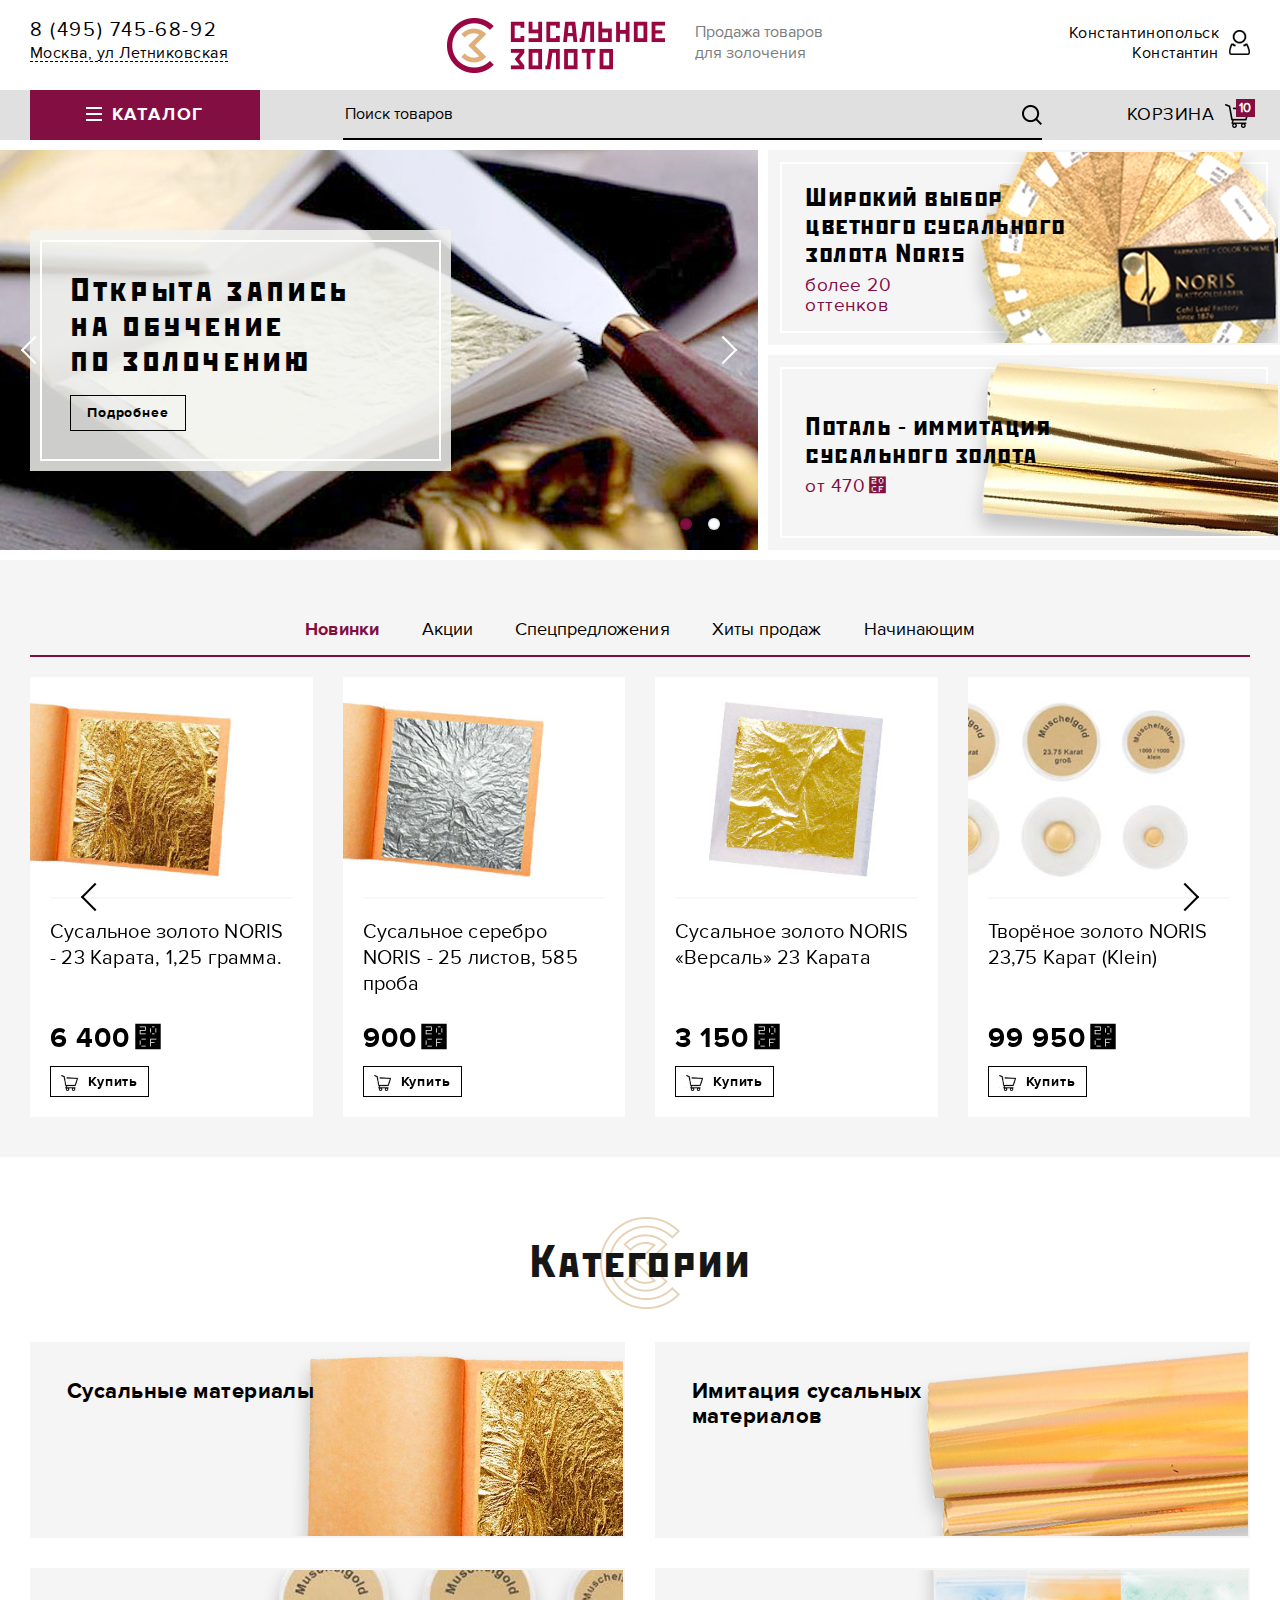
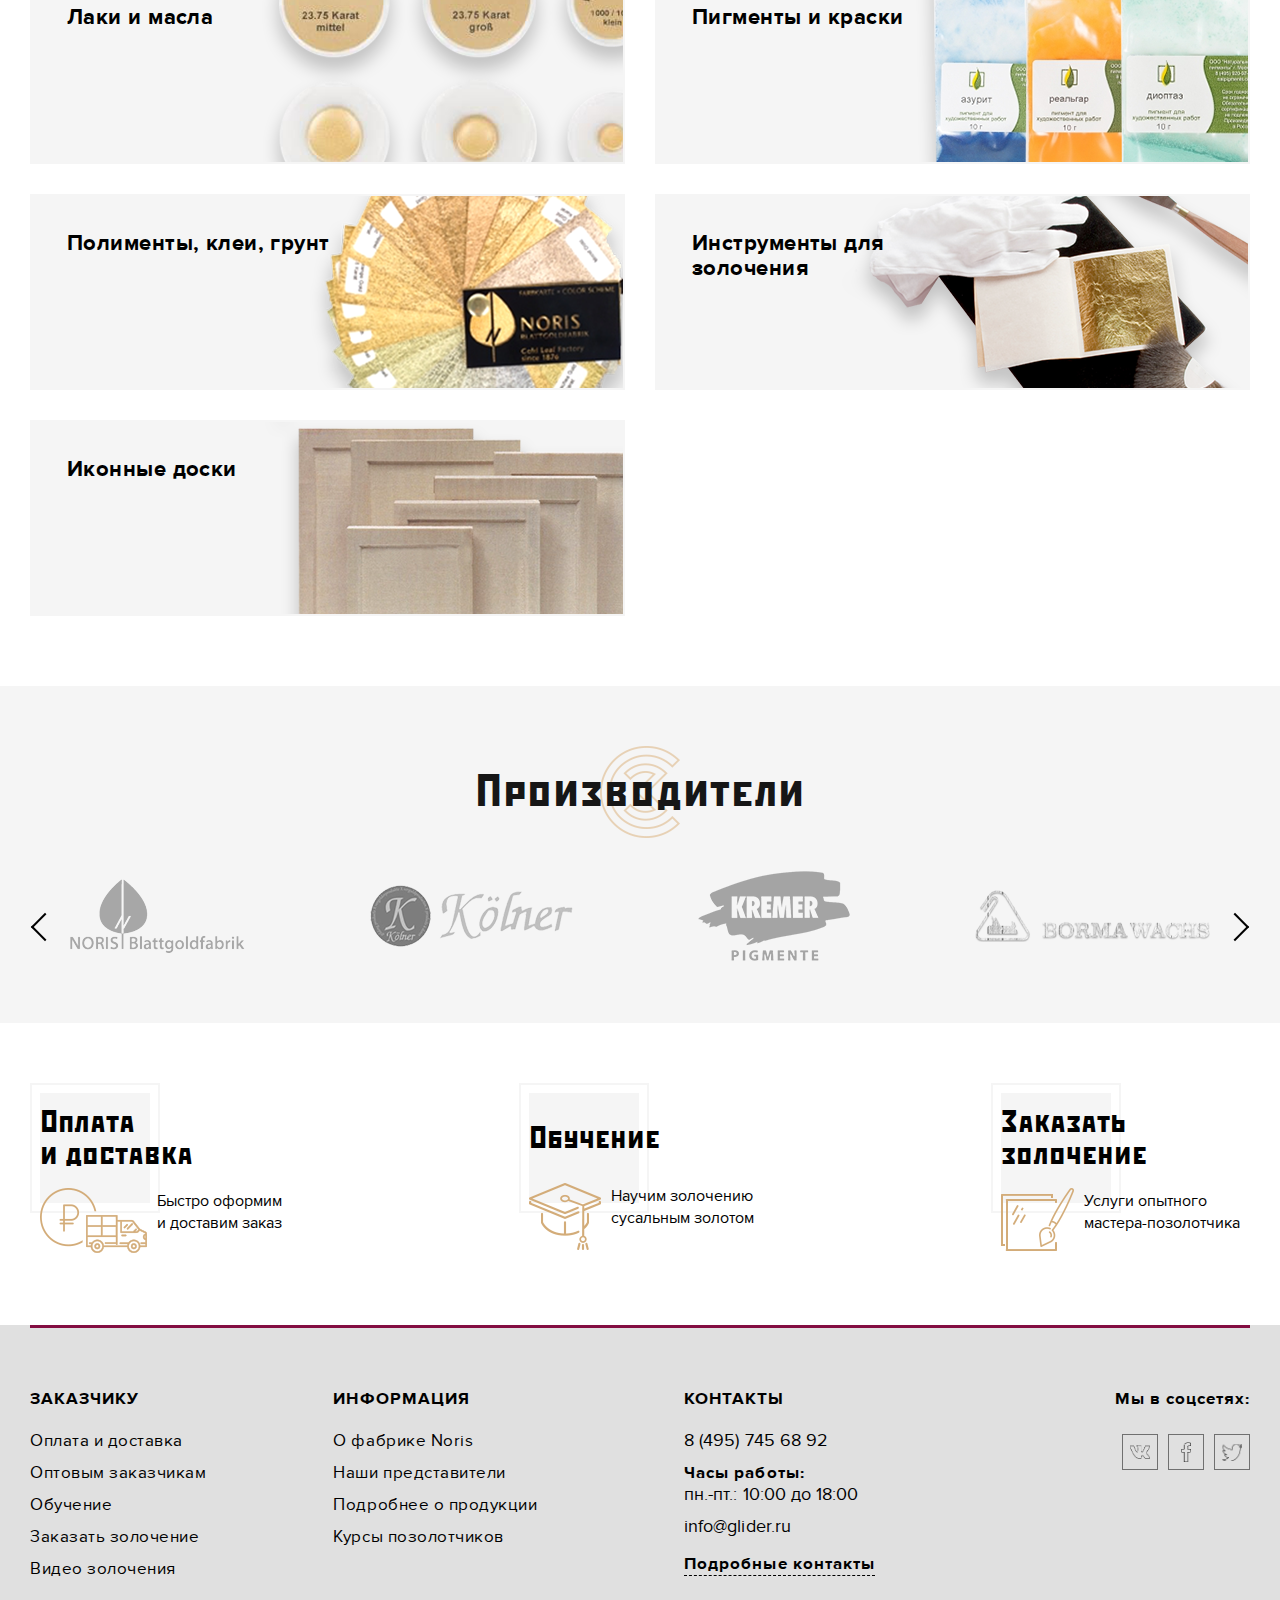
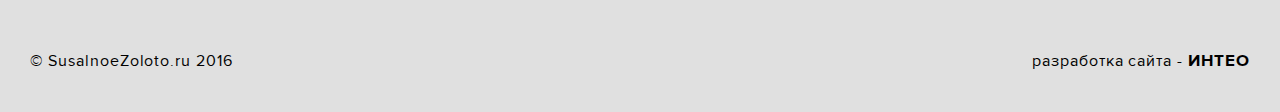
<file: index.html>
<!DOCTYPE html>
<html>
<head lang="ru">
  <meta charset="UTF-8">
  <title>Project</title>
  <link rel="stylesheet" href="f/css/flexslider.css">
  <link rel="stylesheet" href="f/css/main.css">
  <script src="f/js/jquery-1.11.3.min.js"></script>
  <script src="f/js/jquery.flexslider-min.js"></script>
  <script src="f/js/develplatform.editable.select.js"></script>
  <script src="f/js/validator.min.js"></script>
  <script src="f/js/main.js"></script>
</head>
<body> 
  <div class="wrap">
    <header class="header">
      <div class="container"> 
        <div class="row">
          <div class="header__main clearfix">
            <div class="header__contacts col-xs-4">
              <p>
                <span class="header__phone">8 (495) 745-68-92</span>
                <a href="#" class="header__address pseudo">Москва, ул Летниковская</a>
              </p>
            </div>
            <div class="header__logo col-xs-12 col-lg-4">
              <a href="/">
                <span>Продажа товаров <br>для золочения</span>
              </a>
            </div>
            <div class="header__contacts header__contacts_mobile col-xs-10 col-md-6">
              <p>
                <span class="header__phone">8 (495) 745-68-92</span>
                <a href="#" class="header__address pseudo">Москва, ул Летниковская</a>
              </p>
            </div>
            <div class="col-lg-4 col-md-6 col-xs-2 header__account">
              <a href="#" class="">
                <span>Константинопольский Константин</span>
                <img src="f/i/avatar.png" alt="">
              </a>
            </div>
            
          </div>
        </div>
      </div>
      <div class="header__control">
        <div class="container"> 
          <div class="row">
            <div class="col-sm-4 col-xs-3 col-lg-3">
              <nav class="header__catalog">
                <a href="#"><i></i><span>КАТАЛОГ</span></a>
                <ul>
                  <li>
                    <a href="#">Сусальные материалы</a>
                    <ul>
                      <li><a href="#">Сусальное золото</a></li>
                      <li><a href="#">Сусальное серебро и палладий</a></li>
                      <li><a href="#">Творёное золото и серебро</a></li>
                      <li><a href="#">Сусальное золото в рулонах</a></li>
                      <li><a href="#">Лаки и пудра</a></li>
                    </ul>
                  </li>
                  <li>
                    <a href="#">Имитация сусальных материалов</a>
                    <ul>
                      <li><a href="#">Сусальное золото</a></li>
                      <li><a href="#">Сусальное серебро и палладий</a></li>
                      <li><a href="#">Творёное золото и серебро</a></li>
                      <li><a href="#">Сусальное золото в рулонах</a></li>
                      <li><a href="#">Лаки и пудра</a></li>
                    </ul>
                  </li>
                  <li>
                    <a href="#">Полименты, клеи, грунт</a>
                    <ul>
                      <li><a href="#">Сусальное золото</a></li>
                      <li><a href="#">Сусальное серебро и палладий</a></li>
                      <li><a href="#">Творёное золото и серебро</a></li>
                      <li><a href="#">Сусальное золото в рулонах</a></li>
                      <li><a href="#">Лаки и пудра</a></li>
                    </ul>
                  </li>
                  <li>
                    <a href="#">Лаки и масла</a>
                    <ul>
                      <li><a href="#">Сусальное золото</a></li>
                      <li><a href="#">Сусальное серебро и палладий</a></li>
                      <li><a href="#">Творёное золото и серебро</a></li>
                      <li><a href="#">Сусальное золото в рулонах</a></li>
                      <li><a href="#">Лаки и пудра</a></li>
                    </ul>
                  </li>
                  <li>
                    <a href="#">Пигменты и краски</a>
                    <ul>
                      <li><a href="#">Сусальное золото</a></li>
                      <li><a href="#">Сусальное серебро и палладий</a></li>
                      <li><a href="#">Творёное золото и серебро</a></li>
                      <li><a href="#">Сусальное золото в рулонах</a></li>
                      <li><a href="#">Лаки и пудра</a></li>
                    </ul>
                  </li>
                  <li>
                    <a href="#">Инструменты для золочения</a>
                    <ul>
                      <li><a href="#">Сусальное золото</a></li>
                      <li><a href="#">Сусальное серебро и палладий</a></li>
                      <li><a href="#">Творёное золото и серебро</a></li>
                      <li><a href="#">Сусальное золото в рулонах</a></li>
                      <li><a href="#">Лаки и пудра</a></li>
                    </ul>
                  </li>
                  <li>
                    <a href="#">Иконные доски</a>
                    <ul>
                      <li><a href="#">Сусальное золото</a></li>
                      <li><a href="#">Сусальное серебро и палладий</a></li>
                      <li><a href="#">Творёное золото и серебро</a></li>
                      <li><a href="#">Сусальное золото в рулонах</a></li>
                      <li><a href="#">Лаки и пудра</a></li>
                    </ul>
                  </li>
                </ul>
              </nav>
            </div>
            <div class="col-sm-7 col-xs-8">
              <form class="header__search">
                <input type="text" placeholder="Поиск товаров">
                <button>&nbsp;</button>
              </form>
            </div>
            <div class="col-lg-2 col-xs-1 header__basket">
              <a href="#">
                <span>КОРЗИНА</span>
                <i class="icon-basket"></i>
                <b>10</b>
              </a>
            </div>
          </div>
      </div>
    </header>
    <main role="main" class="content">
      <div class="preface">
        <div class="preface__main">
          <div id="preface-slider" class="preface-slider slider">
            <ul class="slides">
              <li>
                <div class="preface__img">
                  <img src="f/i/preface/1.jpg" alt="">
                </div>
                <div class="preface__holder">
                  <div class="preface__table container">
                    <div class="preface__row">
                      <div class="preface__cell">
                        <div class="preface__content">
                          <p class="preface__title">Открыта запись на&nbsp;обучение по&nbsp;золочению</p>
                          <a href="#" class="btn">Подробнее</a>
                        </div>
                      </div>
                    </div>
                  </div>
                </div>
              </li>
              <li>
                <div class="preface__img">
                  <img src="f/i/preface/1.jpg" alt="">
                </div>
                <div class="preface__holder">
                  <div class="preface__table container">
                    <div class="preface__row">
                      <div class="preface__cell">
                        <div class="preface__content">
                          <p class="preface__title">Открыта запись на&nbsp;обучение по&nbsp;золочению</p>
                          <a href="#" class="btn">Подробнее</a>
                        </div>
                      </div>
                    </div>
                  </div>
                </div>
              </li>
            </ul>
            <div class="flexslider-navigation">
              <a href="#" class="flex-prev">&nbsp;</a>
              <a href="#" class="flex-next">&nbsp;</a> 
            </div>
          </div>
        </div><div class="preface__add">
          <div class="preface__stretch">
            <a href="#" class="stretch stretch_bordered stretch_center">
              <span class="stretch__holder">
                <img src="f/i/stretch/1.png" class="stretch__img" alt="">
                <b>Широкий выбор цветного сусального золота Noris</b>
                <span class="stretch__caption">более 20 оттенков </span>
              </span>
            </a>
          </div><div class="preface__stretch">
            <a href="#" class="stretch stretch_bordered stretch_center">
              <span class="stretch__holder">
                <img src="f/i/stretch/2.png"  class="stretch__img" alt="">
                <b>Поталь - иммитация сусального золота</b>
                <span class="stretch__caption">от 470<i class="rub">&#8399;</i></span>
              </span>
            </a>
          </div>
        </div>
      </div>
      <div class="pop-goods section switcher">
        <div class="container">
          <div class="pop-goods__control switcher__control">
            <ul>
              <li class="active switcher__btn">Новинки</li>
              <li class="switcher__btn">Акции</li>
              <li class="switcher__btn">Спецпредложения</li>
              <li class="switcher__btn">Хиты продаж</li>
              <li class="switcher__btn">Начинающим</li>
            </ul>
          </div>
          <div class="pop-goods__holder slider same-height pop-goods-slider clearfix" id="pop-goods-slider">
            <ul class="slides goods-list same-height__row">
              <li>
                <div class="row">
                  <div class="col-xs-12 col-lg-3 col-md-4 col-sm-6">
                    <a href="#" class="goods-list__item same-height__item">
                      <span class="goods-list__img">
                        <img src="f/i/goods-list/1.jpg" alt="" class="">
                      </span>
                      <span class="goods-list__info same-height__content">
                        <span class="goods-list__name">Сусальное золото NORIS - 23 Карата, 1,25 грамма.</span>
                        <span class="goods-list__buy">
                          <span class="goods-list__price">6 400<i class="rub">&#8399;</i></span>
                          <span class="btn"><i class="icon-basket"><i></i></i>Купить</span>
                        </span>
                      </span>
                    </a>
                  </div>
                  <div class="col-xs-12 col-lg-3 col-md-4 col-sm-6">
                    <a href="#" class="goods-list__item same-height__item">
                      <span class="goods-list__img">
                        <img src="f/i/goods-list/2.jpg" alt="" class="">
                      </span>
                      <span class="goods-list__info same-height__content">
                        <span class="goods-list__name">Сусальное серебро NORIS - 25 листов, 585 проба</span>
                        <span class="goods-list__buy">
                          <span class="goods-list__price">900<i class="rub">&#8399;</i></span>
                          <span class="btn"><i class="icon-basket"><i></i></i>Купить</span>
                        </span>
                      </span>
                    </a>
                  </div>
                  <div class="col-xs-12 col-lg-3 col-md-4 col-sm-6">
                    <a href="#" class="goods-list__item same-height__item">
                      <span class="goods-list__img goods-list__img_center">
                        <img src="f/i/goods-list/3.jpg" alt="" class="">
                      </span>
                      <span class="goods-list__info same-height__content">
                        <span class="goods-list__name">Сусальное золото NORIS «Версаль» 23 Карата </span>
                        <span class="goods-list__buy">
                          <span class="goods-list__price">3 150<i class="rub">&#8399;</i></span>
                          <span class="btn"><i class="icon-basket"><i></i></i>Купить</span>
                        </span>
                      </span>
                    </a>
                  </div>
                  <div class="col-xs-12 col-lg-3 col-md-4 col-sm-6">
                    <a href="#" class="goods-list__item same-height__item">
                      <span class="goods-list__img">
                        <img src="f/i/goods-list/4.jpg" alt="" class="">
                      </span>
                      <span class="goods-list__info same-height__content">
                        <span class="goods-list__name">Творёное золото NORIS 23,75 Карат (Klein)</span>
                        <span class="goods-list__buy">
                          <span class="goods-list__price">99 950<i class="rub">&#8399;</i></span>
                          <span class="btn"><i class="icon-basket"><i></i></i>Купить</span>
                        </span>
                      </span>
                    </a>
                  </div>
                </div>
              </li>
              <li>
                <div class="row">
                  <div class="col-xs-12 col-lg-3 col-md-4 col-sm-6">
                    <a href="#" class="goods-list__item same-height__item">
                      <span class="goods-list__img">
                        <img src="f/i/goods-list/1.jpg" alt="" class="">
                      </span>
                      <span class="goods-list__info same-height__content">
                        <span class="goods-list__name">Сусальное золото NORIS - 23 Карата, 1,25 грамма.</span>
                        <span class="goods-list__buy">
                          <span class="goods-list__price">6 400<i class="rub">&#8399;</i></span>
                          <span class="btn"><i class="icon-basket"><i></i></i>Купить</span>
                        </span>
                      </span>
                    </a>
                  </div>
                  <div class="col-xs-12 col-lg-3 col-md-4 col-sm-6">
                    <a href="#" class="goods-list__item same-height__item">
                      <span class="goods-list__img">
                        <img src="f/i/goods-list/2.jpg" alt="" class="">
                      </span>
                      <span class="goods-list__info same-height__content">
                        <span class="goods-list__name">Сусальное серебро NORIS - 25 листов, 585 проба</span>
                        <span class="goods-list__buy">
                          <span class="goods-list__price">900<i class="rub">&#8399;</i></span>
                          <span class="btn"><i class="icon-basket"><i></i></i>Купить</span>
                        </span>
                      </span>
                    </a>
                  </div>
                  <div class="col-xs-12 col-lg-3 col-md-4 col-sm-6">
                    <a href="#" class="goods-list__item same-height__item">
                      <span class="goods-list__img goods-list__img_center">
                        <img src="f/i/goods-list/3.jpg" alt="" class="">
                      </span>
                      <span class="goods-list__info same-height__content">
                        <span class="goods-list__name">Сусальное золото NORIS «Версаль» 23 Карата </span>
                        <span class="goods-list__buy">
                          <span class="goods-list__price">3 150<i class="rub">&#8399;</i></span>
                          <span class="btn"><i class="icon-basket"><i></i></i>Купить</span>
                        </span>
                      </span>
                    </a>
                  </div>
                  <div class="col-xs-12 col-lg-3 col-md-4 col-sm-6">
                    <a href="#" class="goods-list__item same-height__item">
                      <span class="goods-list__img">
                        <img src="f/i/goods-list/4.jpg" alt="" class="">
                      </span>
                      <span class="goods-list__info same-height__content">
                        <span class="goods-list__name">Творёное золото NORIS 23,75 Карат (Klein)</span>
                        <span class="goods-list__buy">
                          <span class="goods-list__price">99 950<i class="rub">&#8399;</i></span>
                          <span class="btn"><i class="icon-basket"><i></i></i>Купить</span>
                        </span>
                      </span>
                    </a>
                  </div>
                </div>
              </li>
            </ul>
            <div class="flexslider-navigation">
              <a href="#" class="flex-prev">&nbsp;</a>
              <a href="#" class="flex-next">&nbsp;</a>
            </div>
          </div>
        </div>
      </div>
      <div class="section">
        <div class="container">
          <h2 class="h1 iconed-title">Категории</h2>
          <div class="row">
            <div class="col-md-6 col-xs-12">
              <a href="#" class="stretch">
                <span class="stretch__holder">
                  <img src="f/i/stretch/3.png"  class="stretch__img" alt="">
                  <b>Сусальные материалы</b>
                  <span class="btn">Перейти<i class="arrow"></i></span>
                </span>
              </a>
            </div>
            <div class="col-md-6 col-xs-12">
              <a href="#" class="stretch">
                <span class="stretch__holder">
                  <img src="f/i/stretch/4.png"  class="stretch__img" alt="">
                  <b>Имитация сусальных материалов</b>
                  <span class="btn">Перейти<i class="arrow"></i></span>
                </span>
              </a>
            </div>
          </div>
          <div class="row">
            <div class="col-md-6 col-xs-12">
              <a href="#" class="stretch">
                <span class="stretch__holder">
                  <img src="f/i/stretch/5.png"  class="stretch__img" alt="">
                  <b>Лаки и масла</b>
                  <span class="btn">Перейти<i class="arrow"></i></span>
                </span>
              </a>
            </div>
            <div class="col-md-6 col-xs-12">
              <a href="#" class="stretch">
                <span class="stretch__holder">
                  <img src="f/i/stretch/6.png"  class="stretch__img" alt="">
                  <b>Пигменты и краски</b>
                  <span class="btn">Перейти<i class="arrow"></i></span>
                </span>
              </a>
            </div>
          </div>
          <div class="row">
            <div class="col-md-6 col-xs-12">
              <a href="#" class="stretch">
                <span class="stretch__holder">
                  <img src="f/i/stretch/1.png"  class="stretch__img" alt="">
                  <b>Полименты, клеи, грунт</b>
                  <span class="btn">Перейти<i class="arrow"></i></span>
                </span>
              </a>
            </div>
            <div class="col-md-6 col-xs-12">
              <a href="#" class="stretch">
                <span class="stretch__holder">
                  <img src="f/i/stretch/7.png"  class="stretch__img" alt="">
                  <b>Инструменты для золочения</b>
                  <span class="btn">Перейти<i class="arrow"></i></span>
                </span>
              </a>
            </div>
          </div>
          <div class="row">
            <div class="col-md-6 col-xs-12">
              <a href="#" class="stretch">
                <span class="stretch__holder">
                  <img src="f/i/stretch/8.png"  class="stretch__img" alt="">
                  <b>Иконные доски</b>
                  <span class="btn">Перейти<i class="arrow"></i></span>
                </span>
              </a>
            </div>
          </div>
        </div>
      </div>
      <div class="section section_grey">
        <div class="container">
          <h2 class="h1 iconed-title">Производители</h2>
          <div class="producers slider" id="producers">
            <ul class="slides">
              <li>
                <a href="#"><img src="f/i/producers/1.png" alt=""></a>
                <a href="#"><img src="f/i/producers/2.png" alt=""></a>
                <a href="#"><img src="f/i/producers/3.png" alt=""></a>
                <a href="#"><img src="f/i/producers/4.png" alt=""></a>
              </li>
              <li>
                <a href="#"><img src="f/i/producers/1.png" alt=""></a>
                <a href="#"><img src="f/i/producers/2.png" alt=""></a>
                <a href="#"><img src="f/i/producers/3.png" alt=""></a>
                <a href="#"><img src="f/i/producers/4.png" alt=""></a>
              </li>
            </ul>
            <div class="flexslider-navigation">
              <a href="#" class="flex-prev">&nbsp;</a>
              <a href="#" class="flex-next">&nbsp;</a>
            </div>
          </div>
        </div>
      </div>
      <div class="section">
        <div class="container">
          <ul class="services">
            <li>
              <p class="services__name"><span>Оплата <br> и доставка</span></p>
              <p class="services__text"><img src="f/i/services/1.png" alt=""><span>Быстро оформим <br>и доставим заказ</span></p>
            </li>
            <li>
              <p class="services__name"><span>Обучение</span></p>
              <p class="services__text"><img src="f/i/services/2.png" alt=""><span>Научим золочению <br> сусальным золотом</span></p>
            </li>
            <li>
              <p class="services__name"><span>Заказать <br> золочение</span></p>
              <p class="services__text"><img src="f/i/services/3.png" alt=""><span>Услуги опытного<br> мастера-позолотчика</span></p>
            </li>
          </ul>
        </div>
      </div>
    </main>
    <footer class="footer">
      <div class="container">
        <div class="footer__wrap">
          <div class="footer__holder">
            <div class="footer__col">
              <p class="footer__subtitle">ЗАКАЗЧИКУ</p>
              <ul class="footer__menu">
                <li><a href="#">Оплата и доставка</a></li>
                <li><a href="#">Оптовым заказчикам</a></li>
                <li><a href="#">Обучение</a></li>
                <li><a href="#">Заказать золочение</a></li>
                <li><a href="#">Видео золочения</a></li>
              </ul>
            
            </div><div class="footer__col">
              <p class="footer__subtitle">ИНФОРМАЦИЯ</p>
              <ul class="footer__menu">
                <li><a href="#">О фабрике Noris</a></li>
                <li><a href="#">Наши представители</a></li>
                <li><a href="#">Подробнее о продукции</a></li>
                <li><a href="#">Курсы позолотчиков</a></li>
              </ul>
            
            </div><div class="footer__col">
              <p class="footer__subtitle">КОНТАКТЫ</p>
              <p class="footer__text">8 (495) 745 68 92</p>
              <p class="footer__caption">Часы работы:</p>
              <p class="footer__text">пн.-пт.: 10:00 до 18:00</p>
              <p class="footer__text"><a href="mailto:info@glider.ru">info@glider.ru</a></p>
              <a href="#" class="footer__caption pseudo">Подробные контакты</a>
            
            </div><div class="footer__col social social_footer">
              <p class="footer__subtitle">Мы в соцсетях:</p>
              <ul>
                <li><a href="#" class="social__vk">&nbsp;</a>
                </li><li><a href="#" class="social__fb">&nbsp;</a>
                </li><li><a href="#" class="social__tw">&nbsp;</a></li>
              </ul>
            </div>
          </div>
        </div>
        <span class="footer__copyright">© SusalnoeZoloto.ru 2016</span>
        <span class="footer__madeby">разработка сайта - <a href="#">ИНТЕО</a></span>
      </div>
    </footer>
  </div>
  <script>
    (function() {
      $(window).load(function() {
        $("#preface-slider").flexslider({
          animation: "slide",
          customDirectionNav: $("#preface-slider .flexslider-navigation a")
        });
        $("#pop-goods-slider").flexslider({
          animation: "slide",
          controlNav: false,
          customDirectionNav: $("#pop-goods-slider .flexslider-navigation a")
        });
        $("#producers").flexslider({
          animation: "slide",
          controlNav: false,
          items: 4,
          itemWidth: "25%",
          customDirectionNav: $("#producers .flexslider-navigation a")
        });
      });
    }());
  </script>
</body>
</html>
</file>
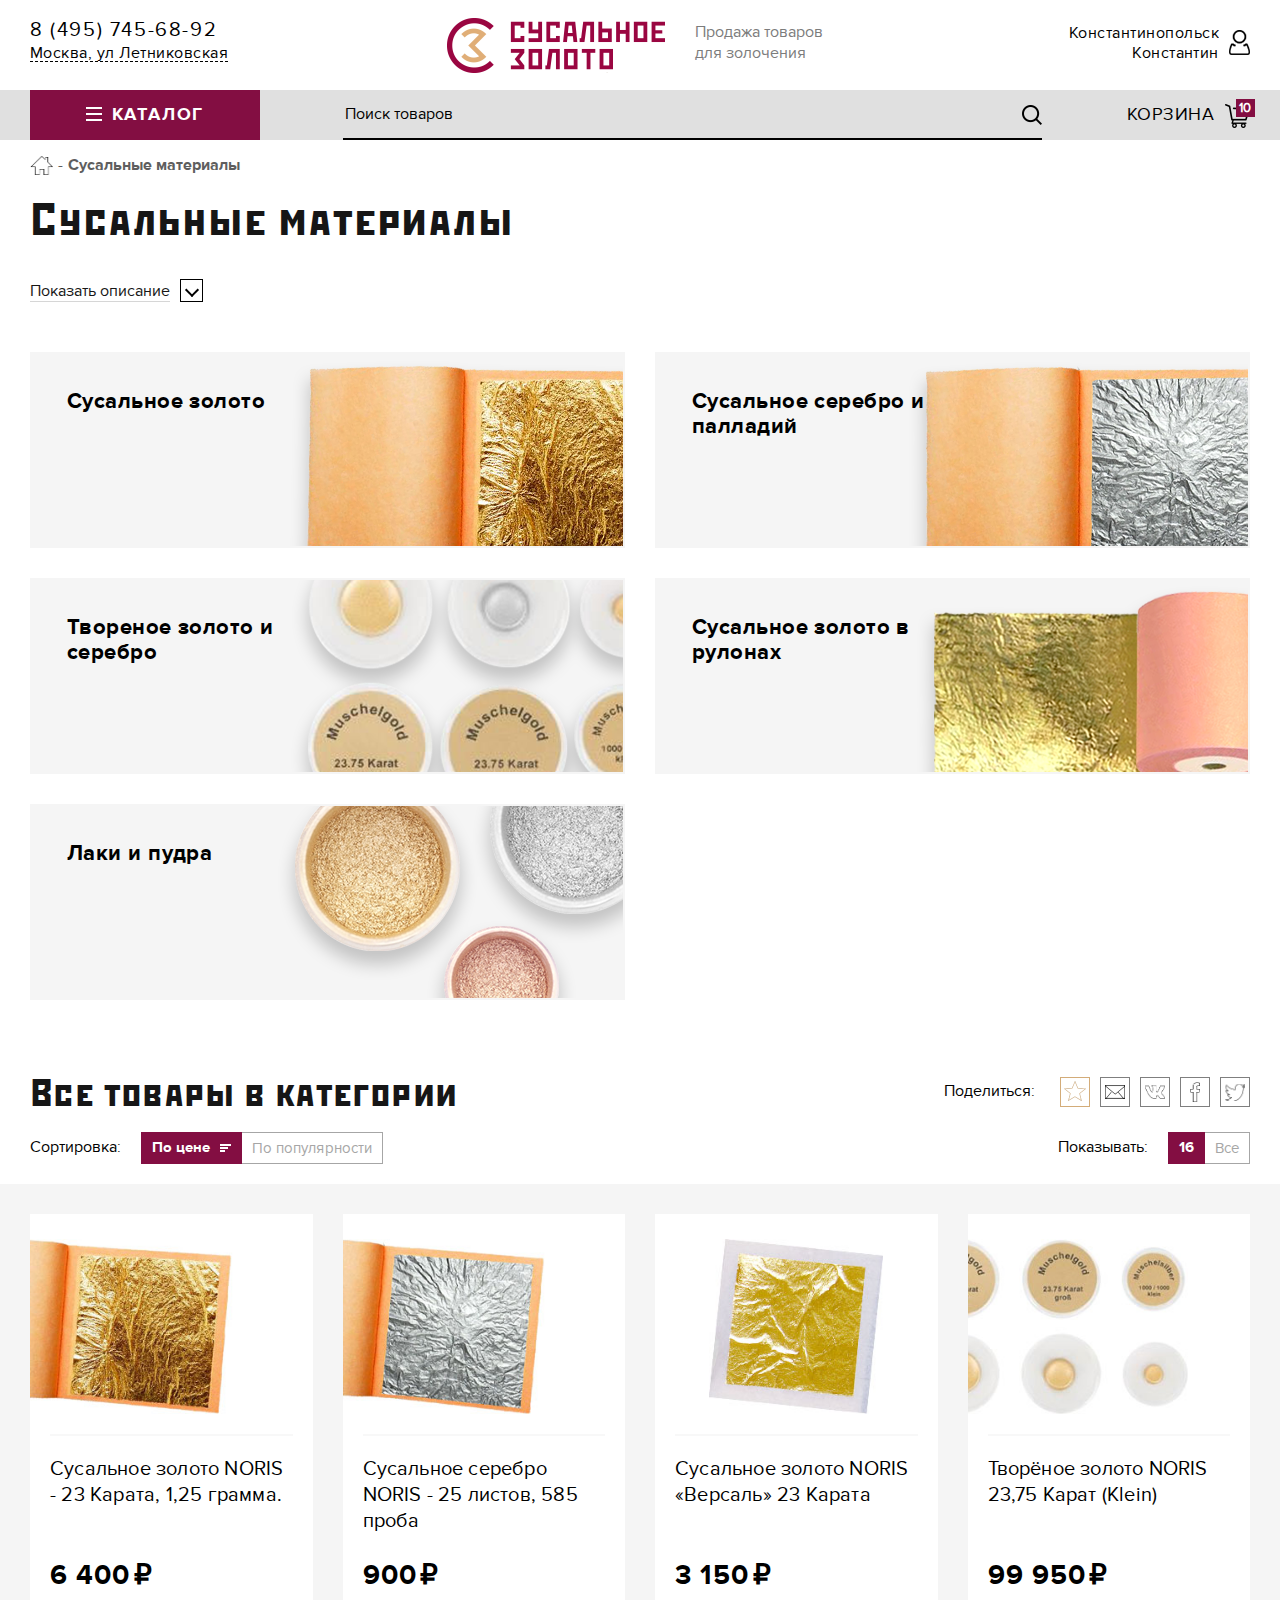
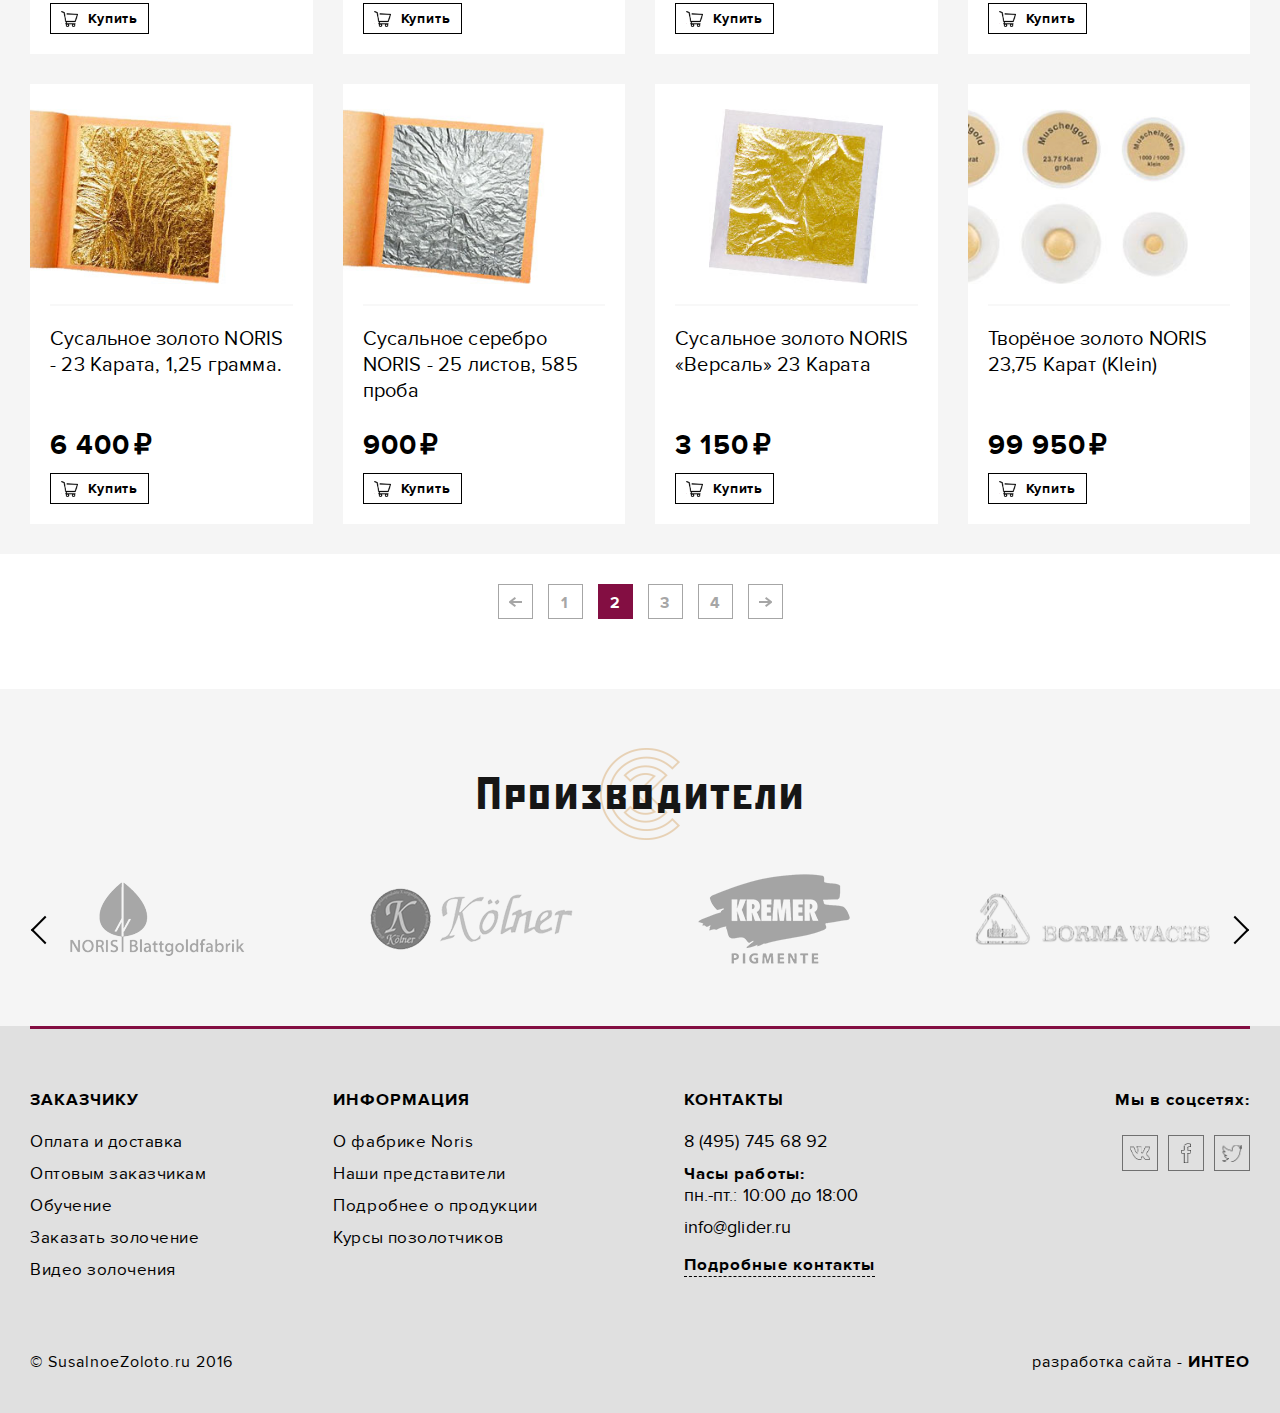
<file: index2.html>
<!DOCTYPE html>
<html>
<head lang="ru">
  <meta charset="UTF-8">
  <title>Project</title>
  <link rel="stylesheet" href="f/css/flexslider.css">
  <link rel="stylesheet" href="f/css/main.css">
  <script src="f/js/jquery-1.11.3.min.js"></script>
  <script src="f/js/jquery.flexslider-min.js"></script>
  <script src="f/js/develplatform.editable.select.js"></script>
  <script src="f/js/validator.min.js"></script>
  <script src="f/js/main.js"></script>
</head>
<body> 
  <div class="wrap">
    <header class="header">
      <div class="container"> 
        <div class="row">
          <div class="header__main clearfix">
            <div class="header__contacts col-xs-4">
              <p>
                <span class="header__phone">8 (495) 745-68-92</span>
                <a href="#" class="header__address pseudo">Москва, ул Летниковская</a>
              </p>
            </div>
            <div class="header__logo col-xs-12 col-lg-4">
              <a href="/">
                <span>Продажа товаров <br>для золочения</span>
              </a>
            </div>
            <div class="header__contacts header__contacts_mobile col-xs-10 col-md-6">
              <p>
                <span class="header__phone">8 (495) 745-68-92</span>
                <a href="#" class="header__address pseudo">Москва, ул Летниковская</a>
              </p>
            </div>
            <div class="col-lg-4 col-md-6 col-xs-2 header__account">
              <a href="#" class="">
                <span>Константинопольский Константин</span>
                <img src="f/i/avatar.png" alt="">
              </a>
            </div>
            
          </div>
        </div>
      </div>
      <div class="header__control">
        <div class="container"> 
          <div class="row">
            <div class="col-sm-4 col-xs-3 col-lg-3">
              <nav class="header__catalog">
                <a href="#"><i></i><span>КАТАЛОГ</span></a>
                <ul>
                  <li>
                    <a href="#">Сусальные материалы</a>
                    <ul>
                      <li><a href="#">Сусальное золото</a></li>
                      <li><a href="#">Сусальное серебро и палладий</a></li>
                      <li><a href="#">Творёное золото и серебро</a></li>
                      <li><a href="#">Сусальное золото в рулонах</a></li>
                      <li><a href="#">Лаки и пудра</a></li>
                    </ul>
                  </li>
                  <li>
                    <a href="#">Имитация сусальных материалов</a>
                    <ul>
                      <li><a href="#">Сусальное золото</a></li>
                      <li><a href="#">Сусальное серебро и палладий</a></li>
                      <li><a href="#">Творёное золото и серебро</a></li>
                      <li><a href="#">Сусальное золото в рулонах</a></li>
                      <li><a href="#">Лаки и пудра</a></li>
                    </ul>
                  </li>
                  <li>
                    <a href="#">Полименты, клеи, грунт</a>
                    <ul>
                      <li><a href="#">Сусальное золото</a></li>
                      <li><a href="#">Сусальное серебро и палладий</a></li>
                      <li><a href="#">Творёное золото и серебро</a></li>
                      <li><a href="#">Сусальное золото в рулонах</a></li>
                      <li><a href="#">Лаки и пудра</a></li>
                    </ul>
                  </li>
                  <li>
                    <a href="#">Лаки и масла</a>
                    <ul>
                      <li><a href="#">Сусальное золото</a></li>
                      <li><a href="#">Сусальное серебро и палладий</a></li>
                      <li><a href="#">Творёное золото и серебро</a></li>
                      <li><a href="#">Сусальное золото в рулонах</a></li>
                      <li><a href="#">Лаки и пудра</a></li>
                    </ul>
                  </li>
                  <li>
                    <a href="#">Пигменты и краски</a>
                    <ul>
                      <li><a href="#">Сусальное золото</a></li>
                      <li><a href="#">Сусальное серебро и палладий</a></li>
                      <li><a href="#">Творёное золото и серебро</a></li>
                      <li><a href="#">Сусальное золото в рулонах</a></li>
                      <li><a href="#">Лаки и пудра</a></li>
                    </ul>
                  </li>
                  <li>
                    <a href="#">Инструменты для золочения</a>
                    <ul>
                      <li><a href="#">Сусальное золото</a></li>
                      <li><a href="#">Сусальное серебро и палладий</a></li>
                      <li><a href="#">Творёное золото и серебро</a></li>
                      <li><a href="#">Сусальное золото в рулонах</a></li>
                      <li><a href="#">Лаки и пудра</a></li>
                    </ul>
                  </li>
                  <li>
                    <a href="#">Иконные доски</a>
                    <ul>
                      <li><a href="#">Сусальное золото</a></li>
                      <li><a href="#">Сусальное серебро и палладий</a></li>
                      <li><a href="#">Творёное золото и серебро</a></li>
                      <li><a href="#">Сусальное золото в рулонах</a></li>
                      <li><a href="#">Лаки и пудра</a></li>
                    </ul>
                  </li>
                </ul>
              </nav>
            </div>
            <div class="col-sm-7 col-xs-8">
              <form class="header__search">
                <input type="text" placeholder="Поиск товаров">
                <button>&nbsp;</button>
              </form>
            </div>
            <div class="col-lg-2 col-xs-1 header__basket">
              <a href="#">
                <span>КОРЗИНА</span>
                <i class="icon-basket"></i>
                <b>10</b>
              </a>
            </div>
          </div>
      </div>
    </header>
    <main role="main" class="content">
      <div class="container">
        <ul class="breadcrumbs">
          <li><a href="#"><i class="icon-home"></i></a>
          </li><li><span>Сусальные материалы</span></li>
        </ul>
        <h1>Сусальные материалы</h1>
        <div class="scroll-open">
          <div class="scroll-open__content">
            <p>Сусальное золото используется в&nbsp;различных направлениях декоративно-прикладного искусства.</p>
            <p>Слово &laquo;сусаль&raquo; переводится как &laquo;лицевая поверхность&raquo; или &laquo;лицо&raquo;. Ранее на&nbsp;территории Российской Империи сусальное золото изготавливали как небольшие фабрики, так и&nbsp;одиночные мастера-сусальщики. В&nbsp;20-м веке, к&nbsp;сожалению, развитие технологий изготовления сусального золота было полностью остановлено, а&nbsp;традиции были утрачены.</p>
            <p>Сегодня одним из&nbsp;ведущих мировых производителей сусального золота является немецкая компания Noris Blattgold GmbH, которая предлагает сусальное золото в&nbsp;самых разнообразных вариациях.</p>
            <p>Это обусловлено высоким качеством присыпки, которая изготавливается на&nbsp;фабрике специально. Золотые листы могут быть различной толщины (лигатурного веса) в&nbsp;зависимости от&nbsp;назначения. Из&nbsp;100&nbsp;г сплава изготавливают около 4000 листов сусального золота &laquo;Русский стандарт&raquo;. Для внутренних работ, таких как золочение рам, киотов, используется тонкое сусальное золото (1-2&nbsp;г на&nbsp;книжку), а&nbsp;для золочения куполов, скульптур или внешнего декора применяется золото с&nbsp;лигатурным весом более 2&nbsp;г. Например, в&nbsp;Петергофе фонтан &laquo;Самсон&raquo; покрыт сусальным золотом с&nbsp;лигатурным весом в&nbsp;5&nbsp;г.</p>
          </div>
          <p class="scroll-open__trig">
            <span class="scroll-open__trig-tr1">Показать описание</span>
            <span class="scroll-open__trig-tr2">Скрыть описание</span>
          </p>
        </div>
        <div class="row">
          <div class="col-md-6 col-xs-12">
            <a href="#" class="stretch">
              <span class="stretch__holder">
                <img src="f/i/stretch/3.png"  class="stretch__img" alt="">
                <b>Сусальное золото</b>
                <span class="btn">Перейти<i class="arrow"></i></span>
              </span>
            </a>
          </div>
          <div class="col-md-6 col-xs-12">
            <a href="#" class="stretch">
              <span class="stretch__holder">
                <img src="f/i/stretch/9.png"  class="stretch__img" alt="">
                <b>Сусальное серебро и палладий</b>
                <span class="btn">Перейти<i class="arrow"></i></span>
              </span>
            </a>
          </div>
        </div>
        <div class="row">
          <div class="col-md-6 col-xs-12">
            <a href="#" class="stretch">
              <span class="stretch__holder">
                <img src="f/i/stretch/10.png"  class="stretch__img" alt="">
                <b>Твореное золото и серебро</b>
                <span class="btn">Перейти<i class="arrow"></i></span>
              </span>
            </a>
          </div>
          <div class="col-md-6 col-xs-12">
            <a href="#" class="stretch">
              <span class="stretch__holder">
                <img src="f/i/stretch/12.png"  class="stretch__img" alt="">
                <b>Сусальное золото  в рулонах</b>
                <span class="btn">Перейти<i class="arrow"></i></span>
              </span>
            </a>
          </div>
        </div>
        <div class="row">
          <div class="col-md-6 col-xs-12">
            <a href="#" class="stretch">
              <span class="stretch__holder">
                <img src="f/i/stretch/11.png"  class="stretch__img" alt="">
                <b>Лаки и пудра</b>
                <span class="btn">Перейти<i class="arrow"></i></span>
              </span>
            </a>
          </div>
        </div>
      </div>
      <div class="section all-goods">
        <div class="container">
          <h2 class="all-goods__title">Все товары в категории</h2>
          <div class="all-goods__share social">
            <span>Поделиться:</span>
            <ul>
              <li><a class="social__fav" href="#">&nbsp;</a></li><li><a class="social__mail" href="#">&nbsp;</a></li><li><a href="#" class="social__vk">&nbsp;</a>
              </li><li><a href="#" class="social__fb">&nbsp;</a>
              </li><li><a href="#" class="social__tw">&nbsp;</a></li>
            </ul>
          </div>
          <div class="sorting switcher clearfix">
            <div class="all-goods__sort">
              <span>Сортировка:</span><ul class="switcher__control"><li class="switcher__btn active">По цене<i></i></li><li class="switcher__btn">По популярности</li></ul>
            </div>
            <div class="all-goods__show">
              <span>Показывать:</span><ul class="switcher__control"><li class="switcher__btn active">16</li><li class="switcher__btn">Все</li></ul>
            </div>
          </div>
        </div>
        <div class="all-goods__holder same-height goods-list">
          <div class="container">
            <div class="row same-height__row">
              <div class="col-xs-12 col-lg-3 col-md-4 col-sm-6">
                <a href="#" class="goods-list__item same-height__item">
                  <span class="goods-list__img">
                    <img src="f/i/goods-list/1.jpg" alt="" class="">
                  </span>
                  <span class="goods-list__info same-height__content">
                    <span class="goods-list__name">Сусальное золото NORIS - 23 Карата, 1,25 грамма.</span>
                    <span class="goods-list__buy">
                      <span class="goods-list__price">6 400<i class="rub">₽</i></span>
                      <span class="btn"><i class="icon-basket"><i></i></i>Купить</span>
                    </span>
                  </span>
                </a>
              </div>
              <div class="col-xs-12 col-lg-3 col-md-4 col-sm-6">
                <a href="#" class="goods-list__item same-height__item">
                  <span class="goods-list__img">
                    <img src="f/i/goods-list/2.jpg" alt="" class="">
                  </span>
                  <span class="goods-list__info same-height__content">
                    <span class="goods-list__name">Сусальное серебро NORIS - 25 листов, 585 проба</span>
                    <span class="goods-list__buy">
                      <span class="goods-list__price">900<i class="rub">₽</i></span>
                      <span class="btn"><i class="icon-basket"><i></i></i>Купить</span>
                    </span>
                  </span>
                </a>
              </div>
              <div class="col-xs-12 col-lg-3 col-md-4 col-sm-6">
                <a href="#" class="goods-list__item same-height__item">
                  <span class="goods-list__img goods-list__img_center">
                    <img src="f/i/goods-list/3.jpg" alt="" class="">
                  </span>
                  <span class="goods-list__info same-height__content">
                    <span class="goods-list__name">Сусальное золото NORIS «Версаль» 23 Карата </span>
                    <span class="goods-list__buy">
                      <span class="goods-list__price">3 150<i class="rub">₽</i></span>
                      <span class="btn"><i class="icon-basket"><i></i></i>Купить</span>
                    </span>
                  </span>
                </a>
              </div>
              <div class="col-xs-12 col-lg-3 col-md-4 col-sm-6">
                <a href="#" class="goods-list__item same-height__item">
                  <span class="goods-list__img">
                    <img src="f/i/goods-list/4.jpg" alt="" class="">
                  </span>
                  <span class="goods-list__info same-height__content">
                    <span class="goods-list__name">Творёное золото NORIS 23,75 Карат (Klein)</span>
                    <span class="goods-list__buy">
                      <span class="goods-list__price">99 950<i class="rub">₽</i></span>
                      <span class="btn"><i class="icon-basket"><i></i></i>Купить</span>
                    </span>
                  </span>
                </a>
              </div>
              <div class="col-xs-12 col-lg-3 col-md-4 col-sm-6">
                <a href="#" class="goods-list__item same-height__item">
                  <span class="goods-list__img">
                    <img src="f/i/goods-list/1.jpg" alt="" class="">
                  </span>
                  <span class="goods-list__info same-height__content">
                    <span class="goods-list__name">Сусальное золото NORIS - 23 Карата, 1,25 грамма.</span>
                    <span class="goods-list__buy">
                      <span class="goods-list__price">6 400<i class="rub">₽</i></span>
                      <span class="btn"><i class="icon-basket"><i></i></i>Купить</span>
                    </span>
                  </span>
                </a>
              </div>
              <div class="col-xs-12 col-lg-3 col-md-4 col-sm-6">
                <a href="#" class="goods-list__item same-height__item">
                  <span class="goods-list__img">
                    <img src="f/i/goods-list/2.jpg" alt="" class="">
                  </span>
                  <span class="goods-list__info same-height__content">
                    <span class="goods-list__name">Сусальное серебро NORIS - 25 листов, 585 проба</span>
                    <span class="goods-list__buy">
                      <span class="goods-list__price">900<i class="rub">₽</i></span>
                      <span class="btn"><i class="icon-basket"><i></i></i>Купить</span>
                    </span>
                  </span>
                </a>
              </div>
              <div class="col-xs-12 col-lg-3 col-md-4 col-sm-6">
                <a href="#" class="goods-list__item same-height__item">
                  <span class="goods-list__img goods-list__img_center">
                    <img src="f/i/goods-list/3.jpg" alt="" class="">
                  </span>
                  <span class="goods-list__info same-height__content">
                    <span class="goods-list__name">Сусальное золото NORIS «Версаль» 23 Карата </span>
                    <span class="goods-list__buy">
                      <span class="goods-list__price">3 150<i class="rub">₽</i></span>
                      <span class="btn"><i class="icon-basket"><i></i></i>Купить</span>
                    </span>
                  </span>
                </a>
              </div>
              <div class="col-xs-12 col-lg-3 col-md-4 col-sm-6">
                <a href="#" class="goods-list__item same-height__item">
                  <span class="goods-list__img">
                    <img src="f/i/goods-list/4.jpg" alt="" class="">
                  </span>
                  <span class="goods-list__info same-height__content">
                    <span class="goods-list__name">Творёное золото NORIS 23,75 Карат (Klein)</span>
                    <span class="goods-list__buy">
                      <span class="goods-list__price">99 950<i class="rub">₽</i></span>
                      <span class="btn"><i class="icon-basket"><i></i></i>Купить</span>
                    </span>
                  </span>
                </a>
              </div>
            </div>
          </div>
        </div>
        <ul class="paginator">
          <li><a href="#"><i></i></a>
          </li><li><a href="#">1</a>
          </li><li class="active"><a href="#">2</a>
          </li><li><a href="#">3</a>
          </li><li><a href="#">4</a>
          </li><li><a href="#"><i></i></a></li>
        </ul>
      </div>
      <div class="section section_grey">
        <div class="container">
          <h2 class="h1 iconed-title">Производители</h2>
          <div class="producers slider" id="producers">
            <ul class="slides">
              <li>
                <a href="#"><img src="f/i/producers/1.png" alt=""></a>
                <a href="#"><img src="f/i/producers/2.png" alt=""></a>
                <a href="#"><img src="f/i/producers/3.png" alt=""></a>
                <a href="#"><img src="f/i/producers/4.png" alt=""></a>
              </li>
              <li>
                <a href="#"><img src="f/i/producers/1.png" alt=""></a>
                <a href="#"><img src="f/i/producers/2.png" alt=""></a>
                <a href="#"><img src="f/i/producers/3.png" alt=""></a>
                <a href="#"><img src="f/i/producers/4.png" alt=""></a>
              </li>
            </ul>
            <div class="flexslider-navigation">
              <a href="#" class="flex-prev">&nbsp;</a>
              <a href="#" class="flex-next">&nbsp;</a>
            </div>
          </div>
        </div>
      </div>
    </main>
    <footer class="footer">
      <div class="container">
        <div class="footer__wrap">
          <div class="footer__holder">
            <div class="footer__col">
              <p class="footer__subtitle">ЗАКАЗЧИКУ</p>
              <ul class="footer__menu">
                <li><a href="#">Оплата и доставка</a></li>
                <li><a href="#">Оптовым заказчикам</a></li>
                <li><a href="#">Обучение</a></li>
                <li><a href="#">Заказать золочение</a></li>
                <li><a href="#">Видео золочения</a></li>
              </ul>
            
            </div><div class="footer__col">
              <p class="footer__subtitle">ИНФОРМАЦИЯ</p>
              <ul class="footer__menu">
                <li><a href="#">О фабрике Noris</a></li>
                <li><a href="#">Наши представители</a></li>
                <li><a href="#">Подробнее о продукции</a></li>
                <li><a href="#">Курсы позолотчиков</a></li>
              </ul>
            
            </div><div class="footer__col">
              <p class="footer__subtitle">КОНТАКТЫ</p>
              <p class="footer__text">8 (495) 745 68 92</p>
              <p class="footer__caption">Часы работы:</p>
              <p class="footer__text">пн.-пт.: 10:00 до 18:00</p>
              <p class="footer__text"><a href="mailto:info@glider.ru">info@glider.ru</a></p>
              <a href="#" class="footer__caption pseudo">Подробные контакты</a>
            
            </div><div class="footer__col social social_footer">
              <p class="footer__subtitle">Мы в соцсетях:</p>
              <ul>
                <li><a href="#" class="social__vk">&nbsp;</a>
                </li><li><a href="#" class="social__fb">&nbsp;</a>
                </li><li><a href="#" class="social__tw">&nbsp;</a></li>
              </ul>
            </div>
          </div>
        </div>
        <span class="footer__copyright">© SusalnoeZoloto.ru 2016</span>
        <span class="footer__madeby">разработка сайта - <a href="#">ИНТЕО</a></span>
      </div>
    </footer>
  </div>
  <script>
    (function() {
      $(window).load(function() {
        $("#producers").flexslider({
          animation: "slide",
          controlNav: false,
          items: 4,
          itemWidth: "25%",
          customDirectionNav: $("#producers .flexslider-navigation a")
        });
      });
    }());
  </script>
</body>
</html>
</file>
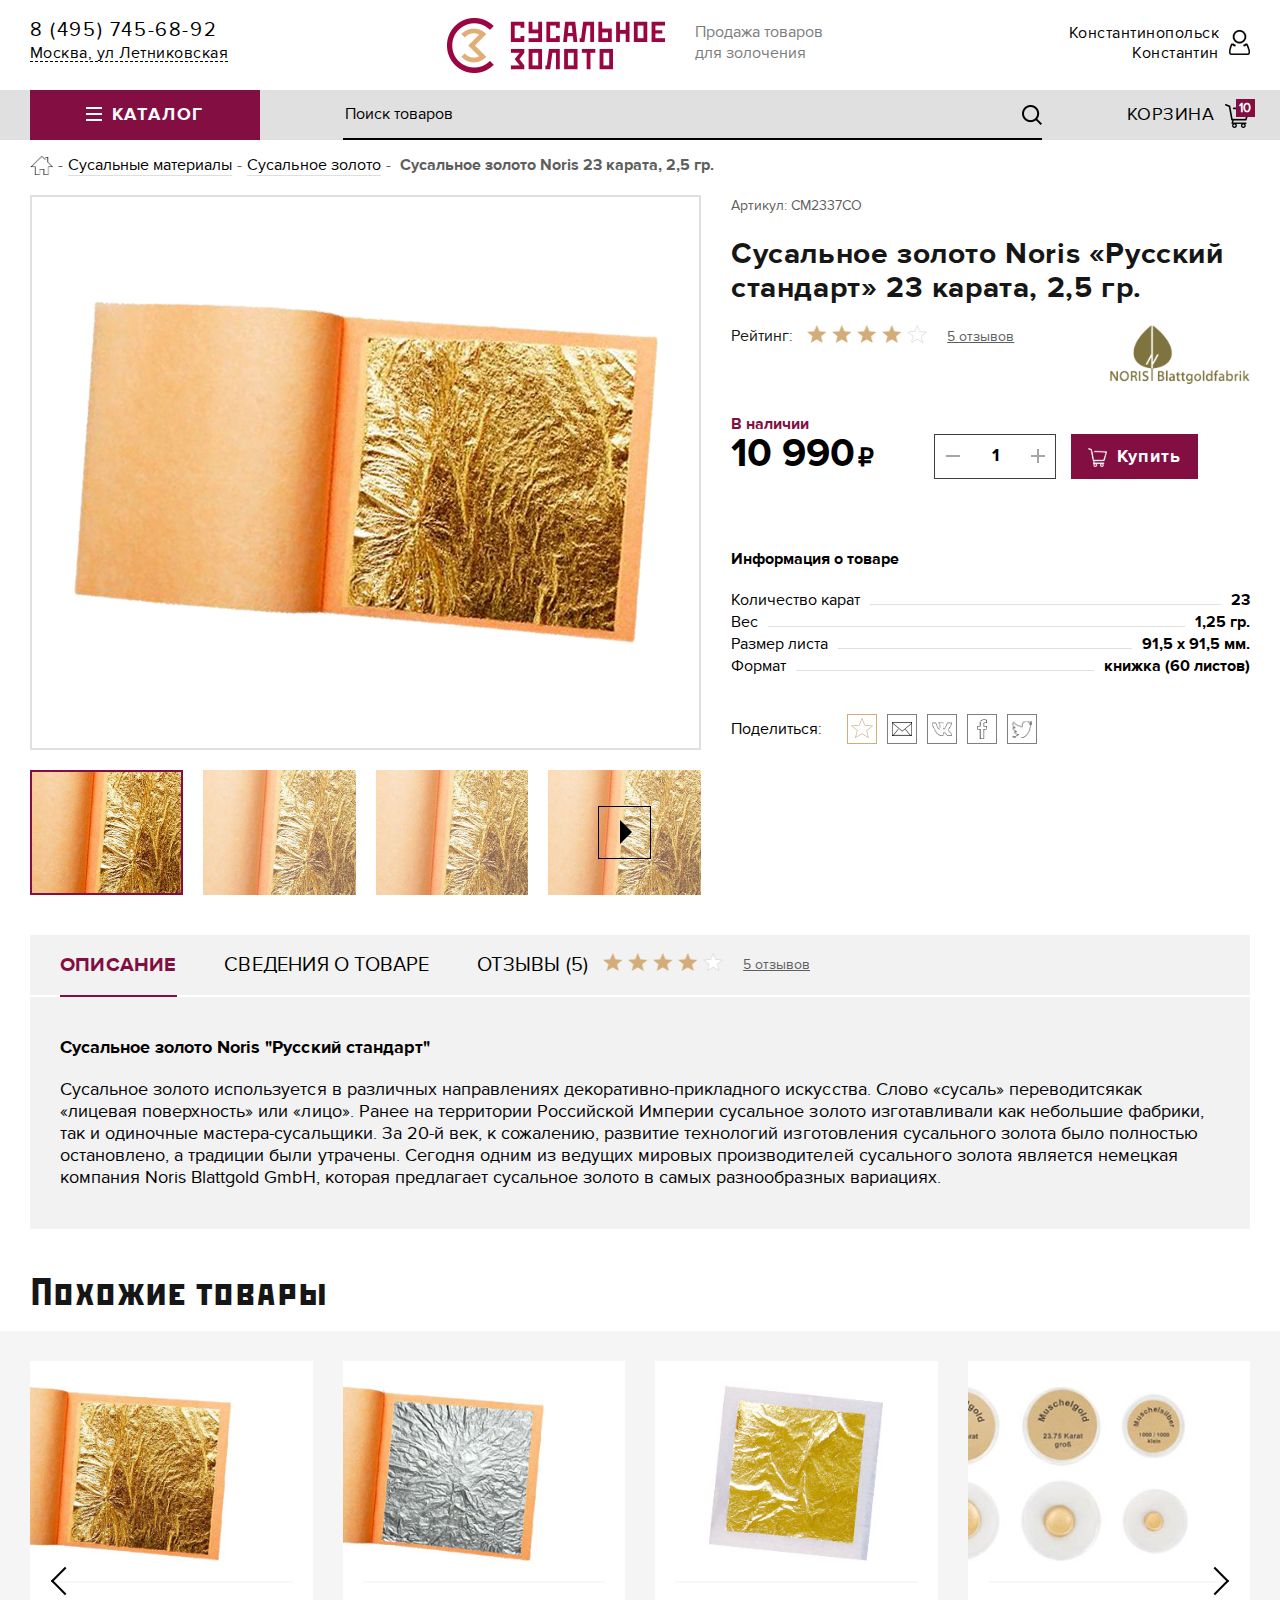
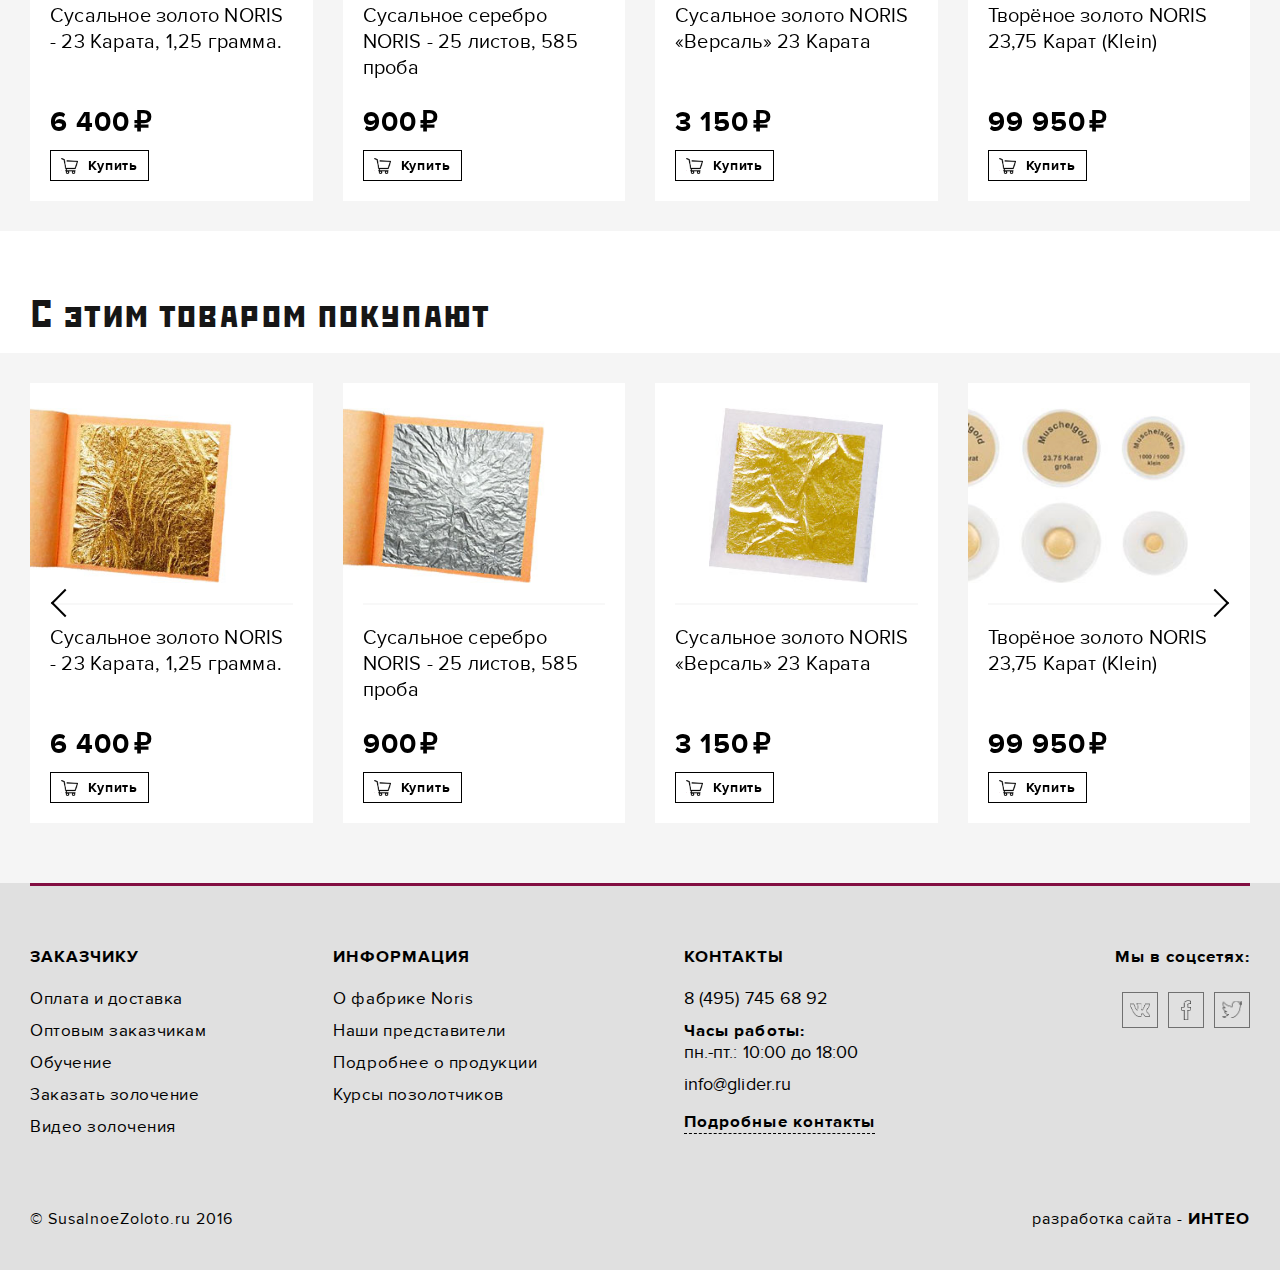
<file: index3.html>
<!DOCTYPE html>
<html>
<head lang="ru">
  <meta charset="UTF-8">
  <title>Project</title>
  <link rel="stylesheet" href="f/css/flexslider.css">
  <link rel="stylesheet" href="f/css/main.css">
  <script src="f/js/jquery-1.11.3.min.js"></script>
  <script src="f/js/jquery.flexslider-min.js"></script>
  <script src="f/js/develplatform.editable.select.js"></script>
  <script src="f/js/validator.min.js"></script>
  <script src="f/js/main.js"></script>
</head>
<body> 
  <div class="wrap">
    <header class="header">
      <div class="container"> 
        <div class="row">
          <div class="header__main clearfix">
            <div class="header__contacts col-xs-4">
              <p>
                <span class="header__phone">8 (495) 745-68-92</span>
                <a href="#" class="header__address pseudo">Москва, ул Летниковская</a>
              </p>
            </div>
            <div class="header__logo col-xs-12 col-lg-4">
              <a href="/">
                <span>Продажа товаров <br>для золочения</span>
              </a>
            </div>
            <div class="header__contacts header__contacts_mobile col-xs-10 col-md-6">
              <p>
                <span class="header__phone">8 (495) 745-68-92</span>
                <a href="#" class="header__address pseudo">Москва, ул Летниковская</a>
              </p>
            </div>
            <div class="col-lg-4 col-md-6 col-xs-2 header__account">
              <a href="#" class="">
                <span>Константинопольский Константин</span>
                <img src="f/i/avatar.png" alt="">
              </a>
            </div>
            
          </div>
        </div>
      </div>
      <div class="header__control">
        <div class="container"> 
          <div class="row">
            <div class="col-sm-4 col-xs-3 col-lg-3">
              <nav class="header__catalog">
                <a href="#"><i></i><span>КАТАЛОГ</span></a>
                <ul>
                  <li>
                    <a href="#">Сусальные материалы</a>
                    <ul>
                      <li><a href="#">Сусальное золото</a></li>
                      <li><a href="#">Сусальное серебро и палладий</a></li>
                      <li><a href="#">Творёное золото и серебро</a></li>
                      <li><a href="#">Сусальное золото в рулонах</a></li>
                      <li><a href="#">Лаки и пудра</a></li>
                    </ul>
                  </li>
                  <li>
                    <a href="#">Имитация сусальных материалов</a>
                    <ul>
                      <li><a href="#">Сусальное золото</a></li>
                      <li><a href="#">Сусальное серебро и палладий</a></li>
                      <li><a href="#">Творёное золото и серебро</a></li>
                      <li><a href="#">Сусальное золото в рулонах</a></li>
                      <li><a href="#">Лаки и пудра</a></li>
                    </ul>
                  </li>
                  <li>
                    <a href="#">Полименты, клеи, грунт</a>
                    <ul>
                      <li><a href="#">Сусальное золото</a></li>
                      <li><a href="#">Сусальное серебро и палладий</a></li>
                      <li><a href="#">Творёное золото и серебро</a></li>
                      <li><a href="#">Сусальное золото в рулонах</a></li>
                      <li><a href="#">Лаки и пудра</a></li>
                    </ul>
                  </li>
                  <li>
                    <a href="#">Лаки и масла</a>
                    <ul>
                      <li><a href="#">Сусальное золото</a></li>
                      <li><a href="#">Сусальное серебро и палладий</a></li>
                      <li><a href="#">Творёное золото и серебро</a></li>
                      <li><a href="#">Сусальное золото в рулонах</a></li>
                      <li><a href="#">Лаки и пудра</a></li>
                    </ul>
                  </li>
                  <li>
                    <a href="#">Пигменты и краски</a>
                    <ul>
                      <li><a href="#">Сусальное золото</a></li>
                      <li><a href="#">Сусальное серебро и палладий</a></li>
                      <li><a href="#">Творёное золото и серебро</a></li>
                      <li><a href="#">Сусальное золото в рулонах</a></li>
                      <li><a href="#">Лаки и пудра</a></li>
                    </ul>
                  </li>
                  <li>
                    <a href="#">Инструменты для золочения</a>
                    <ul>
                      <li><a href="#">Сусальное золото</a></li>
                      <li><a href="#">Сусальное серебро и палладий</a></li>
                      <li><a href="#">Творёное золото и серебро</a></li>
                      <li><a href="#">Сусальное золото в рулонах</a></li>
                      <li><a href="#">Лаки и пудра</a></li>
                    </ul>
                  </li>
                  <li>
                    <a href="#">Иконные доски</a>
                    <ul>
                      <li><a href="#">Сусальное золото</a></li>
                      <li><a href="#">Сусальное серебро и палладий</a></li>
                      <li><a href="#">Творёное золото и серебро</a></li>
                      <li><a href="#">Сусальное золото в рулонах</a></li>
                      <li><a href="#">Лаки и пудра</a></li>
                    </ul>
                  </li>
                </ul>
              </nav>
            </div>
            <div class="col-sm-7 col-xs-8">
              <form class="header__search">
                <input type="text" placeholder="Поиск товаров">
                <button>&nbsp;</button>
              </form>
            </div>
            <div class="col-lg-2 col-xs-1 header__basket">
              <a href="#">
                <span>КОРЗИНА</span>
                <i class="icon-basket"></i>
                <b>10</b>
              </a>
            </div>
          </div>
      </div>
    </header>
    <main role="main" class="content">
      <div class="container">
        <ul class="breadcrumbs">
          <li><a href="#"><i class="icon-home"></i></a>
          </li><li><a href="#">Сусальные материалы</a>
          </li><li><a href="#">Сусальное золото</a></li><li>
          <span>Сусальное золото Noris 23 карата, 2,5 гр.</span></li>
        </ul>
        <div class="goods-card">
          <div class="goods-card__wrap">
            <div class="goods-card__holder">
              <div class="goods-card__slider" id="goods-card-slider">
                <ul class="slides">
                  <li><img src="f/i/goods-card-slider/1.png" alt=""></li>
                  <li><img src="f/i/goods-card-slider/1.png" alt=""></li>
                  <li><img src="f/i/goods-card-slider/1.png" alt=""></li>
                  <li><img src="f/i/goods-card-slider/1.png" alt=""></li>
                </ul>
              </div><div id="goods-card-slider-thumb2" class="goods-card__thumb goods-card__thumb_mobile">
                <ul class="slides">
                  <li><p><img src="f/i/goods-card-slider/1.png" alt=""></p>
                  </li><li><p><img src="f/i/goods-card-slider/1.png" alt=""></p>
                  </li><li><p><img src="f/i/goods-card-slider/1.png" alt=""></p>
                  </li><li ><p><img src="f/i/goods-card-slider/1.png" alt=""><i></i></p>
                  </li>
                </ul>
              </div><div class="goods-card__info">
                <p class="goods-card__article">Артикул: СМ2337CO</p>
                <h1 class="goods-card__title">Сусальное золото Noris «Русский стандарт» 23 карата, 2,5 гр.</h1>
                <img class="goods-card__prod" src="f/i/producers/1.png" alt="">
                <div class="goods-card__rating">
                  <span>Рейтинг:
                  </span><ul>
                    <li></li><li class="active"></li><li></li><li></li><li></li>
                  </ul><a href="#">5 отзывов</a>
                </div>
                <form class="goods-card__buy"> 
                  <p class="goods-card__presence">В наличии</p>
                  <span class="goods-card__price">10 990<i class="rub">₽</i></span>
                  <div class="input-group counter">
                    <span class="input-group-btn">
                      <button class="btn btn-minuse" type="button"></button>
                    </span>
                    <input type="text" class="form-control" maxlength="3" value="1">
                    <span class="input-group-btn">
                      <button class="btn btn-pluss" type="button"></button>
                    </span>
                  </div>
                  <button class="btn btn-filled goods-card__buy-btn"><i class="icon-basket"></i>Купить</button>
                </form>
                <div class="goods-card__detail">
                  <b>Информация о товаре</b>
                  <p class="line"><span>Количество карат</span><span>23</span></p>
                  <p class="line"><span>Вес</span><span>1,25 гр.</span></p>
                  <p class="line"><span>Размер листа</span><span>91,5 х 91,5 мм.</span></p>
                  <p class="line"><span>Формат</span><span>книжка (60 листов)</span></p>
                </div>
                <div class="social">
                  <span>Поделиться:</span>
                  <ul>
                    <li><a class="social__fav" href="#">&nbsp;</a></li><li><a class="social__mail" href="#">&nbsp;</a></li><li><a href="#" class="social__vk">&nbsp;</a>
                    </li><li><a href="#" class="social__fb">&nbsp;</a>
                    </li><li><a href="#" class="social__tw">&nbsp;</a></li>
                  </ul>
                </div>
              </div>
            </div>
            <div class="goods-card__holder">
              <div id="goods-card-slider-thumb" class="goods-card__thumb">
                <ul class="slides">
                  <li><p><img src="f/i/goods-card-slider/1.png" alt=""></p>
                  </li><li><p><img src="f/i/goods-card-slider/1.png" alt=""></p>
                  </li><li><p><img src="f/i/goods-card-slider/1.png" alt=""></p>
                  </li><li ><p><img src="f/i/goods-card-slider/1.png" alt=""><i></i></p>
                  </li>
                </ul>
              </div>
            </div>
          </div>
          <div class="goods-card-description">
            <div class="goods-card-description__switcher switcher">
              <div class="switcher__control goods-card-description__control">
                <ul class="goods-card-description__btns">
                  <li class="switcher__btn active" data-switch-btn="dc1">ОПИСАНИЕ</li>
                  <li class="switcher__btn" data-switch-btn="dc2">СВЕДЕНИЯ О ТОВАРЕ</li>
                  <li class="switcher__btn" data-switch-btn="dc3">ОТЗЫВЫ (5)</li>
                </ul>
                <div class="goods-card__rating">
                  <ul>
                    <li></li><li class="active"></li><li></li><li></li><li></li>
                  </ul><a href="#">5 отзывов</a>
                </div>
              </div>
              <div class="switcher__wrap goods-card-description__holder">
                <div class="switcher__holder switcher__holder_active" data-switch-hold="dc1">
                  <p class="goods-card-description__title">Сусальное золото Noris "Русский стандарт"</p>
                  <p>Сусальное золото используется в&nbsp;различных направлениях декоративно-прикладного искусства. Слово &laquo;сусаль&raquo; переводитсякак &laquo;лицевая поверхность&raquo; или &laquo;лицо&raquo;. Ранее на&nbsp;территории Российской Империи сусальное золото изготавливали как небольшие фабрики, так и&nbsp;одиночные мастера-сусальщики. За&nbsp;20-й век, к&nbsp;сожалению, развитие технологий изготовления сусального золота было полностью остановлено, а&nbsp;традиции были утрачены. Сегодня одним из&nbsp;ведущих мировых производителей сусального золота является немецкая компания Noris Blattgold GmbH, которая предлагает сусальное золото в&nbsp;самых разнообразных вариациях.</p>
                </div>
                <div class="switcher__holder" data-switch-hold="dc2">
                  2
                </div>
                <div class="switcher__holder" data-switch-hold="dc3">
                  3
                </div>
              </div>
            </div>
          </div>
        </div>
      </div>
      <div class="container">
        <h2>Похожие товары</h2>
      </div>
      <div class="pop-goods pop-goods_padding" style="margin-bottom: 60px">
        <div class="pop-goods__holder slider same-height pop-goods-slider clearfix">
          <div class="container pop-goods__wrap"  id="pop-goods-slider">
            <ul class="slides goods-list same-height__row">
              <li>
                <div class="row">
                  <div class="col-xs-12 col-lg-3 col-md-4 col-sm-6">
                    <a href="#" class="goods-list__item same-height__item">
                      <span class="goods-list__img">
                        <img src="f/i/goods-list/1.jpg" alt="" class="">
                      </span>
                      <span class="goods-list__info same-height__content">
                        <span class="goods-list__name">Сусальное золото NORIS - 23 Карата, 1,25 грамма.</span>
                        <span class="goods-list__buy">
                          <span class="goods-list__price">6 400<i class="rub">₽</i></span>
                          <span class="btn"><i class="icon-basket"><i></i></i>Купить</span>
                        </span>
                      </span>
                    </a>
                  </div>
                  <div class="col-xs-12 col-lg-3 col-md-4 col-sm-6">
                    <a href="#" class="goods-list__item same-height__item">
                      <span class="goods-list__img">
                        <img src="f/i/goods-list/2.jpg" alt="" class="">
                      </span>
                      <span class="goods-list__info same-height__content">
                        <span class="goods-list__name">Сусальное серебро NORIS - 25 листов, 585 проба</span>
                        <span class="goods-list__buy">
                          <span class="goods-list__price">900<i class="rub">₽</i></span>
                          <span class="btn"><i class="icon-basket"><i></i></i>Купить</span>
                        </span>
                      </span>
                    </a>
                  </div>
                  <div class="col-xs-12 col-lg-3 col-md-4 col-sm-6">
                    <a href="#" class="goods-list__item same-height__item">
                      <span class="goods-list__img goods-list__img_center">
                        <img src="f/i/goods-list/3.jpg" alt="" class="">
                      </span>
                      <span class="goods-list__info same-height__content">
                        <span class="goods-list__name">Сусальное золото NORIS «Версаль» 23 Карата </span>
                        <span class="goods-list__buy">
                          <span class="goods-list__price">3 150<i class="rub">₽</i></span>
                          <span class="btn"><i class="icon-basket"><i></i></i>Купить</span>
                        </span>
                      </span>
                    </a>
                  </div>
                  <div class="col-xs-12 col-lg-3 col-md-4 col-sm-6">
                    <a href="#" class="goods-list__item same-height__item">
                      <span class="goods-list__img">
                        <img src="f/i/goods-list/4.jpg" alt="" class="">
                      </span>
                      <span class="goods-list__info same-height__content">
                        <span class="goods-list__name">Творёное золото NORIS 23,75 Карат (Klein)</span>
                        <span class="goods-list__buy">
                          <span class="goods-list__price">99 950<i class="rub">₽</i></span>
                          <span class="btn"><i class="icon-basket"><i></i></i>Купить</span>
                        </span>
                      </span>
                    </a>
                  </div>
                </div>
              </li>
              <li>
                <div class="row">
                  <div class="col-xs-12 col-lg-3 col-md-4 col-sm-6">
                    <a href="#" class="goods-list__item same-height__item">
                      <span class="goods-list__img">
                        <img src="f/i/goods-list/1.jpg" alt="" class="">
                      </span>
                      <span class="goods-list__info same-height__content">
                        <span class="goods-list__name">Сусальное золото NORIS - 23 Карата, 1,25 грамма.</span>
                        <span class="goods-list__buy">
                          <span class="goods-list__price">6 400<i class="rub">₽</i></span>
                          <span class="btn"><i class="icon-basket"><i></i></i>Купить</span>
                        </span>
                      </span>
                    </a>
                  </div>
                  <div class="col-xs-12 col-lg-3 col-md-4 col-sm-6">
                    <a href="#" class="goods-list__item same-height__item">
                      <span class="goods-list__img">
                        <img src="f/i/goods-list/2.jpg" alt="" class="">
                      </span>
                      <span class="goods-list__info same-height__content">
                        <span class="goods-list__name">Сусальное серебро NORIS - 25 листов, 585 проба</span>
                        <span class="goods-list__buy">
                          <span class="goods-list__price">900<i class="rub">₽</i></span>
                          <span class="btn"><i class="icon-basket"><i></i></i>Купить</span>
                        </span>
                      </span>
                    </a>
                  </div>
                  <div class="col-xs-12 col-lg-3 col-md-4 col-sm-6">
                    <a href="#" class="goods-list__item same-height__item">
                      <span class="goods-list__img goods-list__img_center">
                        <img src="f/i/goods-list/3.jpg" alt="" class="">
                      </span>
                      <span class="goods-list__info same-height__content">
                        <span class="goods-list__name">Сусальное золото NORIS «Версаль» 23 Карата </span>
                        <span class="goods-list__buy">
                          <span class="goods-list__price">3 150<i class="rub">₽</i></span>
                          <span class="btn"><i class="icon-basket"><i></i></i>Купить</span>
                        </span>
                      </span>
                    </a>
                  </div>
                  <div class="col-xs-12 col-lg-3 col-md-4 col-sm-6">
                    <a href="#" class="goods-list__item same-height__item">
                      <span class="goods-list__img">
                        <img src="f/i/goods-list/4.jpg" alt="" class="">
                      </span>
                      <span class="goods-list__info same-height__content">
                        <span class="goods-list__name">Творёное золото NORIS 23,75 Карат (Klein)</span>
                        <span class="goods-list__buy">
                          <span class="goods-list__price">99 950<i class="rub">₽</i></span>
                          <span class="btn"><i class="icon-basket"><i></i></i>Купить</span>
                        </span>
                      </span>
                    </a>
                  </div>
                </div>
              </li>
            </ul>
            <div class="flexslider-navigation">
              <a href="#" class="flex-prev">&nbsp;</a>
              <a href="#" class="flex-next">&nbsp;</a>
            </div>
          </div>
        </div>
      </div>
      <div class="container">
        <h2>С этим товаром покупают</h2>
      </div>
      <div class="pop-goods pop-goods_padding" style="padding-bottom: 60px">
        <div class="pop-goods__holder slider same-height pop-goods-slider clearfix">
          <div class="container pop-goods__wrap"  id="pop-goods-slider2">
            <ul class="slides goods-list same-height__row">
              <li>
                <div class="row">
                  <div class="col-xs-12 col-lg-3 col-md-4 col-sm-6">
                    <a href="#" class="goods-list__item same-height__item">
                      <span class="goods-list__img">
                        <img src="f/i/goods-list/1.jpg" alt="" class="">
                      </span>
                      <span class="goods-list__info same-height__content">
                        <span class="goods-list__name">Сусальное золото NORIS - 23 Карата, 1,25 грамма.</span>
                        <span class="goods-list__buy">
                          <span class="goods-list__price">6 400<i class="rub">₽</i></span>
                          <span class="btn"><i class="icon-basket"><i></i></i>Купить</span>
                        </span>
                      </span>
                    </a>
                  </div>
                  <div class="col-xs-12 col-lg-3 col-md-4 col-sm-6">
                    <a href="#" class="goods-list__item same-height__item">
                      <span class="goods-list__img">
                        <img src="f/i/goods-list/2.jpg" alt="" class="">
                      </span>
                      <span class="goods-list__info same-height__content">
                        <span class="goods-list__name">Сусальное серебро NORIS - 25 листов, 585 проба</span>
                        <span class="goods-list__buy">
                          <span class="goods-list__price">900<i class="rub">₽</i></span>
                          <span class="btn"><i class="icon-basket"><i></i></i>Купить</span>
                        </span>
                      </span>
                    </a>
                  </div>
                  <div class="col-xs-12 col-lg-3 col-md-4 col-sm-6">
                    <a href="#" class="goods-list__item same-height__item">
                      <span class="goods-list__img goods-list__img_center">
                        <img src="f/i/goods-list/3.jpg" alt="" class="">
                      </span>
                      <span class="goods-list__info same-height__content">
                        <span class="goods-list__name">Сусальное золото NORIS «Версаль» 23 Карата </span>
                        <span class="goods-list__buy">
                          <span class="goods-list__price">3 150<i class="rub">₽</i></span>
                          <span class="btn"><i class="icon-basket"><i></i></i>Купить</span>
                        </span>
                      </span>
                    </a>
                  </div>
                  <div class="col-xs-12 col-lg-3 col-md-4 col-sm-6">
                    <a href="#" class="goods-list__item same-height__item">
                      <span class="goods-list__img">
                        <img src="f/i/goods-list/4.jpg" alt="" class="">
                      </span>
                      <span class="goods-list__info same-height__content">
                        <span class="goods-list__name">Творёное золото NORIS 23,75 Карат (Klein)</span>
                        <span class="goods-list__buy">
                          <span class="goods-list__price">99 950<i class="rub">₽</i></span>
                          <span class="btn"><i class="icon-basket"><i></i></i>Купить</span>
                        </span>
                      </span>
                    </a>
                  </div>
                </div>
              </li>
              <li>
                <div class="row">
                  <div class="col-xs-12 col-lg-3 col-md-4 col-sm-6">
                    <a href="#" class="goods-list__item same-height__item">
                      <span class="goods-list__img">
                        <img src="f/i/goods-list/1.jpg" alt="" class="">
                      </span>
                      <span class="goods-list__info same-height__content">
                        <span class="goods-list__name">Сусальное золото NORIS - 23 Карата, 1,25 грамма.</span>
                        <span class="goods-list__buy">
                          <span class="goods-list__price">6 400<i class="rub">₽</i></span>
                          <span class="btn"><i class="icon-basket"><i></i></i>Купить</span>
                        </span>
                      </span>
                    </a>
                  </div>
                  <div class="col-xs-12 col-lg-3 col-md-4 col-sm-6">
                    <a href="#" class="goods-list__item same-height__item">
                      <span class="goods-list__img">
                        <img src="f/i/goods-list/2.jpg" alt="" class="">
                      </span>
                      <span class="goods-list__info same-height__content">
                        <span class="goods-list__name">Сусальное серебро NORIS - 25 листов, 585 проба</span>
                        <span class="goods-list__buy">
                          <span class="goods-list__price">900<i class="rub">₽</i></span>
                          <span class="btn"><i class="icon-basket"><i></i></i>Купить</span>
                        </span>
                      </span>
                    </a>
                  </div>
                  <div class="col-xs-12 col-lg-3 col-md-4 col-sm-6">
                    <a href="#" class="goods-list__item same-height__item">
                      <span class="goods-list__img goods-list__img_center">
                        <img src="f/i/goods-list/3.jpg" alt="" class="">
                      </span>
                      <span class="goods-list__info same-height__content">
                        <span class="goods-list__name">Сусальное золото NORIS «Версаль» 23 Карата </span>
                        <span class="goods-list__buy">
                          <span class="goods-list__price">3 150<i class="rub">₽</i></span>
                          <span class="btn"><i class="icon-basket"><i></i></i>Купить</span>
                        </span>
                      </span>
                    </a>
                  </div>
                  <div class="col-xs-12 col-lg-3 col-md-4 col-sm-6">
                    <a href="#" class="goods-list__item same-height__item">
                      <span class="goods-list__img">
                        <img src="f/i/goods-list/4.jpg" alt="" class="">
                      </span>
                      <span class="goods-list__info same-height__content">
                        <span class="goods-list__name">Творёное золото NORIS 23,75 Карат (Klein)</span>
                        <span class="goods-list__buy">
                          <span class="goods-list__price">99 950<i class="rub">₽</i></span>
                          <span class="btn"><i class="icon-basket"><i></i></i>Купить</span>
                        </span>
                      </span>
                    </a>
                  </div>
                </div>
              </li>
            </ul>
            <div class="flexslider-navigation">
              <a href="#" class="flex-prev">&nbsp;</a>
              <a href="#" class="flex-next">&nbsp;</a>
            </div>
          </div>
          
          
        </div>
      </div>
    </main>
    <footer class="footer">
      <div class="container">
        <div class="footer__wrap">
          <div class="footer__holder">
            <div class="footer__col">
              <p class="footer__subtitle">ЗАКАЗЧИКУ</p>
              <ul class="footer__menu">
                <li><a href="#">Оплата и доставка</a></li>
                <li><a href="#">Оптовым заказчикам</a></li>
                <li><a href="#">Обучение</a></li>
                <li><a href="#">Заказать золочение</a></li>
                <li><a href="#">Видео золочения</a></li>
              </ul>
            
            </div><div class="footer__col">
              <p class="footer__subtitle">ИНФОРМАЦИЯ</p>
              <ul class="footer__menu">
                <li><a href="#">О фабрике Noris</a></li>
                <li><a href="#">Наши представители</a></li>
                <li><a href="#">Подробнее о продукции</a></li>
                <li><a href="#">Курсы позолотчиков</a></li>
              </ul>
            
            </div><div class="footer__col">
              <p class="footer__subtitle">КОНТАКТЫ</p>
              <p class="footer__text">8 (495) 745 68 92</p>
              <p class="footer__caption">Часы работы:</p>
              <p class="footer__text">пн.-пт.: 10:00 до 18:00</p>
              <p class="footer__text"><a href="mailto:info@glider.ru">info@glider.ru</a></p>
              <a href="#" class="footer__caption pseudo">Подробные контакты</a>
            
            </div><div class="footer__col social social_footer">
              <p class="footer__subtitle">Мы в соцсетях:</p>
              <ul>
                <li><a href="#" class="social__vk">&nbsp;</a>
                </li><li><a href="#" class="social__fb">&nbsp;</a>
                </li><li><a href="#" class="social__tw">&nbsp;</a></li>
              </ul>
            </div>
          </div>
        </div>
        <span class="footer__copyright">© SusalnoeZoloto.ru 2016</span>
        <span class="footer__madeby">разработка сайта - <a href="#">ИНТЕО</a></span>
      </div>
    </footer>
  </div>
  <script>
    (function() {
      $(window).load(function() {
        $('.goods-card__thumb').flexslider({
          animation: "slide",
          animationLoop: false,
          controlNav: false,
          itemWidth: "25%",
          slideshow: false,
          asNavFor: '#goods-card-slider'
        });
        $('#goods-card-slider').flexslider({
          animation: "slide",
          animationLoop: false,
          slideshow: false,
          sync: ".goods-card__thumb",
          controlNav: false
        });
        $(".goods-card__thumb li").click(function(){
          $(".goods-card__thumb li").removeClass("flex-active-slide");
          $(this).addClass("flex-active-slide");
        });
        $("#pop-goods-slider").flexslider({
          animation: "slide",
          controlNav: false,
          customDirectionNav: $("#pop-goods-slider .flexslider-navigation a")
        });
        $("#pop-goods-slider2").flexslider({
          animation: "slide",
          controlNav: false,
          customDirectionNav: $("#pop-goods-slider2 .flexslider-navigation a")
        });
      });
    }());
  </script>
</body>
</html>
</file>
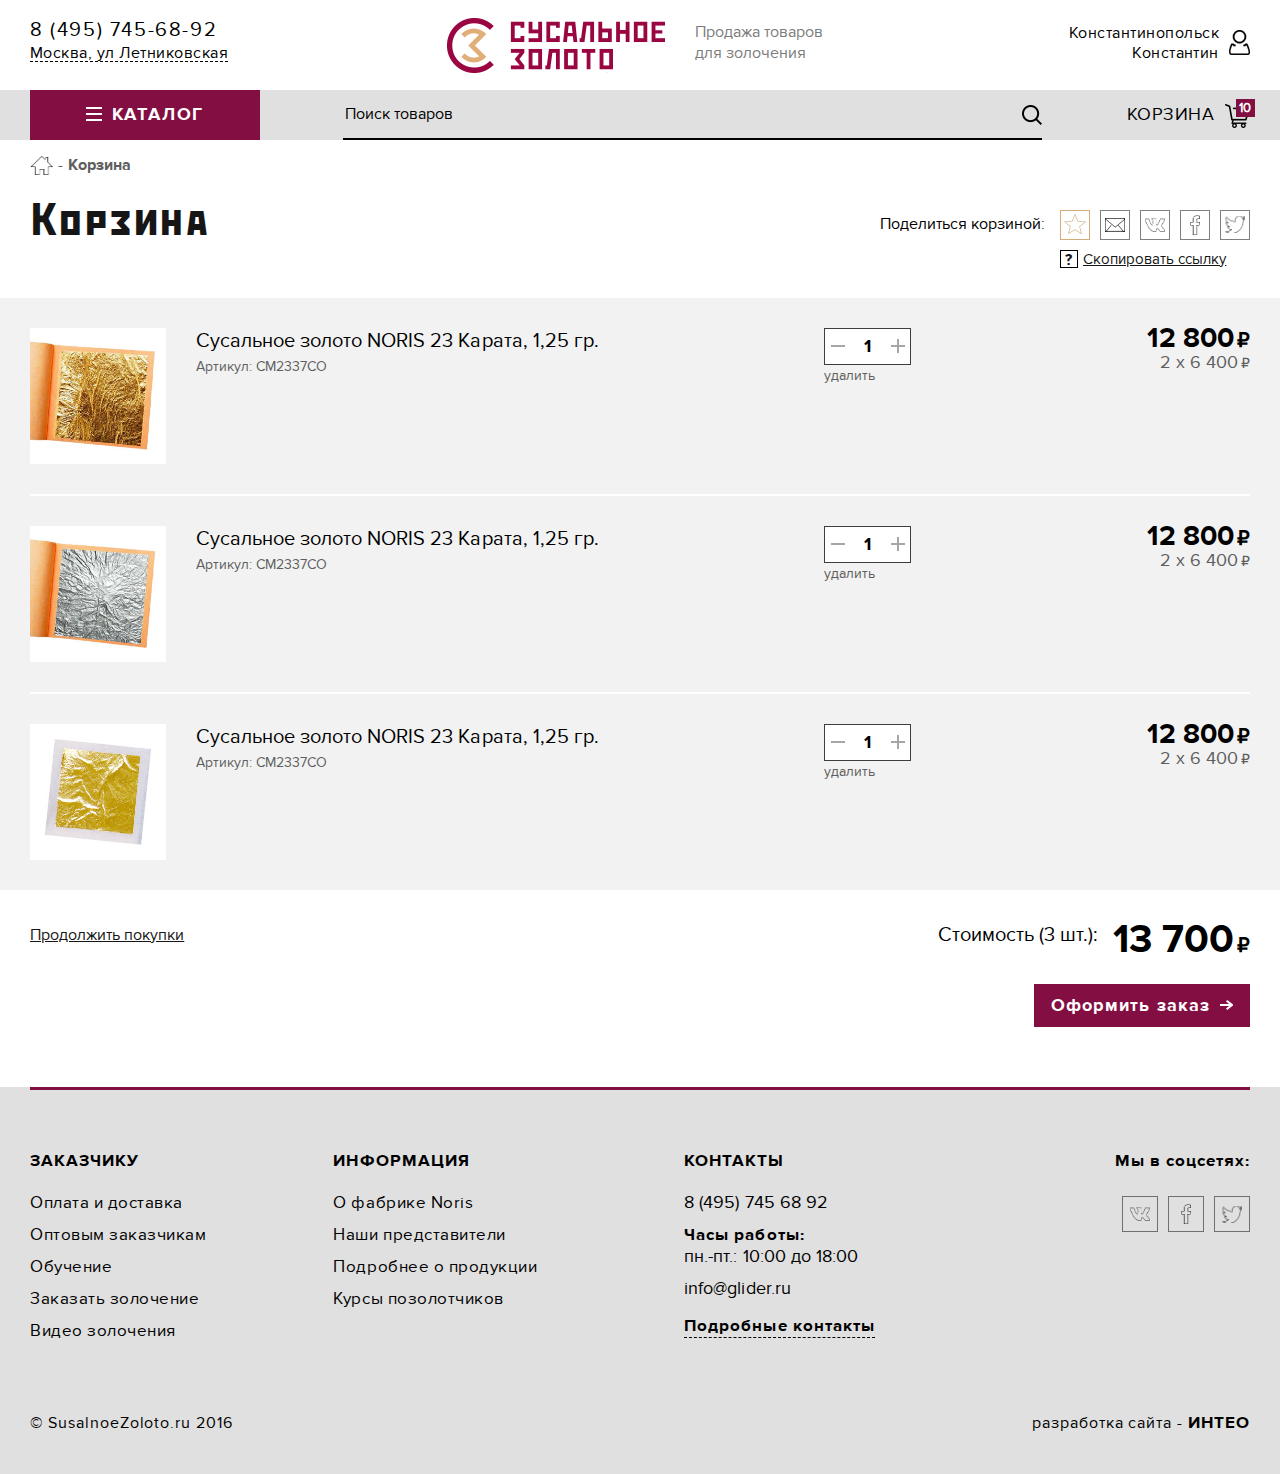
<file: index4.html>
<!DOCTYPE html>
<html>
<head lang="ru">
  <meta charset="UTF-8">
  <title>Project</title>
  <link rel="stylesheet" href="f/css/flexslider.css">
  <link rel="stylesheet" href="f/css/main.css">
  <script src="f/js/jquery-1.11.3.min.js"></script>
  <script src="f/js/jquery.flexslider-min.js"></script>
  <script src="f/js/develplatform.editable.select.js"></script>
  <script src="f/js/validator.min.js"></script>
  <script src="f/js/main.js"></script>
</head>
<body> 
  <div class="wrap">
    <header class="header">
      <div class="container"> 
        <div class="row">
          <div class="header__main clearfix">
            <div class="header__contacts col-xs-4">
              <p>
                <span class="header__phone">8 (495) 745-68-92</span>
                <a href="#" class="header__address pseudo">Москва, ул Летниковская</a>
              </p>
            </div>
            <div class="header__logo col-xs-12 col-lg-4">
              <a href="/">
                <span>Продажа товаров <br>для золочения</span>
              </a>
            </div>
            <div class="header__contacts header__contacts_mobile col-xs-10 col-md-6">
              <p>
                <span class="header__phone">8 (495) 745-68-92</span>
                <a href="#" class="header__address pseudo">Москва, ул Летниковская</a>
              </p>
            </div>
            <div class="col-lg-4 col-md-6 col-xs-2 header__account">
              <a href="#" class="">
                <span>Константинопольский Константин</span>
                <img src="f/i/avatar.png" alt="">
              </a>
            </div>
            
          </div>
        </div>
      </div>
      <div class="header__control">
        <div class="container"> 
          <div class="row">
            <div class="col-sm-4 col-xs-3 col-lg-3">
              <nav class="header__catalog">
                <a href="#"><i></i><span>КАТАЛОГ</span></a>
                <ul>
                  <li>
                    <a href="#">Сусальные материалы</a>
                    <ul>
                      <li><a href="#">Сусальное золото</a></li>
                      <li><a href="#">Сусальное серебро и палладий</a></li>
                      <li><a href="#">Творёное золото и серебро</a></li>
                      <li><a href="#">Сусальное золото в рулонах</a></li>
                      <li><a href="#">Лаки и пудра</a></li>
                    </ul>
                  </li>
                  <li>
                    <a href="#">Имитация сусальных материалов</a>
                    <ul>
                      <li><a href="#">Сусальное золото</a></li>
                      <li><a href="#">Сусальное серебро и палладий</a></li>
                      <li><a href="#">Творёное золото и серебро</a></li>
                      <li><a href="#">Сусальное золото в рулонах</a></li>
                      <li><a href="#">Лаки и пудра</a></li>
                    </ul>
                  </li>
                  <li>
                    <a href="#">Полименты, клеи, грунт</a>
                    <ul>
                      <li><a href="#">Сусальное золото</a></li>
                      <li><a href="#">Сусальное серебро и палладий</a></li>
                      <li><a href="#">Творёное золото и серебро</a></li>
                      <li><a href="#">Сусальное золото в рулонах</a></li>
                      <li><a href="#">Лаки и пудра</a></li>
                    </ul>
                  </li>
                  <li>
                    <a href="#">Лаки и масла</a>
                    <ul>
                      <li><a href="#">Сусальное золото</a></li>
                      <li><a href="#">Сусальное серебро и палладий</a></li>
                      <li><a href="#">Творёное золото и серебро</a></li>
                      <li><a href="#">Сусальное золото в рулонах</a></li>
                      <li><a href="#">Лаки и пудра</a></li>
                    </ul>
                  </li>
                  <li>
                    <a href="#">Пигменты и краски</a>
                    <ul>
                      <li><a href="#">Сусальное золото</a></li>
                      <li><a href="#">Сусальное серебро и палладий</a></li>
                      <li><a href="#">Творёное золото и серебро</a></li>
                      <li><a href="#">Сусальное золото в рулонах</a></li>
                      <li><a href="#">Лаки и пудра</a></li>
                    </ul>
                  </li>
                  <li>
                    <a href="#">Инструменты для золочения</a>
                    <ul>
                      <li><a href="#">Сусальное золото</a></li>
                      <li><a href="#">Сусальное серебро и палладий</a></li>
                      <li><a href="#">Творёное золото и серебро</a></li>
                      <li><a href="#">Сусальное золото в рулонах</a></li>
                      <li><a href="#">Лаки и пудра</a></li>
                    </ul>
                  </li>
                  <li>
                    <a href="#">Иконные доски</a>
                    <ul>
                      <li><a href="#">Сусальное золото</a></li>
                      <li><a href="#">Сусальное серебро и палладий</a></li>
                      <li><a href="#">Творёное золото и серебро</a></li>
                      <li><a href="#">Сусальное золото в рулонах</a></li>
                      <li><a href="#">Лаки и пудра</a></li>
                    </ul>
                  </li>
                </ul>
              </nav>
            </div>
            <div class="col-sm-7 col-xs-8">
              <form class="header__search">
                <input type="text" placeholder="Поиск товаров">
                <button>&nbsp;</button>
              </form>
            </div>
            <div class="col-lg-2 col-xs-1 header__basket">
              <a href="#">
                <span>КОРЗИНА</span>
                <i class="icon-basket"></i>
                <b>10</b>
              </a>
            </div>
          </div>
      </div>
    </header>
    <main role="main" class="content">
      <div class="basket">
        <div class="container">
          <ul class="breadcrumbs">
            <li><a href="#"><i class="icon-home"></i></a>
            </li><li><span>Корзина</span></li>
          </ul>
          <h1 class="basket__title">Корзина</h1>
          <div class="basket__share social">
            <span>Поделиться корзиной:</span>
            <div class="basket__share-wrap">
              <ul>
                <li><a class="social__fav" href="#">&nbsp;</a></li><li><a class="social__mail" href="#">&nbsp;</a></li><li><a href="#" class="social__vk">&nbsp;</a>
                </li><li><a href="#" class="social__fb">&nbsp;</a>
                </li><li><a href="#" class="social__tw">&nbsp;</a></li>
              </ul>
              <p class="basket__share-copy"><a href="#" class="underline">Скопировать ссылку</a></p>
            </div>
          </div>
        </div>
        <div class="basket__wrap">
          <a href="#" class="basket__item">
            <span class="container">
              <span class="basket__holder clearfix">
                <span class="basket__img basket__img_left"><img src="f/i/goods-list/1.jpg" alt=""></span>
                <span class="basket__content">
                  <span class="basket__name">
                    Сусальное золото NORIS 23 Карата, 1,25 гр.
                    <span>Артикул: СМ2337CO</span>
                  </span>
                  <span class="basket__counter">
                    <span class="input-group counter">
                      <span class="input-group-btn">
                        <button class="btn btn-minuse" type="button"></button>
                      </span>
                      <input type="text" class="form-control" maxlength="3" value="1">
                      <span class="input-group-btn">
                        <button class="btn btn-pluss" type="button"></button>
                      </span>
                    </span>
                    <span class="basket__delete">удалить</span>
                  </span>
                  <span class="basket__price">
                    <span>12 800<i class="rub">₽</i></span>
                    2 x 6 400<i class="rub">₽</i>
                  </span>
                </span>
              </span>
            </span>
          </a>
          <a href="#" class="basket__item">
            <span class="container">
              <span class="basket__holder clearfix">
                <span class="basket__img basket__img_left"><img src="f/i/goods-list/2.jpg" alt=""></span>
                <span class="basket__content">
                  <span class="basket__name">
                    Сусальное золото NORIS 23 Карата, 1,25 гр.
                    <span>Артикул: СМ2337CO</span>
                  </span>
                  <span class="basket__counter">
                    <span class="input-group counter">
                      <span class="input-group-btn">
                        <button class="btn btn-minuse" type="button"></button>
                      </span>
                      <input type="text" class="form-control" maxlength="3" value="1">
                      <span class="input-group-btn">
                        <button class="btn btn-pluss" type="button"></button>
                      </span>
                    </span>
                    <span class="basket__delete">удалить</span>
                  </span>
                  <span class="basket__price">
                    <span>12 800<i class="rub">₽</i></span>
                    2 x 6 400<i class="rub">₽</i>
                  </span>
                </span>
              </span>
            </span>
          </a>
          <a href="#" class="basket__item">
            <span class="container">
              <span class="basket__holder clearfix">
                <span class="basket__img"><img src="f/i/goods-list/3.jpg" alt=""></span>
                <span class="basket__content">
                  <span class="basket__name">
                    Сусальное золото NORIS 23 Карата, 1,25 гр.
                    <span>Артикул: СМ2337CO</span>
                  </span>
                  <span class="basket__counter">
                    <span class="input-group counter">
                      <span class="input-group-btn">
                        <button class="btn btn-minuse" type="button"></button>
                      </span>
                      <input type="text" class="form-control" maxlength="3" value="1">
                      <span class="input-group-btn">
                        <button class="btn btn-pluss" type="button"></button>
                      </span>
                    </span>
                    <span class="basket__delete">удалить</span>
                  </span>
                  <span class="basket__price">
                    <span>12 800<i class="rub">₽</i></span>
                    2 x 6 400<i class="rub">₽</i>
                  </span>
                </span>
              </span>
            </span>
          </a>
        </div>
        <div class="container">
          <div class="basket__continue"><a href="#" class="underline">Продолжить покупки</a></div>
          <div class="basket__buy">
            <p>
              <b>Стоимость (3 шт.):</b>
              <span>13 700<i class="rub">₽</i></span>
            </p>
            <a href="#" class="btn btn-filled">Оформить заказ<i class="arrow arrow_white"></i></a>
          </div>
        </div>
      </div>
    </main>
    <footer class="footer">
      <div class="container">
        <div class="footer__wrap">
          <div class="footer__holder">
            <div class="footer__col">
              <p class="footer__subtitle">ЗАКАЗЧИКУ</p>
              <ul class="footer__menu">
                <li><a href="#">Оплата и доставка</a></li>
                <li><a href="#">Оптовым заказчикам</a></li>
                <li><a href="#">Обучение</a></li>
                <li><a href="#">Заказать золочение</a></li>
                <li><a href="#">Видео золочения</a></li>
              </ul>
            
            </div><div class="footer__col">
              <p class="footer__subtitle">ИНФОРМАЦИЯ</p>
              <ul class="footer__menu">
                <li><a href="#">О фабрике Noris</a></li>
                <li><a href="#">Наши представители</a></li>
                <li><a href="#">Подробнее о продукции</a></li>
                <li><a href="#">Курсы позолотчиков</a></li>
              </ul>
            
            </div><div class="footer__col">
              <p class="footer__subtitle">КОНТАКТЫ</p>
              <p class="footer__text">8 (495) 745 68 92</p>
              <p class="footer__caption">Часы работы:</p>
              <p class="footer__text">пн.-пт.: 10:00 до 18:00</p>
              <p class="footer__text"><a href="mailto:info@glider.ru">info@glider.ru</a></p>
              <a href="#" class="footer__caption pseudo">Подробные контакты</a>
            
            </div><div class="footer__col social social_footer">
              <p class="footer__subtitle">Мы в соцсетях:</p>
              <ul>
                <li><a href="#" class="social__vk">&nbsp;</a>
                </li><li><a href="#" class="social__fb">&nbsp;</a>
                </li><li><a href="#" class="social__tw">&nbsp;</a></li>
              </ul>
            </div>
          </div>
        </div>
        <span class="footer__copyright">© SusalnoeZoloto.ru 2016</span>
        <span class="footer__madeby">разработка сайта - <a href="#">ИНТЕО</a></span>
      </div>
    </footer>
  </div>
  <script>
    (function() {
      $(window).load(function() {});
    }());
  </script>
</body>
</html>
</file>
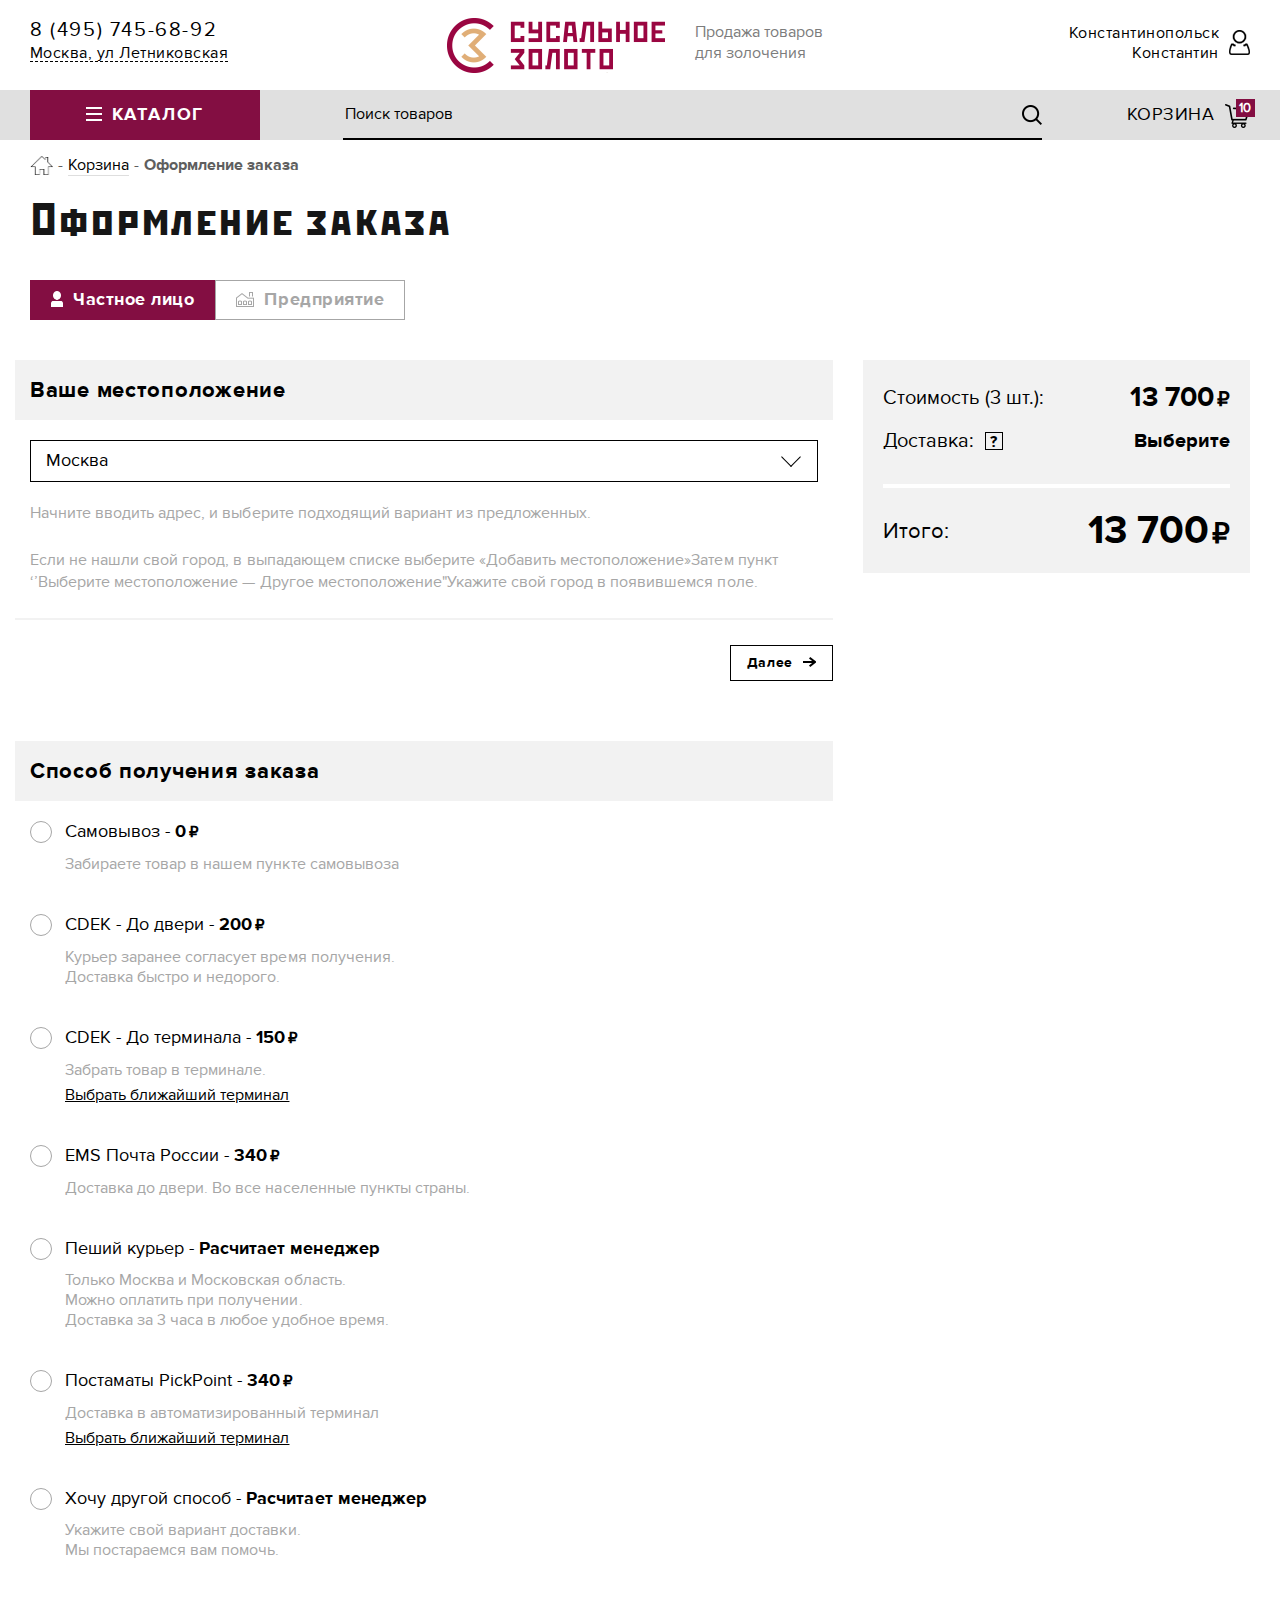
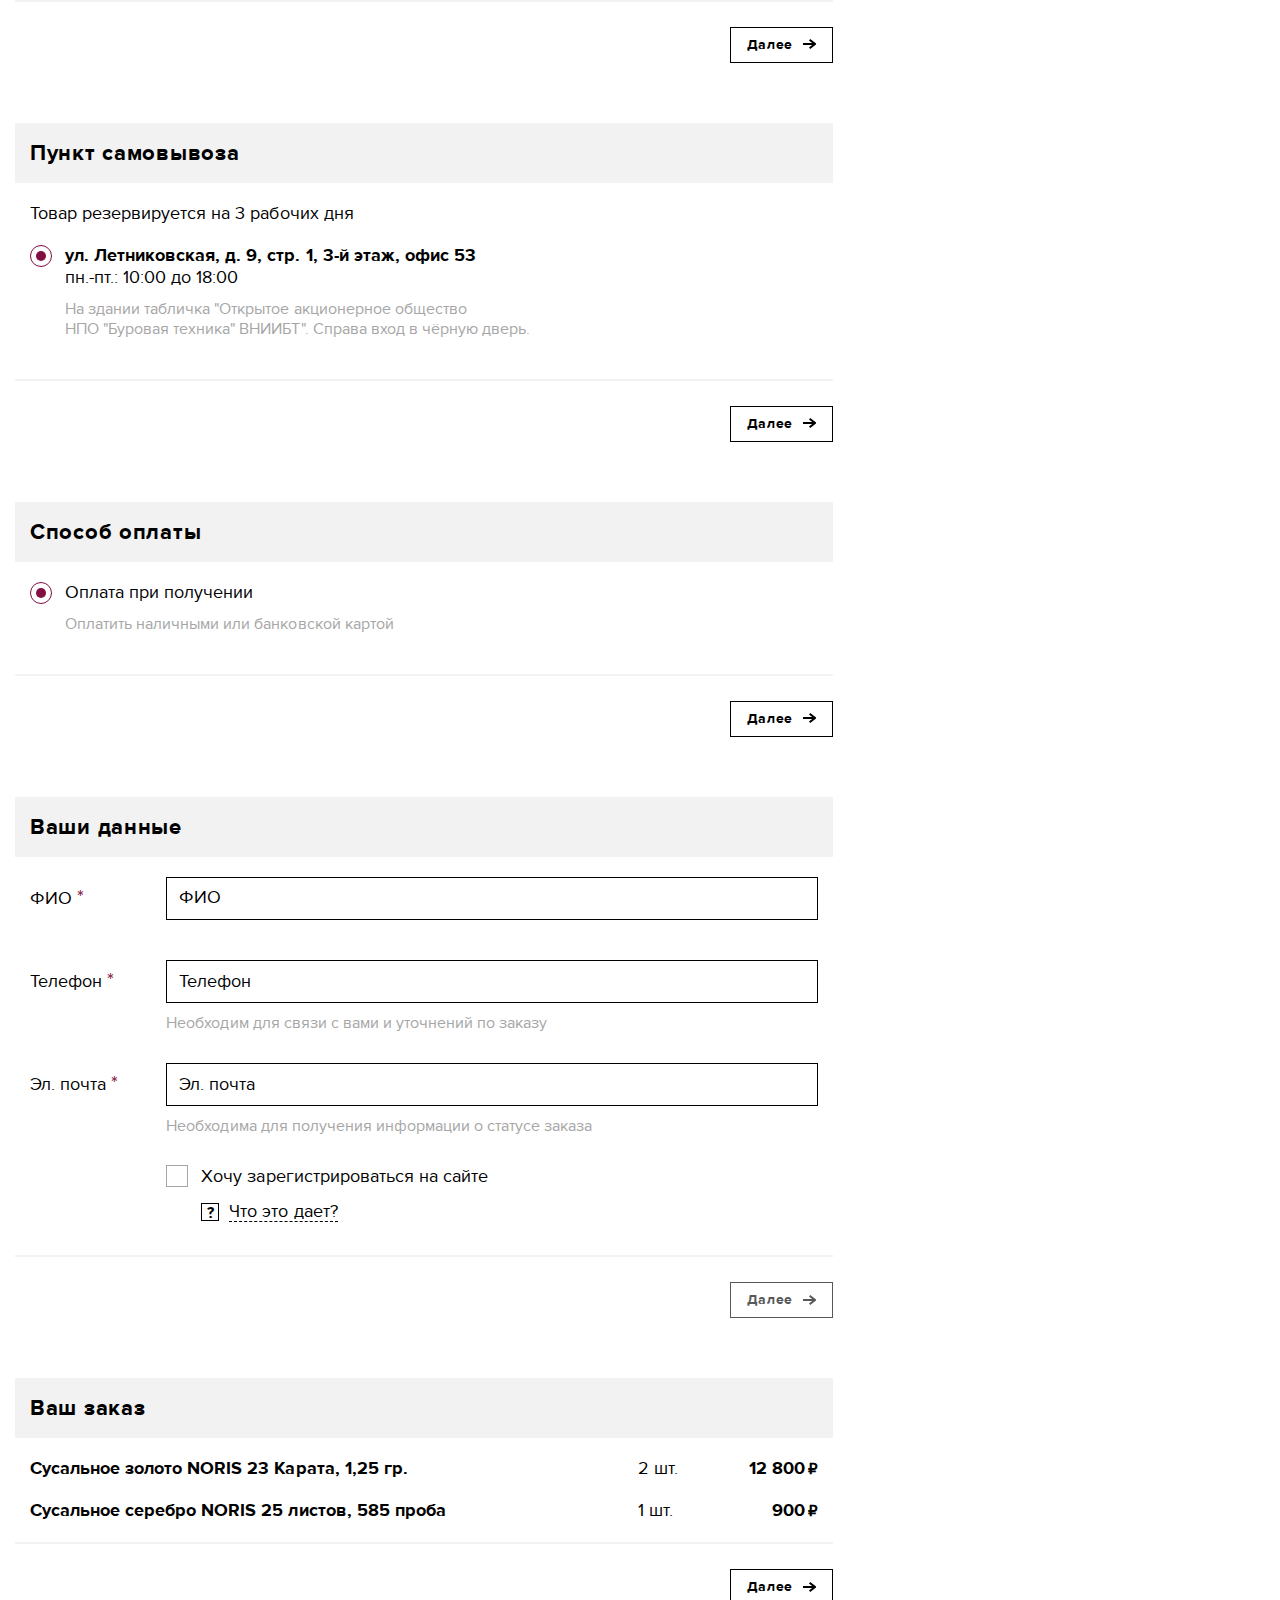
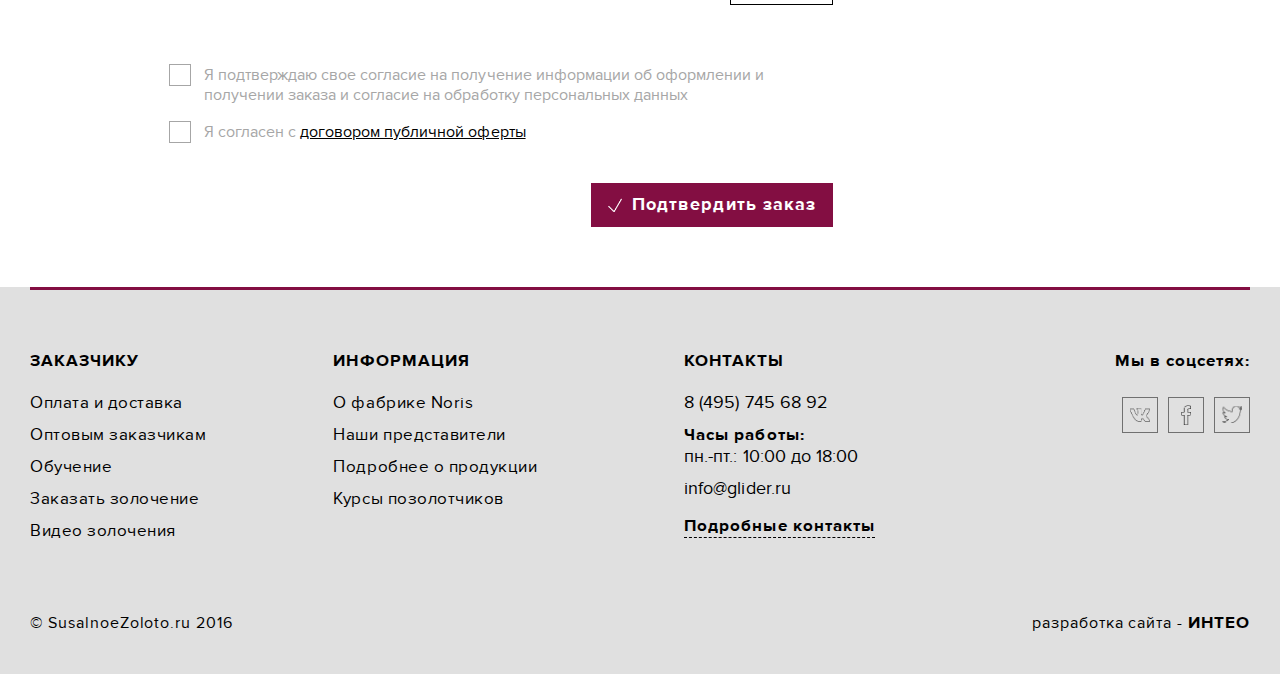
<file: index5.html>
<!DOCTYPE html>
<html>
<head lang="ru">
  <meta charset="UTF-8">
  <title>Project</title>
  <link rel="stylesheet" href="f/css/flexslider.css">
  <link rel="stylesheet" href="f/css/main.css">
  <script src="f/js/jquery-1.11.3.min.js"></script>
  <script src="f/js/jquery.flexslider-min.js"></script>
  <script src="f/js/develplatform.editable.select.js"></script>
  <script src="f/js/validator.min.js"></script>
  <script src="f/js/main.js"></script>
</head>
<body> 
  <div class="wrap">
    <header class="header">
      <div class="container"> 
        <div class="row">
          <div class="header__main clearfix">
            <div class="header__contacts col-xs-4">
              <p>
                <span class="header__phone">8 (495) 745-68-92</span>
                <a href="#" class="header__address pseudo">Москва, ул Летниковская</a>
              </p>
            </div>
            <div class="header__logo col-xs-12 col-lg-4">
              <a href="/">
                <span>Продажа товаров <br>для золочения</span>
              </a>
            </div>
            <div class="header__contacts header__contacts_mobile col-xs-10 col-md-6">
              <p>
                <span class="header__phone">8 (495) 745-68-92</span>
                <a href="#" class="header__address pseudo">Москва, ул Летниковская</a>
              </p>
            </div>
            <div class="col-lg-4 col-md-6 col-xs-2 header__account">
              <a href="#" class="">
                <span>Константинопольский Константин</span>
                <img src="f/i/avatar.png" alt="">
              </a>
            </div>
            
          </div>
        </div>
      </div>
      <div class="header__control">
        <div class="container"> 
          <div class="row">
            <div class="col-sm-4 col-xs-3 col-lg-3">
              <nav class="header__catalog">
                <a href="#"><i></i><span>КАТАЛОГ</span></a>
                <ul>
                  <li>
                    <a href="#">Сусальные материалы</a>
                    <ul>
                      <li><a href="#">Сусальное золото</a></li>
                      <li><a href="#">Сусальное серебро и палладий</a></li>
                      <li><a href="#">Творёное золото и серебро</a></li>
                      <li><a href="#">Сусальное золото в рулонах</a></li>
                      <li><a href="#">Лаки и пудра</a></li>
                    </ul>
                  </li>
                  <li>
                    <a href="#">Имитация сусальных материалов</a>
                    <ul>
                      <li><a href="#">Сусальное золото</a></li>
                      <li><a href="#">Сусальное серебро и палладий</a></li>
                      <li><a href="#">Творёное золото и серебро</a></li>
                      <li><a href="#">Сусальное золото в рулонах</a></li>
                      <li><a href="#">Лаки и пудра</a></li>
                    </ul>
                  </li>
                  <li>
                    <a href="#">Полименты, клеи, грунт</a>
                    <ul>
                      <li><a href="#">Сусальное золото</a></li>
                      <li><a href="#">Сусальное серебро и палладий</a></li>
                      <li><a href="#">Творёное золото и серебро</a></li>
                      <li><a href="#">Сусальное золото в рулонах</a></li>
                      <li><a href="#">Лаки и пудра</a></li>
                    </ul>
                  </li>
                  <li>
                    <a href="#">Лаки и масла</a>
                    <ul>
                      <li><a href="#">Сусальное золото</a></li>
                      <li><a href="#">Сусальное серебро и палладий</a></li>
                      <li><a href="#">Творёное золото и серебро</a></li>
                      <li><a href="#">Сусальное золото в рулонах</a></li>
                      <li><a href="#">Лаки и пудра</a></li>
                    </ul>
                  </li>
                  <li>
                    <a href="#">Пигменты и краски</a>
                    <ul>
                      <li><a href="#">Сусальное золото</a></li>
                      <li><a href="#">Сусальное серебро и палладий</a></li>
                      <li><a href="#">Творёное золото и серебро</a></li>
                      <li><a href="#">Сусальное золото в рулонах</a></li>
                      <li><a href="#">Лаки и пудра</a></li>
                    </ul>
                  </li>
                  <li>
                    <a href="#">Инструменты для золочения</a>
                    <ul>
                      <li><a href="#">Сусальное золото</a></li>
                      <li><a href="#">Сусальное серебро и палладий</a></li>
                      <li><a href="#">Творёное золото и серебро</a></li>
                      <li><a href="#">Сусальное золото в рулонах</a></li>
                      <li><a href="#">Лаки и пудра</a></li>
                    </ul>
                  </li>
                  <li>
                    <a href="#">Иконные доски</a>
                    <ul>
                      <li><a href="#">Сусальное золото</a></li>
                      <li><a href="#">Сусальное серебро и палладий</a></li>
                      <li><a href="#">Творёное золото и серебро</a></li>
                      <li><a href="#">Сусальное золото в рулонах</a></li>
                      <li><a href="#">Лаки и пудра</a></li>
                    </ul>
                  </li>
                </ul>
              </nav>
            </div>
            <div class="col-sm-7 col-xs-8">
              <form class="header__search">
                <input type="text" placeholder="Поиск товаров">
                <button>&nbsp;</button>
              </form>
            </div>
            <div class="col-lg-2 col-xs-1 header__basket">
              <a href="#">
                <span>КОРЗИНА</span>
                <i class="icon-basket"></i>
                <b>10</b>
              </a>
            </div>
          </div>
      </div>
    </header>
    <main role="main" class="content">
      <div class="container">
        <ul class="breadcrumbs">
          <li><a href="#"><i class="icon-home"></i></a>
          </li><li><a href="#">Корзина</a></li><li><span>Оформление заказа</span></li>
        </ul>
        <h1>Оформление заказа</h1>
        <div class="order-reg switcher">
          <div class="switcher__control order-reg__switcher">
            <span class="switcher__btn active" data-switch-btn="or1"><i class="icon-privat"></i>Частное лицо
            </span><span class="switcher__btn" data-switch-btn="or2"><i class="icon-enterprise"></i>Предприятие</span>
          </div>
          <div class="switcher__wrap row">
            <div class="col-xs-12 col-lg-8">
              <div class="switcher__holder switcher__holder_active" data-switch-hold="or1">
                <div class="order-reg__wrap clearfix">
                  <div class="order-reg__holder">
                    <div class="order-reg__subtitle clearfix">
                      <span>Ваше местоположение</span>
                    </div>
                    <div class="order-reg__city-select">
                      <div class="order-reg__city-select-wrap">
                        <select name="" id="citySelect">
                          <option value="1">Москва</option>
                          <option value="2">Санкт-Петербург</option>
                          <option value="3">Ярославль</option>
                        </select>
                      </div>
                      <p>Начните вводить адрес, и&nbsp;выберите подходящий вариант из&nbsp;предложенных.</p>
                      <p>Если не&nbsp;нашли свой город, в&nbsp;выпадающем списке выберите &laquo;Добавить местоположение&raquo;Затем пункт &lsquo;&rsquo;Выберите местоположение&nbsp;&mdash; Другое местоположение&quot;Укажите свой город в&nbsp;появившемся поле.</p>
                    </div>
                  </div>
                  <a href="#" class="btn order-reg__next">Далее<i class="arrow"></i></a>
                </div>
                <div class="order-reg__wrap clearfix">
                  <div class="order-reg__holder">
                    <div class="order-reg__subtitle clearfix">
                      <span>Способ получения заказа</span> 
                    </div>
                    <div class="order-reg__radio">
                      <input class="radio" type="radio" id="to1" name="taking-order" checked="checked">
                      <label for="to1">Самовывоз - <span>0<i class="rub">₽</i></span></label>
                      <p>Забираете товар в нашем пункте самовывоза</p>
                    </div>
                    <div class="order-reg__radio">
                      <input class="radio" type="radio" id="to2" name="taking-order">
                      <label for="to2">СDEK - До двери - <span>200<i class="rub">₽</i></span></label>
                      <p>Курьер заранее согласует время получения. <br>Доставка быстро и недорого.</p>
                    </div>
                    <div class="order-reg__radio">
                      <input class="radio" type="radio" id="to3" name="taking-order">
                      <label for="to3">СDEK - До терминала - <span>150<i class="rub">₽</i></span></label>
                      <p>Забрать товар в терминале. <br>
                        <a href="#" class="underline">Выбрать ближайший терминал</a>
                      </p>
                    </div>
                    <div class="order-reg__radio">
                      <input class="radio" type="radio" id="to4" name="taking-order">
                      <label for="to4">EMS Почта России - <span>340<i class="rub">₽</i></span></label>
                      <p>Доставка до двери. Во все населенные пункты страны.</p>
                    </div>
                    <div class="order-reg__radio">
                      <input class="radio" type="radio" id="to5" name="taking-order">
                      <label for="to5">Пеший курьер - <span>Расчитает менеджер</span></label>
                      <p>Только Москва и Московская область. <br>
                        Можно оплатить при получении. <br>
                       Доставка за 3 часа в любое удобное время.
                      </p>
                    </div>
                    <div class="order-reg__radio">
                      <input class="radio" type="radio" id="to6" name="taking-order">
                      <label for="to6">Постаматы PickPoint - <span>340<i class="rub">₽</i></span></label>
                      <p>Доставка в автоматизированный терминал<br>
                        <a href="#" class="underline">Выбрать ближайший терминал</a>
                      </p>
                    </div>
                    <div class="order-reg__radio">
                      <input class="radio" type="radio" id="to7" name="taking-order">
                      <label for="to7">Хочу другой способ - <span>Расчитает менеджер</span></label>
                      <p>Укажите свой вариант доставки. <br>Мы постараемся вам помочь.</p>
                    </div>
                  </div>
                  <a href="#" class="btn order-reg__next">Далее<i class="arrow"></i></a>
                </div>    
                <div class="order-reg__wrap clearfix">
                  <div class="order-reg__holder">
                    <div class="order-reg__subtitle clearfix">
                      <span>Пункт самовывоза</span> 
                    </div>
                    <p>Товар резервируется на 3 рабочих дня</p>
                    <div class="order-reg__radio">
                      <input class="radio" type="radio" id="tp1" name="taking-place" checked="checked">
                      <label for="tp1"><span>ул. Летниковская, д. 9, стр. 1, 3-й этаж, офис 53</span>
                        <span>пн.-пт.: 10:00 до 18:00</span>
                      </label>
                      <p>На здании табличка "Открытое акционерное общество <br>НПО "Буровая техника" ВНИИБТ". Справа вход в чёрную дверь. </p>
                    </div>
                  </div>
                  <a href="#" class="btn order-reg__next">Далее<i class="arrow"></i></a>
                </div> 
                <div class="order-reg__wrap clearfix">
                  <div class="order-reg__holder">
                    <div class="order-reg__subtitle clearfix">
                      <span>Способ оплаты</span> 
                    </div>
                    <div class="order-reg__radio">
                      <input class="radio" type="radio" id="p1" name="payment" checked="checked">
                      <label for="p1">Оплата при получении</label>
                      <p>Оплатить наличными или  банковской картой</p>
                    </div>
                  </div>
                  <a href="#" class="btn order-reg__next">Далее<i class="arrow"></i></a>
                </div>   
                <form class="order-reg__wrap clearfix" id="regOrderForm">
                  <div class="order-reg__holder">
                    <div class="order-reg__subtitle clearfix">
                      <span>Ваши данные</span> 
                    </div>
                    <div class="form-group row">
                      <div class="col-lg-2 col-xs-12">
                        <label for="name">ФИО <span>*</span></label>
                      </div>
                      <div class="col-lg-10 col-xs-12">
                        <input type="text" class="form-control" pattern="[а-яА-ЯёЁa-zA-Z]{6,}" required id="name" placeholder="ФИО">
                      </div>
                    </div>
                    <div class="form-group row">
                      <div class="col-lg-2 col-xs-12">
                        <label for="phone">Телефон <span>*</span></label>
                      </div>  
                      <div class="col-lg-10 col-xs-12">
                        <input type="tel" pattern="[+][7]{1}[0-9]{10}" required class="form-control" id="phone" placeholder="Телефон">
                        <p class="help-block">Необходим для связи с вами и уточнений по заказу</p>
                      </div>
                    </div>
                    <div class="form-group row">
                      <div class="col-lg-2 col-xs-12">
                        <label for="email">Эл. почта <span>*</span></label>
                      </div>
                      <div class="col-lg-10 col-xs-12">
                        <input type="email" pattern="[^@]+@[^@]+\.[a-zA-Z]{2,6}" required id="email" class="form-control" placeholder="Эл. почта">
                        <p class="help-block">Необходима для получения информации о статусе заказа</p>
                      </div>
                    </div>
                    <div class="row">
                      <div class="col-lg-offset-2 col-lg-10 col-xs-12">
                        <div class="order-reg__what-is">
                          <div class="checkbox">
                            <input class="check" type="checkbox" id="reg">
                            <label for="reg">Хочу зарегистрироваться на сайте</label>
                          </div>
                          <a href="#" class=""><i class="i-qst i-qst_left"></i><span class="pseudo">Что это дает?</span></a>
                        </div>
                        
                      </div>
                    </div>
                  </div>
                  <button type="submit" class="btn order-reg__next">Далее<i class="arrow"></i></button>
                </form> 
                <div class="order-reg__wrap clearfix">
                  <div class="order-reg__holder">
                    <div class="order-reg__subtitle clearfix">
                      <span>Ваш заказ</span> 
                    </div>
                    <div class="order-reg__your-order">
                      <p>
                        <span>Сусальное золото NORIS  23 Карата, 1,25 гр. </span>
                        <span>2 шт.</span>
                        <span>12 800<i class="rub">₽</i></span>
                      </p>
                      <p>
                        <span>Сусальное серебро NORIS 25 листов, 585 проба</span>
                        <span>1 шт.</span>
                        <span>900<i class="rub">₽</i></span>
                      </p>
                    </div>
                  </div>
                  <a href="#" class="btn order-reg__next">Далее<i class="arrow"></i></a>
                </div> 
                <div class="row">
                  <div class="order-reg__accept col-md-offset-2 col-xs-12 col-md-10">
                    <div class="checkbox">
                      <input class="check" type="checkbox" id="acc1">
                      <label for="acc1">Я подтверждаю свое согласие на получение информации об оформлении и получении заказа и согласие на обработку персональных данных</label>
                    </div>
                    <div class="checkbox">
                      <input class="check" type="checkbox" id="acc2">
                      <label for="acc2">Я согласен с <a href="#" class="underline">договором публичной оферты</a></label>
                    </div>
                    <a href="#" class="btn btn-filled"><i class="i-check"></i>Подтвердить заказ</a>
                  </div>
                </div>
              </div>
              <div class="switcher__holder" data-switch-hold="or2">
                <div class="order-reg__wrap clearfix">
                  <div class="order-reg__holder">
                    <p class="order-reg__caption">Заполнение реквизитов не требуется. Пришлите нам карточку сведений о вашем предприятии и другие необходимые документы</p>
                    <div class="order-reg__subtitle clearfix">
                      <span>Способ оформления</span>
                    </div>
                    <div class="order-reg__radio">
                      <input class="radio" type="radio" id="so1" name="taking-order" checked="checked">
                      <label for="so1">Выставление счета</label>
                    </div>
                    <div class="order-reg__radio">
                      <input class="radio" type="radio" id="so2" name="taking-order">
                      <label for="so2">Договор разовой поставки</label>
                    </div>
                    <div class="order-reg__radio">
                      <input class="radio" type="radio" id="so3" name="taking-order">
                      <label for="so3">Договор регулярных поставок</label>
                    </div>
                  </div>
                  <a href="#" class="btn order-reg__next">Далее<i class="arrow"></i></a>
                </div>
                <form class="order-reg__wrap clearfix" id="regOrderForm2">
                  <div class="order-reg__holder">
                    <div class="order-reg__subtitle clearfix">
                      <span>Ваши данные</span>
                    </div>
                    <div class="form-group row">
                      <div class="col-lg-2 col-xs-12">
                        <label for="name">ФИО <span>*</span></label>
                      </div>
                      <div class="col-lg-10 col-xs-12">
                        <input type="text" class="form-control" pattern="[а-яА-ЯёЁa-zA-Z]{6,}" required id="name2" placeholder="ФИО">
                      </div>
                    </div>
                    <div class="form-group row">
                      <div class="col-lg-2 col-xs-12">
                        <label for="phone">Телефон <span>*</span></label>
                      </div>  
                      <div class="col-lg-10 col-xs-12">
                        <input type="tel" pattern="[+][7]{1}[0-9]{10}" required class="form-control" id="phone2" placeholder="Телефон">
                        <p class="help-block">Необходим для связи с вами и уточнений по заказу</p>
                      </div>
                    </div>
                    <div class="form-group row">
                      <div class="col-lg-2 col-xs-12">
                        <label for="email">Эл. почта <span>*</span></label>
                      </div>
                      <div class="col-lg-10 col-xs-12">
                        <input type="email" pattern="[^@]+@[^@]+\.[a-zA-Z]{2,6}" required id="email2" class="form-control" placeholder="Эл. почта">
                        <p class="help-block">Необходима для получения информации о статусе заказа</p>
                      </div>
                    </div>
                    <div class="form-group row">
                      <div class="col-lg-2 col-xs-12">
                        Сведения о&nbsp;предприятии
                      </div>
                      <div class="col-lg-10 col-xs-12">
                        <div class="order-reg__add-file">
                          <a href="#" class="btn"><i></i>Добавить файл</a>
                          <p>
                            <span><i class="icon-file"></i>Карточка сведений. pdf<b></b></span>
                            <span><i class="icon-file"></i>Реквизиты предприятия и прочее....pdf<b></b></span>
                          </p>
                        </div>
                      </div>
                    </div>
                  </div>
                  <button type="submit" class="btn order-reg__next">Далее<i class="arrow"></i></button>
                </form>
                <div class="order-reg__wrap clearfix">
                  <div class="order-reg__holder">
                    <div class="order-reg__subtitle clearfix">
                      <span>Ваш заказ</span> 
                    </div>
                    <div class="order-reg__your-order">
                      <p>
                        <span>Сусальное золото NORIS  23 Карата, 1,25 гр. </span>
                        <span>2 шт.</span>
                        <span>12 800<i class="rub">₽</i></span>
                      </p>
                      <p>
                        <span>Сусальное серебро NORIS 25 листов, 585 проба</span>
                        <span>1 шт.</span>
                        <span>900<i class="rub">₽</i></span>
                      </p>
                    </div>
                  </div>
                  <a href="#" class="btn order-reg__next">Далее<i class="arrow"></i></a>
                </div>
                <div class="row">
                  <div class="order-reg__accept col-md-offset-2 col-xs-12 col-md-10">
                    <div class="checkbox">
                      <input class="check" type="checkbox" id="acc3">
                      <label for="acc1">Я подтверждаю свое согласие на получение информации об оформлении и получении заказа и согласие на обработку персональных данных</label>
                    </div>
                    <div class="checkbox">
                      <input class="check" type="checkbox" id="acc4">
                      <label for="acc2">Я согласен с <a href="#" class="underline">договором публичной оферты</a></label>
                    </div>
                    <a href="#" class="btn btn-filled"><i class="i-check"></i>Подтвердить заказ</a>
                  </div>
                </div>
              </div>
            </div>
            <div class="col-xs-0 col-lg-4">
              <div class="order-reg__total">
                <p class="clearfix"><span>Стоимость (3 шт.):</span><span>13 700<i class="rub">₽</i></span></p>
                <p class="clearfix"><span>Доставка:<a href="#"><i class="i-qst"></i></a></span><span>Выберите</span></p>
                <p class="clearfix"><span>Итого:</span><span>13 700<i class="rub">₽</i></span></p>
              </div>
            </div>
          </div>
        </div>
      </div>
    </main>
    <footer class="footer">
      <div class="container">
        <div class="footer__wrap">
          <div class="footer__holder">
            <div class="footer__col">
              <p class="footer__subtitle">ЗАКАЗЧИКУ</p>
              <ul class="footer__menu">
                <li><a href="#">Оплата и доставка</a></li>
                <li><a href="#">Оптовым заказчикам</a></li>
                <li><a href="#">Обучение</a></li>
                <li><a href="#">Заказать золочение</a></li>
                <li><a href="#">Видео золочения</a></li>
              </ul>
            
            </div><div class="footer__col">
              <p class="footer__subtitle">ИНФОРМАЦИЯ</p>
              <ul class="footer__menu">
                <li><a href="#">О фабрике Noris</a></li>
                <li><a href="#">Наши представители</a></li>
                <li><a href="#">Подробнее о продукции</a></li>
                <li><a href="#">Курсы позолотчиков</a></li>
              </ul>
            
            </div><div class="footer__col">
              <p class="footer__subtitle">КОНТАКТЫ</p>
              <p class="footer__text">8 (495) 745 68 92</p>
              <p class="footer__caption">Часы работы:</p>
              <p class="footer__text">пн.-пт.: 10:00 до 18:00</p>
              <p class="footer__text"><a href="mailto:info@glider.ru">info@glider.ru</a></p>
              <a href="#" class="footer__caption pseudo">Подробные контакты</a>
            
            </div><div class="footer__col social social_footer">
              <p class="footer__subtitle">Мы в соцсетях:</p>
              <ul>
                <li><a href="#" class="social__vk">&nbsp;</a>
                </li><li><a href="#" class="social__fb">&nbsp;</a>
                </li><li><a href="#" class="social__tw">&nbsp;</a></li>
              </ul>
            </div>
          </div>
        </div>
        <span class="footer__copyright">© SusalnoeZoloto.ru 2016</span>
        <span class="footer__madeby">разработка сайта - <a href="#">ИНТЕО</a></span>
      </div>
    </footer>
  </div>
  <script>
    (function() {
      $(window).load(function() {
        $("#citySelect").editableSelect();
        $("#regOrderForm").validator();
        $("#regOrderForm2").validator();
      });
    }());
  </script>
</body>
</html>
</file>
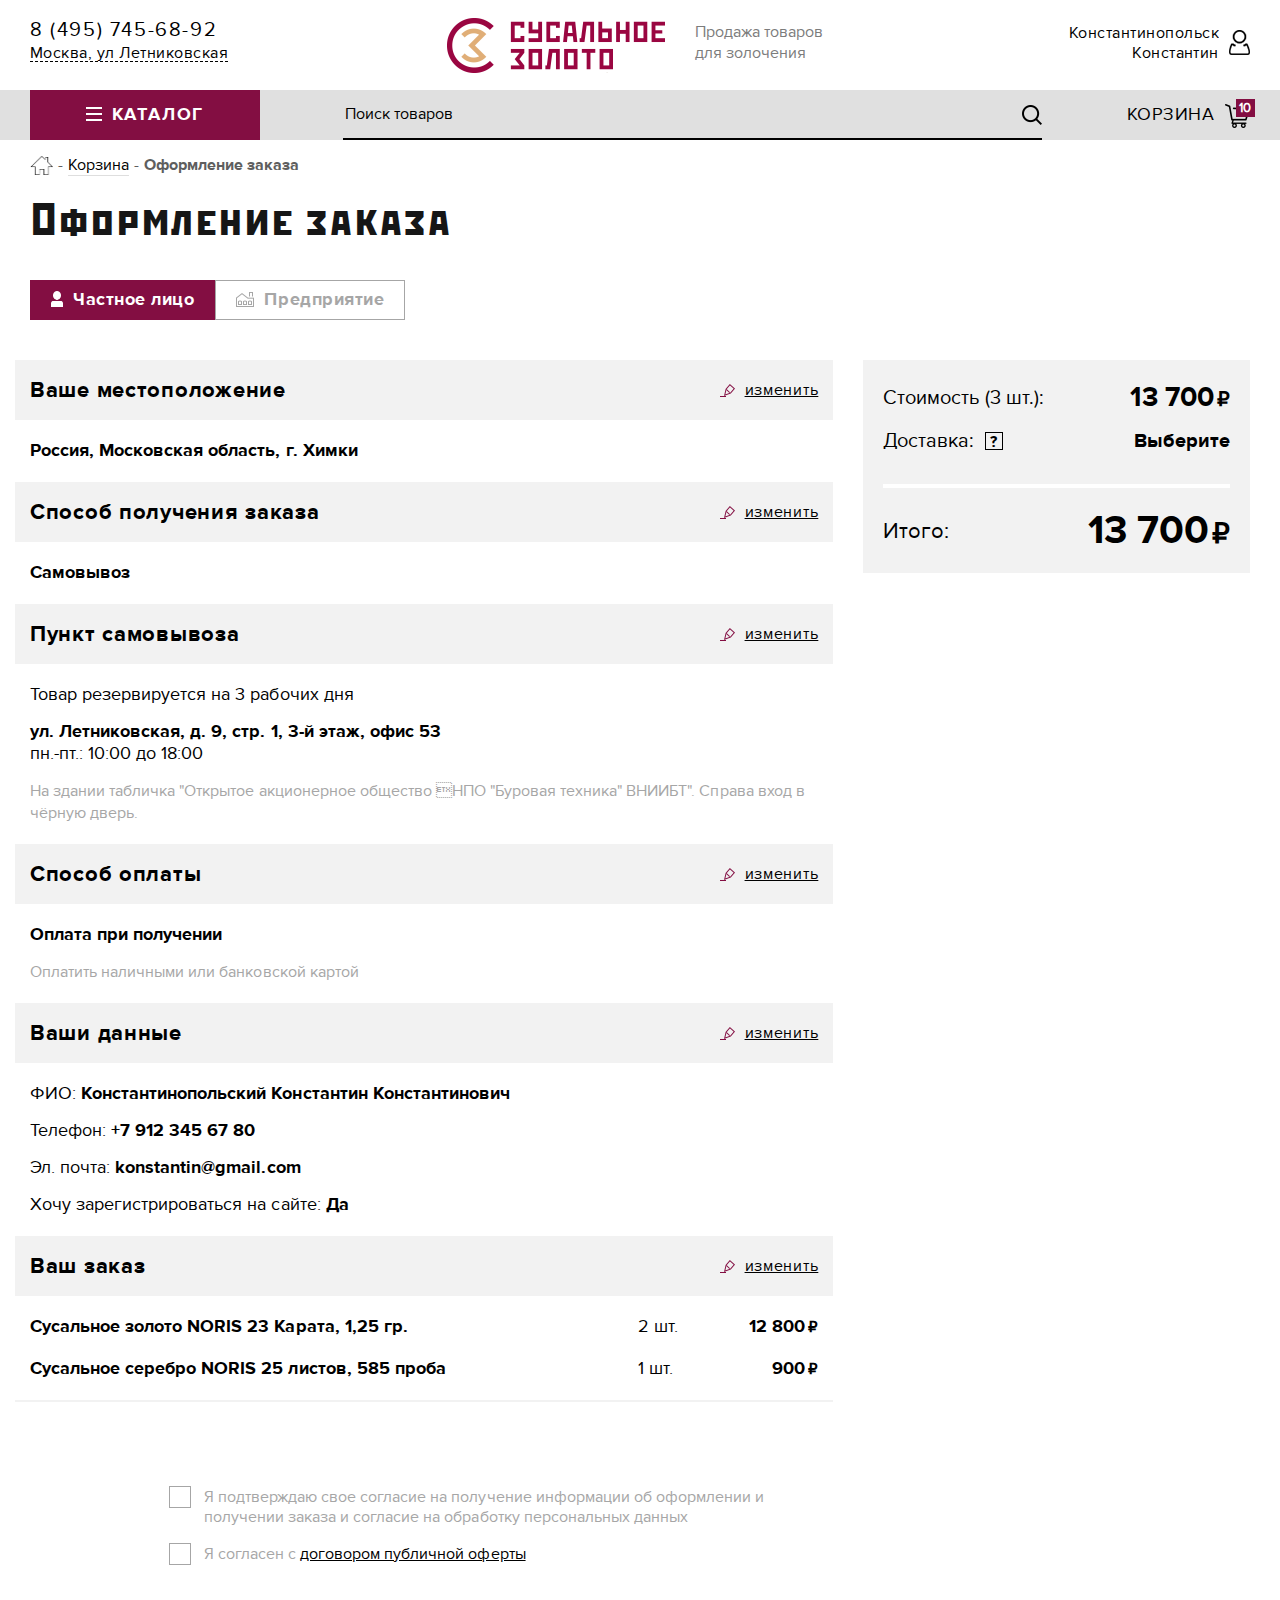
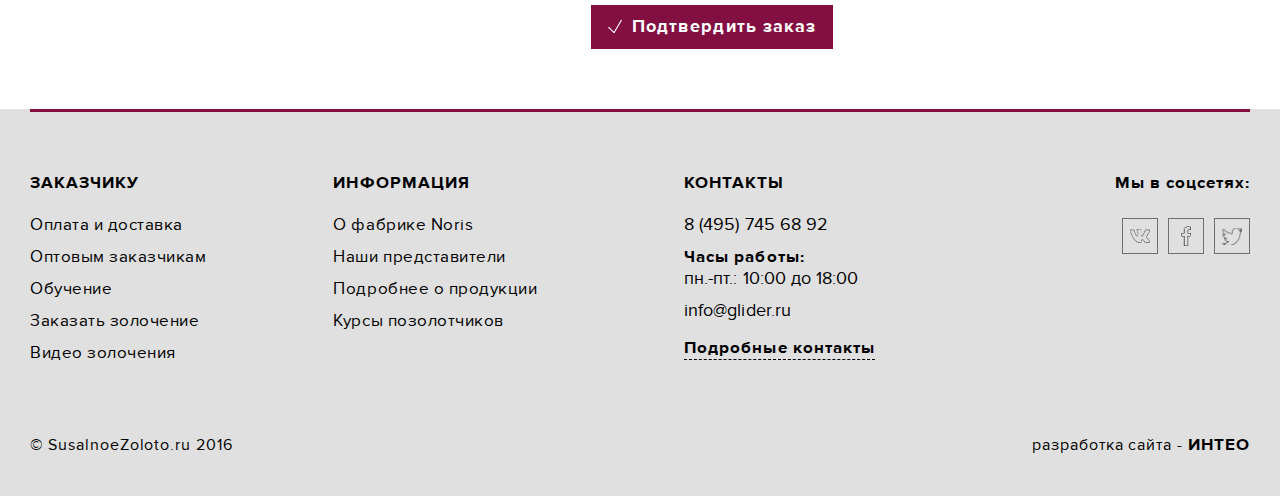
<file: index6.html>
<!DOCTYPE html>
<html>
<head lang="ru">
  <meta charset="UTF-8">
  <title>Project</title>
  <link rel="stylesheet" href="f/css/flexslider.css">
  <link rel="stylesheet" href="f/css/main.css">
  <script src="f/js/jquery-1.11.3.min.js"></script>
  <script src="f/js/jquery.flexslider-min.js"></script>
  <script src="f/js/develplatform.editable.select.js"></script>
  <script src="f/js/validator.min.js"></script>
  <script src="f/js/main.js"></script>
</head>
<body> 
  <div class="wrap">
    <header class="header">
      <div class="container"> 
        <div class="row">
          <div class="header__main clearfix">
            <div class="header__contacts col-xs-4">
              <p>
                <span class="header__phone">8 (495) 745-68-92</span>
                <a href="#" class="header__address pseudo">Москва, ул Летниковская</a>
              </p>
            </div>
            <div class="header__logo col-xs-12 col-lg-4">
              <a href="/">
                <span>Продажа товаров <br>для золочения</span>
              </a>
            </div>
            <div class="header__contacts header__contacts_mobile col-xs-10 col-md-6">
              <p>
                <span class="header__phone">8 (495) 745-68-92</span>
                <a href="#" class="header__address pseudo">Москва, ул Летниковская</a>
              </p>
            </div>
            <div class="col-lg-4 col-md-6 col-xs-2 header__account">
              <a href="#" class="">
                <span>Константинопольский Константин</span>
                <img src="f/i/avatar.png" alt="">
              </a>
            </div>
            
          </div>
        </div>
      </div>
      <div class="header__control">
        <div class="container"> 
          <div class="row">
            <div class="col-sm-4 col-xs-3 col-lg-3">
              <nav class="header__catalog">
                <a href="#"><i></i><span>КАТАЛОГ</span></a>
                <ul>
                  <li>
                    <a href="#">Сусальные материалы</a>
                    <ul>
                      <li><a href="#">Сусальное золото</a></li>
                      <li><a href="#">Сусальное серебро и палладий</a></li>
                      <li><a href="#">Творёное золото и серебро</a></li>
                      <li><a href="#">Сусальное золото в рулонах</a></li>
                      <li><a href="#">Лаки и пудра</a></li>
                    </ul>
                  </li>
                  <li>
                    <a href="#">Имитация сусальных материалов</a>
                    <ul>
                      <li><a href="#">Сусальное золото</a></li>
                      <li><a href="#">Сусальное серебро и палладий</a></li>
                      <li><a href="#">Творёное золото и серебро</a></li>
                      <li><a href="#">Сусальное золото в рулонах</a></li>
                      <li><a href="#">Лаки и пудра</a></li>
                    </ul>
                  </li>
                  <li>
                    <a href="#">Полименты, клеи, грунт</a>
                    <ul>
                      <li><a href="#">Сусальное золото</a></li>
                      <li><a href="#">Сусальное серебро и палладий</a></li>
                      <li><a href="#">Творёное золото и серебро</a></li>
                      <li><a href="#">Сусальное золото в рулонах</a></li>
                      <li><a href="#">Лаки и пудра</a></li>
                    </ul>
                  </li>
                  <li>
                    <a href="#">Лаки и масла</a>
                    <ul>
                      <li><a href="#">Сусальное золото</a></li>
                      <li><a href="#">Сусальное серебро и палладий</a></li>
                      <li><a href="#">Творёное золото и серебро</a></li>
                      <li><a href="#">Сусальное золото в рулонах</a></li>
                      <li><a href="#">Лаки и пудра</a></li>
                    </ul>
                  </li>
                  <li>
                    <a href="#">Пигменты и краски</a>
                    <ul>
                      <li><a href="#">Сусальное золото</a></li>
                      <li><a href="#">Сусальное серебро и палладий</a></li>
                      <li><a href="#">Творёное золото и серебро</a></li>
                      <li><a href="#">Сусальное золото в рулонах</a></li>
                      <li><a href="#">Лаки и пудра</a></li>
                    </ul>
                  </li>
                  <li>
                    <a href="#">Инструменты для золочения</a>
                    <ul>
                      <li><a href="#">Сусальное золото</a></li>
                      <li><a href="#">Сусальное серебро и палладий</a></li>
                      <li><a href="#">Творёное золото и серебро</a></li>
                      <li><a href="#">Сусальное золото в рулонах</a></li>
                      <li><a href="#">Лаки и пудра</a></li>
                    </ul>
                  </li>
                  <li>
                    <a href="#">Иконные доски</a>
                    <ul>
                      <li><a href="#">Сусальное золото</a></li>
                      <li><a href="#">Сусальное серебро и палладий</a></li>
                      <li><a href="#">Творёное золото и серебро</a></li>
                      <li><a href="#">Сусальное золото в рулонах</a></li>
                      <li><a href="#">Лаки и пудра</a></li>
                    </ul>
                  </li>
                </ul>
              </nav>
            </div>
            <div class="col-sm-7 col-xs-8">
              <form class="header__search">
                <input type="text" placeholder="Поиск товаров">
                <button>&nbsp;</button>
              </form>
            </div>
            <div class="col-lg-2 col-xs-1 header__basket">
              <a href="#">
                <span>КОРЗИНА</span>
                <i class="icon-basket"></i>
                <b>10</b>
              </a>
            </div>
          </div>
      </div>
    </header>
    <main role="main" class="content">
      <div class="container">
        <ul class="breadcrumbs">
          <li><a href="#"><i class="icon-home"></i></a>
          </li><li><a href="#">Корзина</a></li><li><span>Оформление заказа</span></li>
        </ul>
        <h1>Оформление заказа</h1>
        <div class="order-reg switcher">
          <div class="switcher__control order-reg__switcher">
            <span class="switcher__btn active" data-switch-btn="or1"><i class="icon-privat"></i>Частное лицо
            </span><span class="switcher__btn" data-switch-btn="or2"><i class="icon-enterprise"></i>Предприятие</span>
          </div>
          <div class="switcher__wrap row">
            <div class="col-xs-12 col-lg-8">
              <div class="switcher__holder switcher__holder_active" data-switch-hold="or1">
                <div class="order-reg__wrap  order-reg__wrap_change clearfix">
                  <div class="order-reg__holder">
                    <div class="order-reg__subtitle clearfix">
                      <span>Ваше местоположение</span>
                      <a href="#" class="iconize-pen">изменить</a>
                    </div>
                    <div class="order-reg__change">
                      <p><b>Россия, Московская область, г. Химки</b></p>
                    </div>
                  </div>
                </div>
                <div class="order-reg__wrap order-reg__wrap_change clearfix">
                  <div class="order-reg__holder">
                    <div class="order-reg__subtitle clearfix">
                      <span>Способ получения заказа</span> 
                      <a href="#" class="iconize-pen">изменить</a>
                    </div>
                    <div class="order-reg__change">
                      <p><b>Самовывоз</b></p>
                    </div>
                  </div>
                </div>    
                <div class="order-reg__wrap order-reg__wrap_change clearfix">
                  <div class="order-reg__holder">
                    <div class="order-reg__subtitle clearfix">
                      <span>Пункт самовывоза</span> 
                      <a href="#" class="iconize-pen">изменить</a>
                    </div>
                    <div class="order-reg__change">
                      <p>Товар резервируется на 3 рабочих дня</p>
                      <p>
                        <b>ул. Летниковская, д. 9, стр. 1, 3-й этаж, офис 53</b> <br>
                        пн.-пт.: 10:00 до 18:00
                      </p>
                      <p><i>На здании табличка "Открытое акционерное общество НПО "Буровая техника" ВНИИБТ". Справа вход в чёрную дверь.</i></p>
                    </div>
                  </div>
                </div> 
                <div class="order-reg__wrap order-reg__wrap_change clearfix">
                  <div class="order-reg__holder">
                    <div class="order-reg__subtitle clearfix">
                      <span>Способ оплаты</span> 
                      <a href="#" class="iconize-pen">изменить</a>
                    </div>
                    <div class="order-reg__change">
                      <p><b>Оплата при получении</b></p>
                      <p><i>Оплатить наличными или  банковской картой</i></p>
                    </div>
                  </div>
                </div>   
                <div class="order-reg__wrap order-reg__wrap_change clearfix" id="regOrderForm">
                  <div class="order-reg__holder">
                    <div class="order-reg__subtitle clearfix">
                      <span>Ваши данные</span> 
                      <a href="#" class="iconize-pen">изменить</a>
                    </div>
                    <div class="order-reg__change">
                      <p>ФИО: <b>Константинопольский Константин Константинович</b></p>
                      <p>Телефон: <b>+7 912 345 67 80</b></p>
                      <p>Эл. почта: <b>konstantin@gmail.com</b></p>
                      <p>Хочу зарегистрироваться на сайте: <b>Да</b></p>
                    </div>
                  </div>
                </div> 
                <div class="order-reg__wrap clearfix">
                  <div class="order-reg__holder">
                    <div class="order-reg__subtitle clearfix">
                      <span>Ваш заказ</span> 
                      <a href="#" class="iconize-pen">изменить</a>
                    </div>
                    <div class="order-reg__your-order">
                      <p>
                        <span>Сусальное золото NORIS  23 Карата, 1,25 гр. </span>
                        <span>2 шт.</span>
                        <span>12 800<i class="rub">₽</i></span>
                      </p>
                      <p>
                        <span>Сусальное серебро NORIS 25 листов, 585 проба</span>
                        <span>1 шт.</span>
                        <span>900<i class="rub">₽</i></span>
                      </p>
                    </div>
                  </div>
                </div> 
                <div class="row">
                  <div class="order-reg__accept col-md-offset-2 col-xs-12 col-md-10">
                    <div class="checkbox">
                      <input class="check" type="checkbox" id="acc1">
                      <label for="acc1">Я подтверждаю свое согласие на получение информации об оформлении и получении заказа и согласие на обработку персональных данных</label>
                    </div>
                    <div class="checkbox">
                      <input class="check" type="checkbox" id="acc2">
                      <label for="acc2">Я согласен с <a href="#" class="underline">договором публичной оферты</a></label>
                    </div>
                    <a href="#" class="btn btn-filled"><i class="i-check"></i>Подтвердить заказ</a>
                  </div>
                </div>
              </div>
              <div class="switcher__holder" data-switch-hold="or2">
                <div class="order-reg__wrap order-reg__wrap_change clearfix">
                  <div class="order-reg__holder">
                    <div class="order-reg__subtitle clearfix">
                      <span>Способ оформления</span>
                      <a href="#" class="iconize-pen">изменить</a>
                    </div>
                    <div class="order-reg__change">
                      <p><b>Выставление счета</b></p>
                    </div>
                  </div>
                </div>
                <div class="order-reg__wrap order-reg__wrap_change clearfix" id="regOrderForm2">
                  <div class="order-reg__holder">
                    <div class="order-reg__subtitle clearfix">
                      <span>Ваши данные</span>
                      <a href="#" class="iconize-pen">изменить</a>
                    </div>
                    <div class="order-reg__change">
                      <p>Контактное лицо: <b>Константинопольский Константин Константинович</b></p>
                      <p>Телефон: <b>+7 912 345 67 80</b></p>
                      <p>Сведения о предприятии: </p>
                      <p><b>Карточка сведений. pdf</b></p>
                      <p><b>Реквизиты предприятия и прочая служ....pdf</b></p>
                    </div>
                  </div>
                </div>
                <div class="order-reg__wrap clearfix">
                  <div class="order-reg__holder">
                    <div class="order-reg__subtitle clearfix">
                      <span>Ваш заказ</span> 
                      <a href="#" class="iconize-pen">изменить</a>
                    </div>
                    <div class="order-reg__your-order">
                      <p>
                        <span>Сусальное золото NORIS  23 Карата, 1,25 гр. </span>
                        <span>2 шт.</span>
                        <span>12 800<i class="rub">₽</i></span>
                      </p>
                      <p>
                        <span>Сусальное серебро NORIS 25 листов, 585 проба</span>
                        <span>1 шт.</span>
                        <span>900<i class="rub">₽</i></span>
                      </p>
                    </div>
                  </div>
                </div>
                <div class="row">
                  <div class="order-reg__accept col-md-offset-2 col-xs-12 col-md-10">
                    <div class="checkbox">
                      <input class="check" type="checkbox" id="acc3">
                      <label for="acc1">Я подтверждаю свое согласие на получение информации об оформлении и получении заказа и согласие на обработку персональных данных</label>
                    </div>
                    <div class="checkbox">
                      <input class="check" type="checkbox" id="acc4">
                      <label for="acc2">Я согласен с <a href="#" class="underline">договором публичной оферты</a></label>
                    </div>
                    <a href="#" class="btn btn-filled"><i class="i-check"></i>Подтвердить заказ</a>
                  </div>
                </div>
              </div>
            </div>
            <div class="col-xs-0 col-lg-4">
              <div class="order-reg__total">
                <p class="clearfix"><span>Стоимость (3 шт.):</span><span>13 700<i class="rub">₽</i></span></p>
                <p class="clearfix"><span>Доставка:<a href="#"><i class="i-qst"></i></a></span><span>Выберите</span></p>
                <p class="clearfix"><span>Итого:</span><span>13 700<i class="rub">₽</i></span></p>
              </div>
            </div>
          </div>
        </div>
      </div>
    </main>
    <footer class="footer">
      <div class="container">
        <div class="footer__wrap">
          <div class="footer__holder">
            <div class="footer__col">
              <p class="footer__subtitle">ЗАКАЗЧИКУ</p>
              <ul class="footer__menu">
                <li><a href="#">Оплата и доставка</a></li>
                <li><a href="#">Оптовым заказчикам</a></li>
                <li><a href="#">Обучение</a></li>
                <li><a href="#">Заказать золочение</a></li>
                <li><a href="#">Видео золочения</a></li>
              </ul>
            
            </div><div class="footer__col">
              <p class="footer__subtitle">ИНФОРМАЦИЯ</p>
              <ul class="footer__menu">
                <li><a href="#">О фабрике Noris</a></li>
                <li><a href="#">Наши представители</a></li>
                <li><a href="#">Подробнее о продукции</a></li>
                <li><a href="#">Курсы позолотчиков</a></li>
              </ul>
            
            </div><div class="footer__col">
              <p class="footer__subtitle">КОНТАКТЫ</p>
              <p class="footer__text">8 (495) 745 68 92</p>
              <p class="footer__caption">Часы работы:</p>
              <p class="footer__text">пн.-пт.: 10:00 до 18:00</p>
              <p class="footer__text"><a href="mailto:info@glider.ru">info@glider.ru</a></p>
              <a href="#" class="footer__caption pseudo">Подробные контакты</a>
            
            </div><div class="footer__col social social_footer">
              <p class="footer__subtitle">Мы в соцсетях:</p>
              <ul>
                <li><a href="#" class="social__vk">&nbsp;</a>
                </li><li><a href="#" class="social__fb">&nbsp;</a>
                </li><li><a href="#" class="social__tw">&nbsp;</a></li>
              </ul>
            </div>
          </div>
        </div>
        <span class="footer__copyright">© SusalnoeZoloto.ru 2016</span>
        <span class="footer__madeby">разработка сайта - <a href="#">ИНТЕО</a></span>
      </div>
    </footer>
  </div>
  <script>
    (function() {
      $(window).load(function() {});
    }());
  </script>
</body>
</html>
</file>
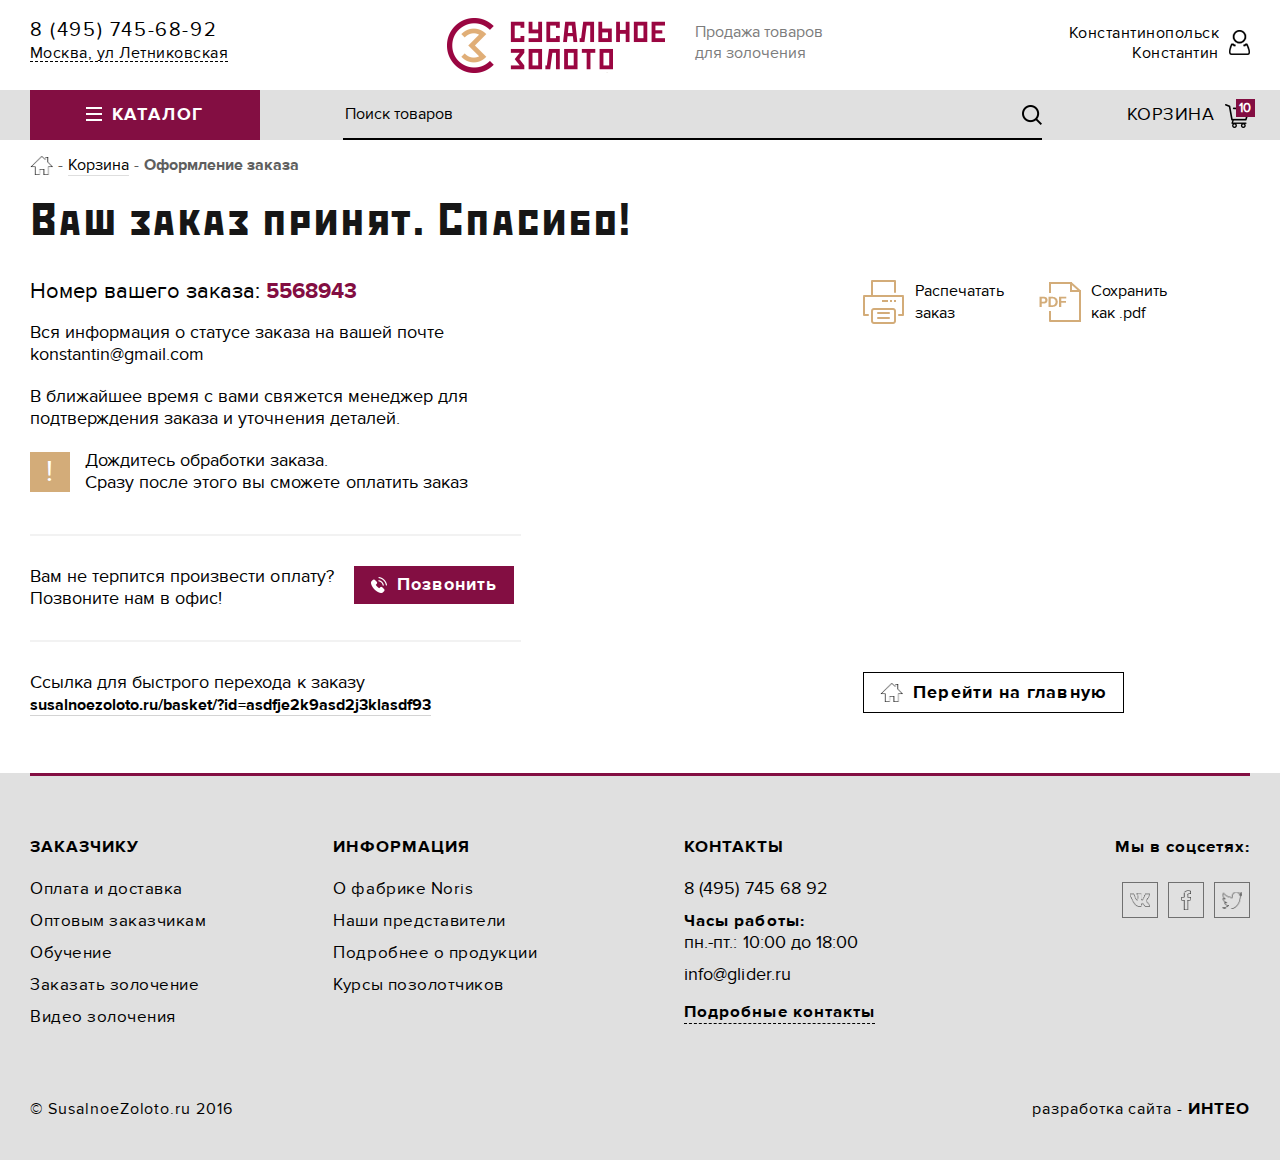
<file: index7.html>
<!DOCTYPE html>
<html>
<head lang="ru">
  <meta charset="UTF-8">
  <title>Project</title>
  <link rel="stylesheet" href="f/css/flexslider.css">
  <link rel="stylesheet" href="f/css/main.css">
  <script src="f/js/jquery-1.11.3.min.js"></script>
  <script src="f/js/jquery.flexslider-min.js"></script>
  <script src="f/js/develplatform.editable.select.js"></script>
  <script src="f/js/validator.min.js"></script>
  <script src="f/js/main.js"></script>
</head>
<body> 
  <div class="wrap">
    <header class="header">
      <div class="container"> 
        <div class="row">
          <div class="header__main clearfix">
            <div class="header__contacts col-xs-4">
              <p>
                <span class="header__phone">8 (495) 745-68-92</span>
                <a href="#" class="header__address pseudo">Москва, ул Летниковская</a>
              </p>
            </div>
            <div class="header__logo col-xs-12 col-lg-4">
              <a href="/">
                <span>Продажа товаров <br>для золочения</span>
              </a>
            </div>
            <div class="header__contacts header__contacts_mobile col-xs-10 col-md-6">
              <p>
                <span class="header__phone">8 (495) 745-68-92</span>
                <a href="#" class="header__address pseudo">Москва, ул Летниковская</a>
              </p>
            </div>
            <div class="col-lg-4 col-md-6 col-xs-2 header__account">
              <a href="#" class="">
                <span>Константинопольский Константин</span>
                <img src="f/i/avatar.png" alt="">
              </a>
            </div>
            
          </div>
        </div>
      </div>
      <div class="header__control">
        <div class="container"> 
          <div class="row">
            <div class="col-sm-4 col-xs-3 col-lg-3">
              <nav class="header__catalog">
                <a href="#"><i></i><span>КАТАЛОГ</span></a>
                <ul>
                  <li>
                    <a href="#">Сусальные материалы</a>
                    <ul>
                      <li><a href="#">Сусальное золото</a></li>
                      <li><a href="#">Сусальное серебро и палладий</a></li>
                      <li><a href="#">Творёное золото и серебро</a></li>
                      <li><a href="#">Сусальное золото в рулонах</a></li>
                      <li><a href="#">Лаки и пудра</a></li>
                    </ul>
                  </li>
                  <li>
                    <a href="#">Имитация сусальных материалов</a>
                    <ul>
                      <li><a href="#">Сусальное золото</a></li>
                      <li><a href="#">Сусальное серебро и палладий</a></li>
                      <li><a href="#">Творёное золото и серебро</a></li>
                      <li><a href="#">Сусальное золото в рулонах</a></li>
                      <li><a href="#">Лаки и пудра</a></li>
                    </ul>
                  </li>
                  <li>
                    <a href="#">Полименты, клеи, грунт</a>
                    <ul>
                      <li><a href="#">Сусальное золото</a></li>
                      <li><a href="#">Сусальное серебро и палладий</a></li>
                      <li><a href="#">Творёное золото и серебро</a></li>
                      <li><a href="#">Сусальное золото в рулонах</a></li>
                      <li><a href="#">Лаки и пудра</a></li>
                    </ul>
                  </li>
                  <li>
                    <a href="#">Лаки и масла</a>
                    <ul>
                      <li><a href="#">Сусальное золото</a></li>
                      <li><a href="#">Сусальное серебро и палладий</a></li>
                      <li><a href="#">Творёное золото и серебро</a></li>
                      <li><a href="#">Сусальное золото в рулонах</a></li>
                      <li><a href="#">Лаки и пудра</a></li>
                    </ul>
                  </li>
                  <li>
                    <a href="#">Пигменты и краски</a>
                    <ul>
                      <li><a href="#">Сусальное золото</a></li>
                      <li><a href="#">Сусальное серебро и палладий</a></li>
                      <li><a href="#">Творёное золото и серебро</a></li>
                      <li><a href="#">Сусальное золото в рулонах</a></li>
                      <li><a href="#">Лаки и пудра</a></li>
                    </ul>
                  </li>
                  <li>
                    <a href="#">Инструменты для золочения</a>
                    <ul>
                      <li><a href="#">Сусальное золото</a></li>
                      <li><a href="#">Сусальное серебро и палладий</a></li>
                      <li><a href="#">Творёное золото и серебро</a></li>
                      <li><a href="#">Сусальное золото в рулонах</a></li>
                      <li><a href="#">Лаки и пудра</a></li>
                    </ul>
                  </li>
                  <li>
                    <a href="#">Иконные доски</a>
                    <ul>
                      <li><a href="#">Сусальное золото</a></li>
                      <li><a href="#">Сусальное серебро и палладий</a></li>
                      <li><a href="#">Творёное золото и серебро</a></li>
                      <li><a href="#">Сусальное золото в рулонах</a></li>
                      <li><a href="#">Лаки и пудра</a></li>
                    </ul>
                  </li>
                </ul>
              </nav>
            </div>
            <div class="col-sm-7 col-xs-8">
              <form class="header__search">
                <input type="text" placeholder="Поиск товаров">
                <button>&nbsp;</button>
              </form>
            </div>
            <div class="col-lg-2 col-xs-1 header__basket">
              <a href="#">
                <span>КОРЗИНА</span>
                <i class="icon-basket"></i>
                <b>10</b>
              </a>
            </div>
          </div>
      </div>
    </header>
    <main role="main" class="content">
      <div class="container">
        <ul class="breadcrumbs">
          <li><a href="#"><i class="icon-home"></i></a>
          </li><li><a href="#">Корзина</a></li><li><span>Оформление заказа</span></li>
        </ul>
        <h1>Ваш заказ принят. Спасибо!</h1>
        <div class="order-reg-success">
          <div class="row">
            <div class="col-lg-5 col-xs-12">
              <div class="order-reg-success__holder">
                <p class="order-reg-success__num">Номер вашего заказа: <span>5568943</span></p>
                <p>Вся информация о статусе заказа на вашей почте konstantin@gmail.com</p>
                <p>В ближайшее время с вами свяжется менеджер для подтверждения заказа и уточнения деталей.</p>
                <p class="order-reg-success__caption">Дождитесь обработки заказа. <br>Сразу после этого вы сможете оплатить заказ</p>
              </div>
            </div>
            <div class="col-lg-4 col-xs-12 col-lg-offset-3">
              <a href="#" class="order-reg-success__print iconize-print">Распечатать <br>заказ</a>
              <a href="#" class="order-reg-success__save iconize-pdf">Сохранить <br>как .pdf</a>
            </div>
          </div>
           <div class="row">
            <div class="col-lg-5 col-xs-12">
              <div class="order-reg-success__call">
                <p>
                  Вам не терпится произвести оплату? <br>
                  Позвоните нам в офис!
                </p>
                <a href="#" class="btn btn-filled"><i class="icon-phone"></i>Позвонить</a>
              </div>
            </div>
           </div>
           <div class="row">
            <div class="col-lg-5 col-xs-12 order-reg-success__link">
              <p>Ссылка для быстрого перехода к заказу <br>
              <a href="susalnoezoloto.ru/basket/?id=asdfje2k9asd2j3klasdf93">susalnoezoloto.ru/basket/?id=asdfje2k9asd2j3klasdf93</a></p>
            </div>
            <div class="col-lg-4 col-xs-12 col-lg-offset-3">
              <a href="/" class="btn order-reg-success__home"><i class="icon-home"><i></i></i>Перейти на главную</a>
            </div>
           </div>
        </div>
      </div>
    </main>
    <footer class="footer">
      <div class="container">
        <div class="footer__wrap">
          <div class="footer__holder">
            <div class="footer__col">
              <p class="footer__subtitle">ЗАКАЗЧИКУ</p>
              <ul class="footer__menu">
                <li><a href="#">Оплата и доставка</a></li>
                <li><a href="#">Оптовым заказчикам</a></li>
                <li><a href="#">Обучение</a></li>
                <li><a href="#">Заказать золочение</a></li>
                <li><a href="#">Видео золочения</a></li>
              </ul>
            
            </div><div class="footer__col">
              <p class="footer__subtitle">ИНФОРМАЦИЯ</p>
              <ul class="footer__menu">
                <li><a href="#">О фабрике Noris</a></li>
                <li><a href="#">Наши представители</a></li>
                <li><a href="#">Подробнее о продукции</a></li>
                <li><a href="#">Курсы позолотчиков</a></li>
              </ul>
            
            </div><div class="footer__col">
              <p class="footer__subtitle">КОНТАКТЫ</p>
              <p class="footer__text">8 (495) 745 68 92</p>
              <p class="footer__caption">Часы работы:</p>
              <p class="footer__text">пн.-пт.: 10:00 до 18:00</p>
              <p class="footer__text"><a href="mailto:info@glider.ru">info@glider.ru</a></p>
              <a href="#" class="footer__caption pseudo">Подробные контакты</a>
            
            </div><div class="footer__col social social_footer">
              <p class="footer__subtitle">Мы в соцсетях:</p>
              <ul>
                <li><a href="#" class="social__vk">&nbsp;</a>
                </li><li><a href="#" class="social__fb">&nbsp;</a>
                </li><li><a href="#" class="social__tw">&nbsp;</a></li>
              </ul>
            </div>
          </div>
        </div>
        <span class="footer__copyright">© SusalnoeZoloto.ru 2016</span>
        <span class="footer__madeby">разработка сайта - <a href="#">ИНТЕО</a></span>
      </div>
    </footer>
  </div>
  <script>
    (function() {
      $(window).load(function() {});
    }());
  </script>
</body>
</html>
</file>
<file: f/css/main.css>
@font-face {
  font-family: 'proximaBold';
  src: url('../../f/fonts/ProximaNovaBold.eot');
  src: url('../../f/fonts/ProximaNovaBold.eot?#iefix') format('embedded-opentype'), url('../../f/fonts/ProximaNovaBold.woff') format('woff'), url('../../f/fonts/ProximaNovaBold.ttf') format('truetype'), url('../../f/fonts/proximanova-xbold.svg#proxima_nova_thextrabold') format('svg');
  font-weight: normal;
  font-style: normal;
}
@font-face {
  font-family: 'proximaReg';
  src: url('../../f/fonts/proximanova-reg.eot');
  src: url('../../f/fonts/proximanova-reg.eot?#iefix') format('embedded-opentype'), url('../../f/fonts/proximanova-reg.woff2') format('woff2'), url('../../f/fonts/proximanova-reg.woff') format('woff'), url('../../f/fonts/proximanova-reg.ttf') format('truetype');
  font-weight: normal;
  font-style: normal;
}
@font-face {
  font-family: 'Rodch';
  src: url('../../f/fonts/rodchenkoctt.eot');
  src: url('../../f/fonts/rodchenkoctt.eot?#iefix') format('embedded-opentype'), url('../../f/fonts/rodchenkoctt.woff2') format('woff2'), url('../../f/fonts/rodchenkoctt.woff') format('woff'), url('../../f/fonts/rodchenkoctt.ttf') format('truetype');
  font-weight: normal;
  font-style: normal;
}
html {
  font-family: sans-serif;
  -webkit-text-size-adjust: 100%;
  -ms-text-size-adjust: 100%;
  min-height: 100%;
  position: relative;
}
body {
  margin: 0;
  background: #fff;
}
body,
html {
  padding: 0;
  height: 100%;
}
article,
aside,
details,
figcaption,
figure,
footer,
header,
hgroup,
main,
menu,
nav,
section,
summary {
  display: block;
}
audio,
canvas,
progress,
video {
  display: inline-block;
  vertical-align: baseline;
}
audio:not([controls]) {
  display: none;
  height: 0;
}
[hidden],
template {
  display: none;
}
a {
  background-color: transparent;
}
a:active,
a:hover {
  outline: 0;
}
b,
strong {
  font-weight: 700;
}
dfn {
  font-style: italic;
}
mark {
  color: #000;
  background: #ff0;
}
sub,
sup {
  position: relative;
  font-size: 75%;
  line-height: 0;
  vertical-align: baseline;
}
sup {
  top: -0.5em;
}
sub {
  bottom: -0.25em;
}
img {
  border: 0;
}
svg:not(:root) {
  overflow: hidden;
}
hr {
  height: 0;
  box-sizing: content-box;
}
pre {
  overflow: auto;
}
code,
kbd,
pre,
samp {
  font-family: monospace, monospace;
  font-size: 1em;
}
button,
input,
optgroup,
select,
textarea {
  margin: 0;
  font: inherit;
  color: inherit;
}
button {
  overflow: visible;
}
button,
select {
  text-transform: none;
}
button,
html input[type=button],
input[type=reset],
input[type=submit] {
  -webkit-appearance: button;
  cursor: pointer;
}
button[disabled],
html input[disabled] {
  cursor: default;
}
button::-moz-focus-inner,
input::-moz-focus-inner {
  padding: 0;
  border: 0;
}
input[type=checkbox],
input[type=radio] {
  box-sizing: border-box;
  padding: 0;
}
input[type=number]::-webkit-inner-spin-button,
input[type=number]::-webkit-outer-spin-button {
  height: auto;
}
input[type=search] {
  -webkit-appearance: textfield;
}
input[type=search]::-webkit-search-cancel-button,
input[type=search]::-webkit-search-decoration {
  -webkit-appearance: none;
}
textarea {
  overflow: auto;
}
optgroup {
  font-weight: 700;
}
table {
  border-spacing: 0;
  border-collapse: collapse;
  width: 100%;
  margin-bottom: 30px;
}
th {
  color: #1a1c1d;
  font-style: italic;
  font-weight: normal;
  font-size: 14px;
  padding: 10px 0;
}
td {
  color: #bdbdbd;
  font-size: 16px;
  padding: 10px 0;
}
td i {
  color: #2196f3;
}
td a {
  font-weight: bold;
}
td .white {
  color: #fff;
}
*,
:after,
:before {
  box-sizing: border-box;
}
body {
  font: 18px/22px "proximaReg", sans-serif;
  color: #000;
  letter-spacing: .001em;
}
button,
input,
select,
textarea {
  font-family: inherit;
  font-size: inherit;
  line-height: inherit;
}
a {
  text-decoration: none;
  transition: all .2s ease;
  color: #000;
}
a:hover {
  color: #830e42;
}
a:focus,
a:hover {
  outline: 0;
}
figure {
  margin: 0;
}
img {
  vertical-align: middle;
}
hr {
  margin-top: 20px;
  margin-bottom: 20px;
  border: 0;
  border-top: 1px solid #eee;
}
[role=button] {
  cursor: pointer;
}
.h1,
.h2,
.h3,
.h4,
.h5,
.h6,
h1,
h2,
h3,
h4,
h5,
h6 {
  font-family: inherit;
  font-weight: 500;
  line-height: 1.1;
  color: inherit;
}
.h1 .small,
.h1 small,
.h2 .small,
.h2 small,
.h3 .small,
.h3 small,
.h4 .small,
.h4 small,
.h5 .small,
.h5 small,
.h6 .small,
.h6 small,
h1 .small,
h1 small,
h2 .small,
h2 small,
h3 .small,
h3 small,
h4 .small,
h4 small,
h5 .small,
h5 small,
h6 .small,
h6 small {
  font-weight: 400;
  line-height: 1;
  color: #777;
}
.h1,
.h2,
.h3,
h1,
h2,
h3 {
  margin: 0;
}
.h1 .small,
.h1 small,
.h2 .small,
.h2 small,
.h3 .small,
.h3 small,
h1 .small,
h1 small,
h2 .small,
h2 small,
h3 .small,
h3 small {
  font-size: 65%;
}
.h4,
.h5,
.h6,
h4,
h5,
h6 {
  margin-top: 10px;
  margin-bottom: 10px;
}
.h4 .small,
.h4 small,
.h5 .small,
.h5 small,
.h6 .small,
.h6 small,
h4 .small,
h4 small,
h5 .small,
h5 small,
h6 .small,
h6 small {
  font-size: 75%;
}
.h1,
h1 {
  margin-bottom: 40px;
  font: 45px/45px 'Rodch', sans-serif;
  letter-spacing: .02em;
  color: #161616;
}
h2,
.h2 {
  font: 38px 'Rodch', sans-serif;
  letter-spacing: .01em;
  color: #161616;
  margin-bottom: 20px;
}
h3,
.h3 {
  margin-bottom: 30px;
}
.text-center {
  text-align: center;
}
.h4,
h4 {
  font-size: 20px;
}
.h5,
h5 {
  font-size: 14px;
}
.h6,
h6 {
  font-size: 12px;
}
p {
  margin: 0 0 20px;
}
.small,
small {
  font-size: 85%;
}
.mark,
mark {
  padding: .2em;
  background-color: #fcf8e3;
}
ol,
ul {
  margin-top: 0;
  padding: 0;
}
ul {
  list-style: none;
  margin-bottom: 40px;
}
ul li {
  padding-left: 40px;
  margin-bottom: 20px;
}
ol {
  counter-reset: li;
  padding: 0;
  list-style: none;
}
ol li {
  position: relative;
}
dl {
  margin-top: 0;
  margin-bottom: 20px;
}
dd,
dt {
  line-height: 1.42857143;
}
dt {
  font-weight: 700;
}
dd {
  margin-left: 0;
}
abbr[data-original-title],
abbr[title] {
  cursor: help;
  border-bottom: 1px dotted #777;
}
table {
  background-color: transparent;
}
caption {
  padding-top: 8px;
  padding-bottom: 8px;
  color: #777;
  text-align: left;
}
th {
  text-align: left;
}
fieldset {
  min-width: 0;
  padding: 0;
  margin: 0;
  border: 0;
}
legend {
  display: block;
  width: 100%;
  padding: 0;
  margin-bottom: 20px;
  font-size: 21px;
  line-height: inherit;
  color: #333;
  border: 0;
  border-bottom: 1px solid #e5e5e5;
}
label {
  display: inline-block;
  max-width: 100%;
}
input[type=search] {
  box-sizing: border-box;
}
.check,
.radio {
  display: none;
}
.check + label,
.radio + label {
  cursor: pointer;
  position: relative;
  font-weight: 400;
  display: inline-block;
  padding-left: 35px;
  margin-right: 20px;
}
.radio + label::before,
.check + label::before {
  content: '';
  position: absolute;
  left: 0;
  top: 0;
  height: 22px;
  width: 22px;
  border-radius: 50%;
  border: 1px solid #a6a6a6;
}
.check + label::before {
  border-radius: 0;
  margin-top: -1px;
}
.check + label::after {
  content: '';
  position: absolute;
  width: 12px;
  height: 12px;
  left: 5px;
  top: 4px;
  margin: auto;
  background: url(../../f/i/icons.png) no-repeat;
  background-size: 8000% 8000%;
  background-position: 9.36708861% 10.83544304%;
  opacity: 0;
  transition: opacity 0.2s ease;
}
.radio:checked + label::before,
.check:checked + label::before {
  border-color: #830e42;
}
.check:checked + label::after {
  opacity: 1;
}
.radio + label::after {
  content: '';
  position: absolute;
  border-radius: 50%;
  width: 10px;
  height: 10px;
  left: 6px;
  top: 6px;
  margin: auto;
  background: transparent;
  transition: background-color 0.2s ease;
}
.radio:checked + label::after {
  background: #830e42;
}
.checkbox {
  margin-bottom: 15px;
}
.i-check {
  display: inline-block;
  vertical-align: middle;
  margin-right: 10px;
  width: 14px;
  height: 14px;
  background: url(../../f/i/icons.png) no-repeat;
  background-size: 8000% 8000%;
  background-position: 11.24050633% 10.83544304%;
}
.i-qst {
  display: inline-block;
  vertical-align: top;
  position: relative;
  margin-left: 10px;
  margin-top: 4px;
  width: 18px;
}
.i-qst:before {
  content: '?';
  position: absolute;
  border: 1px solid #000;
  width: 18px;
  height: 18px;
  text-align: center;
  left: 0;
  top: 0;
  font: 16px/18px 'proximaBold', sans-serif;
}
.i-qst:hover {
  color: #830e42;
}
.i-qst:hover:before {
  border-color: #830e42;
}
.i-qst_left {
  margin: 0 10px 0 0;
}
a:hover .i-qst:before {
  border-color: #830e42;
}
.input {
  background: none;
  border: none;
  margin-bottom: 20px;
  border-radius: 5px;
  border: 2px solid #e6e6e6;
  padding: 10px 10px 10px 10px !important;
  position: relative;
  outline: none;
  width: 100%;
  box-shadow: none !important;
  transition: background 0.3s ease;
}
textarea {
  resize: none;
}
.btn {
  display: transparent;
  padding: 7px 16px;
  font: 14px/20px 'proximaBold', sans-serif;
  margin-bottom: 0;
  letter-spacing: .06em;
  color: #000;
  background: transparent;
  text-align: center;
  position: relative;
  display: inline-block;
  vertical-align: top;
  -ms-touch-action: manipulation;
  touch-action: manipulation;
  cursor: pointer;
  -webkit-user-select: none;
  -moz-user-select: none;
  -ms-user-select: none;
  user-select: none;
  overflow: hidden;
  z-index: 2;
  border: 1px solid #000;
  transition: all 0.3s ease;
}
.btn:active:hover,
.btn:hover {
  color: #fff;
  background: #830e42;
  border-color: transparent;
}
.btn:active:focus,
.btn:focus {
  outline: 0 !important;
}
.btn.active.focus,
.btn.active:focus,
.btn.focus,
.btn:active.focus,
.btn:active:focus,
.btn:focus {
  outline: dotted thin;
  outline: -webkit-focus-ring-color auto 5px;
  outline-offset: -2px;
}
.btn.focus,
.btn:focus,
.btn:hover {
  text-decoration: none;
}
.btn.active,
.btn:active {
  background-image: none;
  outline: 0;
}
.btn.disabled,
.btn[disabled],
fieldset[disabled] .btn {
  cursor: not-allowed;
  filter: alpha(opacity=65);
  box-shadow: none;
  opacity: 0.65;
}
a.btn.disabled,
fieldset[disabled] a.btn {
  pointer-events: none;
}
.btn-filled {
  background: #830e42;
  border-color: #830e42;
  color: #fff;
}
.btn-filled:hover {
  background: #d3ac79;
}
.btn-minuse {
  position: relative;
}
.btn-minuse:before {
  position: absolute;
  content: '';
  height: 2px;
  width: 14px;
  top: 0;
  bottom: 0;
  left: 0;
  right: 0;
  margin: auto;
  background: #a6a6a6;
}
.btn-pluss:before,
.btn-pluss:after {
  position: absolute;
  content: '';
  height: 2px;
  width: 14px;
  top: 0;
  bottom: 0;
  left: 0;
  right: 0;
  margin: auto;
  background: #a6a6a6;
}
.btn-pluss:after {
  height: 14px;
  width: 2px;
}
.btn-link {
  font-weight: 400;
  color: #337ab7;
  border-radius: 0;
}
.btn-link,
.btn-link.active,
.btn-link:active,
.btn-link[disabled],
fieldset[disabled] .btn-link {
  background-color: transparent;
  box-shadow: none;
}
.btn-link,
.btn-link:active,
.btn-link:focus,
.btn-link:hover {
  border-color: transparent;
}
.btn-link:focus,
.btn-link:hover {
  color: #23527c;
  text-decoration: underline;
  background-color: transparent;
}
.btn-link[disabled]:focus,
.btn-link[disabled]:hover,
fieldset[disabled] .btn-link:focus,
fieldset[disabled] .btn-link:hover {
  color: #777;
  text-decoration: none;
}
[data-toggle=buttons] > .btn input[type=checkbox],
[data-toggle=buttons] > .btn input[type=radio],
[data-toggle=buttons] > .btn-group > .btn input[type=checkbox],
[data-toggle=buttons] > .btn-group > .btn input[type=radio] {
  position: absolute;
  clip: rect(0, 0, 0, 0);
  pointer-events: none;
}
.form-control {
  display: block;
  width: 100%;
  padding: 0.60rem 0.75rem;
  background-color: transparent;
  background-image: none;
  background-clip: padding-box;
  border: 1px solid #000;
  margin-bottom: 10px;
}
.has-error .form-control {
  border-color: red;
}
.form-group {
  margin-bottom: 30px;
}
.form-group label {
  line-height: 42px;
  white-space: nowrap;
}
.form-group label span {
  font-size: 20px;
  color: #830e42;
}
.form-group .help-block {
  font-size: 16px;
  line-height: 20px;
  color: #a6a6a6;
  margin-bottom: 0;
}
.close {
  float: right;
  font-size: 21px;
  font-weight: 700;
  line-height: 1;
  color: #000;
  text-shadow: 0 1px 0 #fff;
  filter: alpha(opacity=20);
  opacity: 0.2;
}
.close:focus,
.close:hover {
  color: #000;
  text-decoration: none;
  cursor: pointer;
  filter: alpha(opacity=50);
  opacity: 0.5;
}
button.close {
  -webkit-appearance: none;
  padding: 0;
  cursor: pointer;
  background: 0 0;
  border: 0;
}
.clearfix:after,
.clearfix:before,
.dl-horizontal dd:after,
.dl-horizontal dd:before,
.form-horizontal .form-group:after,
.form-horizontal .form-group:before,
.pager:after,
.pager:before,
.row:after,
.row:before {
  display: table;
  content: " ";
}
.clearfix:after,
.dl-horizontal dd:after,
.form-horizontal .form-group:after,
.pager:after,
.panel-body:after,
.row:after {
  clear: both;
}
.hide {
  display: none !important;
}
.show {
  display: block !important;
}
.invisible {
  visibility: hidden;
}
.text-hide {
  font: 0/0 a;
  color: transparent;
  text-shadow: none;
  background-color: transparent;
  border: 0;
}
.hidden {
  display: none !important;
}
.affix {
  position: fixed;
}
.wrap {
  min-width: 320px;
  display: -ms-flexbox;
  display: flex;
  -ms-flex-direction: column;
  flex-direction: column;
  height: 100%;
}
.container {
  padding: 0 30px;
  max-width: 1280px;
  margin: 0 auto;
  display: block;
}
.content {
  -ms-flex: 1 0 auto;
  flex: 1 0 auto;
}
.container-fluid {
  padding-right: 30px;
  padding-left: 30px;
  margin-right: auto;
  margin-left: auto;
}
.row {
  margin-right: -15px;
  margin-left: -15px;
}
.col-xs-1,
.col-sm-1,
.col-md-1,
.col-lg-1,
.col-xs-2,
.col-sm-2,
.col-md-2,
.col-lg-2,
.col-xs-3,
.col-sm-3,
.col-md-3,
.col-lg-3,
.col-xs-4,
.col-sm-4,
.col-md-4,
.col-lg-4,
.col-xs-5,
.col-sm-5,
.col-md-5,
.col-lg-5,
.col-xs-6,
.col-sm-6,
.col-md-6,
.col-lg-6,
.col-xs-7,
.col-sm-7,
.col-md-7,
.col-lg-7,
.col-xs-8,
.col-sm-8,
.col-md-8,
.col-lg-8,
.col-xs-9,
.col-sm-9,
.col-md-9,
.col-lg-9,
.col-xs-10,
.col-sm-10,
.col-md-10,
.col-lg-10,
.col-xs-11,
.col-sm-11,
.col-md-11,
.col-lg-11,
.col-xs-12,
.col-sm-12,
.col-md-12,
.col-lg-12 {
  position: relative;
  min-height: 1px;
  padding-right: 15px;
  padding-left: 15px;
}
.col-xs-1,
.col-xs-2,
.col-xs-3,
.col-xs-4,
.col-xs-5,
.col-xs-6,
.col-xs-7,
.col-xs-8,
.col-xs-9,
.col-xs-10,
.col-xs-11,
.col-xs-12 {
  float: left;
}
.col-xs-12 {
  width: 100%;
}
.col-xs-11 {
  width: 91.66666667%;
}
.col-xs-10 {
  width: 83.33333333%;
}
.col-xs-9 {
  width: 75%;
}
.col-xs-8 {
  width: 66.66666667%;
}
.col-xs-7 {
  width: 58.33333333%;
}
.col-xs-6 {
  width: 50%;
}
.col-xs-5 {
  width: 41.66666667%;
}
.col-xs-4 {
  width: 33.33333333%;
}
.col-xs-3 {
  width: 25%;
}
.col-xs-2 {
  width: 16.66666667%;
}
.col-xs-1 {
  width: 8.33333333%;
}
.col-xs-pull-12 {
  right: 100%;
}
.col-xs-pull-11 {
  right: 91.66666667%;
}
.col-xs-pull-10 {
  right: 83.33333333%;
}
.col-xs-pull-9 {
  right: 75%;
}
.col-xs-pull-8 {
  right: 66.66666667%;
}
.col-xs-pull-7 {
  right: 58.33333333%;
}
.col-xs-pull-6 {
  right: 50%;
}
.col-xs-pull-5 {
  right: 41.66666667%;
}
.col-xs-pull-4 {
  right: 33.33333333%;
}
.col-xs-pull-3 {
  right: 25%;
}
.col-xs-pull-2 {
  right: 16.66666667%;
}
.col-xs-pull-1 {
  right: 8.33333333%;
}
.col-xs-pull-0 {
  right: auto;
}
.col-xs-push-12 {
  left: 100%;
}
.col-xs-push-11 {
  left: 91.66666667%;
}
.col-xs-push-10 {
  left: 83.33333333%;
}
.col-xs-push-9 {
  left: 75%;
}
.col-xs-push-8 {
  left: 66.66666667%;
}
.col-xs-push-7 {
  left: 58.33333333%;
}
.col-xs-push-6 {
  left: 50%;
}
.col-xs-push-5 {
  left: 41.66666667%;
}
.col-xs-push-4 {
  left: 33.33333333%;
}
.col-xs-push-3 {
  left: 25%;
}
.col-xs-push-2 {
  left: 16.66666667%;
}
.col-xs-push-1 {
  left: 8.33333333%;
}
.col-xs-push-0 {
  left: auto;
}
.col-xs-offset-12 {
  margin-left: 100%;
}
.col-xs-offset-11 {
  margin-left: 91.66666667%;
}
.col-xs-offset-10 {
  margin-left: 83.33333333%;
}
.col-xs-offset-9 {
  margin-left: 75%;
}
.col-xs-offset-8 {
  margin-left: 66.66666667%;
}
.col-xs-offset-7 {
  margin-left: 58.33333333%;
}
.col-xs-offset-6 {
  margin-left: 50%;
}
.col-xs-offset-5 {
  margin-left: 41.66666667%;
}
.col-xs-offset-4 {
  margin-left: 33.33333333%;
}
.col-xs-offset-3 {
  margin-left: 25%;
}
.col-xs-offset-2 {
  margin-left: 16.66666667%;
}
.col-xs-offset-1 {
  margin-left: 8.33333333%;
}
.col-xs-offset-0 {
  margin-left: 0%;
}
@media (min-width: 480px) {
  .col-sm-1,
  .col-sm-2,
  .col-sm-3,
  .col-sm-4,
  .col-sm-5,
  .col-sm-6,
  .col-sm-7,
  .col-sm-8,
  .col-sm-9,
  .col-sm-10,
  .col-sm-11,
  .col-sm-12 {
    float: left;
  }
  .col-sm-12 {
    width: 100%;
  }
  .col-sm-11 {
    width: 91.66666667%;
  }
  .col-sm-10 {
    width: 83.33333333%;
  }
  .col-sm-9 {
    width: 75%;
  }
  .col-sm-8 {
    width: 66.66666667%;
  }
  .col-sm-7 {
    width: 58.33333333%;
  }
  .col-sm-6 {
    width: 50%;
  }
  .col-sm-5 {
    width: 41.66666667%;
  }
  .col-sm-4 {
    width: 33.33333333%;
  }
  .col-sm-3 {
    width: 25%;
  }
  .col-sm-2 {
    width: 16.66666667%;
  }
  .col-sm-1 {
    width: 8.33333333%;
  }
  .col-sm-pull-12 {
    right: 100%;
  }
  .col-sm-pull-11 {
    right: 91.66666667%;
  }
  .col-sm-pull-10 {
    right: 83.33333333%;
  }
  .col-sm-pull-9 {
    right: 75%;
  }
  .col-sm-pull-8 {
    right: 66.66666667%;
  }
  .col-sm-pull-7 {
    right: 58.33333333%;
  }
  .col-sm-pull-6 {
    right: 50%;
  }
  .col-sm-pull-5 {
    right: 41.66666667%;
  }
  .col-sm-pull-4 {
    right: 33.33333333%;
  }
  .col-sm-pull-3 {
    right: 25%;
  }
  .col-sm-pull-2 {
    right: 16.66666667%;
  }
  .col-sm-pull-1 {
    right: 8.33333333%;
  }
  .col-sm-pull-0 {
    right: auto;
  }
  .col-sm-push-12 {
    left: 100%;
  }
  .col-sm-push-11 {
    left: 91.66666667%;
  }
  .col-sm-push-10 {
    left: 83.33333333%;
  }
  .col-sm-push-9 {
    left: 75%;
  }
  .col-sm-push-8 {
    left: 66.66666667%;
  }
  .col-sm-push-7 {
    left: 58.33333333%;
  }
  .col-sm-push-6 {
    left: 50%;
  }
  .col-sm-push-5 {
    left: 41.66666667%;
  }
  .col-sm-push-4 {
    left: 33.33333333%;
  }
  .col-sm-push-3 {
    left: 25%;
  }
  .col-sm-push-2 {
    left: 16.66666667%;
  }
  .col-sm-push-1 {
    left: 8.33333333%;
  }
  .col-sm-push-0 {
    left: auto;
  }
  .col-sm-offset-12 {
    margin-left: 100%;
  }
  .col-sm-offset-11 {
    margin-left: 91.66666667%;
  }
  .col-sm-offset-10 {
    margin-left: 83.33333333%;
  }
  .col-sm-offset-9 {
    margin-left: 75%;
  }
  .col-sm-offset-8 {
    margin-left: 66.66666667%;
  }
  .col-sm-offset-7 {
    margin-left: 58.33333333%;
  }
  .col-sm-offset-6 {
    margin-left: 50%;
  }
  .col-sm-offset-5 {
    margin-left: 41.66666667%;
  }
  .col-sm-offset-4 {
    margin-left: 33.33333333%;
  }
  .col-sm-offset-3 {
    margin-left: 25%;
  }
  .col-sm-offset-2 {
    margin-left: 16.66666667%;
  }
  .col-sm-offset-1 {
    margin-left: 8.33333333%;
  }
  .col-sm-offset-0 {
    margin-left: 0%;
  }
}
@media (min-width: 600px) {
  .col-md-1,
  .col-md-2,
  .col-md-3,
  .col-md-4,
  .col-md-5,
  .col-md-6,
  .col-md-7,
  .col-md-8,
  .col-md-9,
  .col-md-10,
  .col-md-11,
  .col-md-12 {
    float: left;
  }
  .col-md-12 {
    width: 100%;
  }
  .col-md-11 {
    width: 91.66666667%;
  }
  .col-md-10 {
    width: 83.33333333%;
  }
  .col-md-9 {
    width: 75%;
  }
  .col-md-8 {
    width: 66.66666667%;
  }
  .col-md-7 {
    width: 58.33333333%;
  }
  .col-md-6 {
    width: 50%;
  }
  .col-md-5 {
    width: 41.66666667%;
  }
  .col-md-4 {
    width: 33.33333333%;
  }
  .col-md-3 {
    width: 25%;
  }
  .col-md-2 {
    width: 16.66666667%;
  }
  .col-md-1 {
    width: 8.33333333%;
  }
  .col-md-pull-12 {
    right: 100%;
  }
  .col-md-pull-11 {
    right: 91.66666667%;
  }
  .col-md-pull-10 {
    right: 83.33333333%;
  }
  .col-md-pull-9 {
    right: 75%;
  }
  .col-md-pull-8 {
    right: 66.66666667%;
  }
  .col-md-pull-7 {
    right: 58.33333333%;
  }
  .col-md-pull-6 {
    right: 50%;
  }
  .col-md-pull-5 {
    right: 41.66666667%;
  }
  .col-md-pull-4 {
    right: 33.33333333%;
  }
  .col-md-pull-3 {
    right: 25%;
  }
  .col-md-pull-2 {
    right: 16.66666667%;
  }
  .col-md-pull-1 {
    right: 8.33333333%;
  }
  .col-md-pull-0 {
    right: auto;
  }
  .col-md-push-12 {
    left: 100%;
  }
  .col-md-push-11 {
    left: 91.66666667%;
  }
  .col-md-push-10 {
    left: 83.33333333%;
  }
  .col-md-push-9 {
    left: 75%;
  }
  .col-md-push-8 {
    left: 66.66666667%;
  }
  .col-md-push-7 {
    left: 58.33333333%;
  }
  .col-md-push-6 {
    left: 50%;
  }
  .col-md-push-5 {
    left: 41.66666667%;
  }
  .col-md-push-4 {
    left: 33.33333333%;
  }
  .col-md-push-3 {
    left: 25%;
  }
  .col-md-push-2 {
    left: 16.66666667%;
  }
  .col-md-push-1 {
    left: 8.33333333%;
  }
  .col-md-push-0 {
    left: auto;
  }
  .col-md-offset-12 {
    margin-left: 100%;
  }
  .col-md-offset-11 {
    margin-left: 91.66666667%;
  }
  .col-md-offset-10 {
    margin-left: 83.33333333%;
  }
  .col-md-offset-9 {
    margin-left: 75%;
  }
  .col-md-offset-8 {
    margin-left: 66.66666667%;
  }
  .col-md-offset-7 {
    margin-left: 58.33333333%;
  }
  .col-md-offset-6 {
    margin-left: 50%;
  }
  .col-md-offset-5 {
    margin-left: 41.66666667%;
  }
  .col-md-offset-4 {
    margin-left: 33.33333333%;
  }
  .col-md-offset-3 {
    margin-left: 25%;
  }
  .col-md-offset-2 {
    margin-left: 16.66666667%;
  }
  .col-md-offset-1 {
    margin-left: 8.33333333%;
  }
  .col-md-offset-0 {
    margin-left: 0%;
  }
}
@media (min-width: 1000px) {
  .col-lg-1,
  .col-lg-2,
  .col-lg-3,
  .col-lg-4,
  .col-lg-5,
  .col-lg-6,
  .col-lg-7,
  .col-lg-8,
  .col-lg-9,
  .col-lg-10,
  .col-lg-11,
  .col-lg-12 {
    float: left;
  }
  .col-lg-12 {
    width: 100%;
  }
  .col-lg-11 {
    width: 91.66666667%;
  }
  .col-lg-10 {
    width: 83.33333333%;
  }
  .col-lg-9 {
    width: 75%;
  }
  .col-lg-8 {
    width: 66.66666667%;
  }
  .col-lg-7 {
    width: 58.33333333%;
  }
  .col-lg-6 {
    width: 50%;
  }
  .col-lg-5 {
    width: 41.66666667%;
  }
  .col-lg-4 {
    width: 33.33333333%;
  }
  .col-lg-3 {
    width: 25%;
  }
  .col-lg-2 {
    width: 16.66666667%;
  }
  .col-lg-1 {
    width: 8.33333333%;
  }
  .col-lg-pull-12 {
    right: 100%;
  }
  .col-lg-pull-11 {
    right: 91.66666667%;
  }
  .col-lg-pull-10 {
    right: 83.33333333%;
  }
  .col-lg-pull-9 {
    right: 75%;
  }
  .col-lg-pull-8 {
    right: 66.66666667%;
  }
  .col-lg-pull-7 {
    right: 58.33333333%;
  }
  .col-lg-pull-6 {
    right: 50%;
  }
  .col-lg-pull-5 {
    right: 41.66666667%;
  }
  .col-lg-pull-4 {
    right: 33.33333333%;
  }
  .col-lg-pull-3 {
    right: 25%;
  }
  .col-lg-pull-2 {
    right: 16.66666667%;
  }
  .col-lg-pull-1 {
    right: 8.33333333%;
  }
  .col-lg-pull-0 {
    right: auto;
  }
  .col-lg-push-12 {
    left: 100%;
  }
  .col-lg-push-11 {
    left: 91.66666667%;
  }
  .col-lg-push-10 {
    left: 83.33333333%;
  }
  .col-lg-push-9 {
    left: 75%;
  }
  .col-lg-push-8 {
    left: 66.66666667%;
  }
  .col-lg-push-7 {
    left: 58.33333333%;
  }
  .col-lg-push-6 {
    left: 50%;
  }
  .col-lg-push-5 {
    left: 41.66666667%;
  }
  .col-lg-push-4 {
    left: 33.33333333%;
  }
  .col-lg-push-3 {
    left: 25%;
  }
  .col-lg-push-2 {
    left: 16.66666667%;
  }
  .col-lg-push-1 {
    left: 8.33333333%;
  }
  .col-lg-push-0 {
    left: auto;
  }
  .col-lg-offset-12 {
    margin-left: 100%;
  }
  .col-lg-offset-11 {
    margin-left: 91.66666667%;
  }
  .col-lg-offset-10 {
    margin-left: 83.33333333%;
  }
  .col-lg-offset-9 {
    margin-left: 75%;
  }
  .col-lg-offset-8 {
    margin-left: 66.66666667%;
  }
  .col-lg-offset-7 {
    margin-left: 58.33333333%;
  }
  .col-lg-offset-6 {
    margin-left: 50%;
  }
  .col-lg-offset-5 {
    margin-left: 41.66666667%;
  }
  .col-lg-offset-4 {
    margin-left: 33.33333333%;
  }
  .col-lg-offset-3 {
    margin-left: 25%;
  }
  .col-lg-offset-2 {
    margin-left: 16.66666667%;
  }
  .col-lg-offset-1 {
    margin-left: 8.33333333%;
  }
  .col-lg-offset-0 {
    margin-left: 0%;
  }
}
.clearfix:before,
.clearfix:after,
.container:before,
.container:after,
.container-fluid:before,
.container-fluid:after,
.row:before,
.row:after {
  content: " ";
  display: table;
}
.clearfix:after,
.container:after,
.container-fluid:after,
.row:after {
  clear: both;
}
@-ms-viewport {
  width: device-width;
}
::-webkit-input-placeholder {
  color: #000;
}
::-moz-placeholder {
  color: #000;
  opacity: 1;
}
:-ms-input-placeholder {
  color: #000;
}
input:-moz-placeholder {
  color: #000;
  opacity: 1;
}
input:focus {
  outline: none;
}
.popups {
  position: absolute;
  left: -9999px;
  top: -9999px;
}
[class*=" icon-"],
[class^=icon-] {
  display: inline-block;
  width: 14px;
  height: 14px;
  line-height: 14px;
  vertical-align: middle;
  background-image: url(../../f/i/icons.png);
  background-repeat: no-repeat;
  position: relative;
  transition: background-color 0.3s ease;
}
[class*=" icon-"] i,
[class^=icon-] i {
  position: absolute;
  background-image: url(../../f/i/icons.png);
  background-repeat: no-repeat;
  top: 0;
  left: 0;
  bottom: 0;
  right: 0;
  opacity: 0;
  transition: opacity 0.2s ease;
}
[class*=' iconize-'],
[class^=iconize-] {
  position: relative;
  display: inline-block;
}
[class*=' iconize-']:before,
[class^=iconize-]:before {
  position: absolute;
  top: 0;
  left: 0;
  display: block;
  content: '';
  background: url(../../f/i/icons.png) -9999px -9999px no-repeat;
}
.pseudo {
  border-bottom: 1px dashed #000;
  line-height: 1em;
  display: inline-block;
  vertical-align: top;
}
.pseudo:hover {
  border-color: #830e42;
}
a:hover .pseudo {
  border-color: #830e42;
}
.underline {
  text-decoration: underline;
}
.rub {
  font-style: normal;
  margin-left: 3px;
}
.arrow {
  margin-left: 10px;
  width: 13px;
  height: 10px;
  position: relative;
  display: inline-block;
  vertical-align: middle;
  background: url(../../f/i/icons.png);
  background-position: -356px -319px;
  margin-top: -2px;
}
.arrow_white {
  background-position: -356px -332px;
}
a:hover > .arrow,
span:hover > .arrow {
  background-position: -356px -332px;
}
.scroll-open__content {
  overflow: hidden;
  display: none;
}
.scroll-open__trig {
  display: inline-block;
  vertical-align: middle;
  cursor: pointer;
  font-size: 16px;
  color: #161616;
  margin-bottom: 50px;
}
.scroll-open__trig-tr1,
.scroll-open__trig-tr2 {
  border-bottom: 1px solid #d6d6d6;
  position: relative;
  margin-right: 33px;
}
.scroll-open__trig-tr1:before,
.scroll-open__trig-tr2:before,
.scroll-open__trig-tr1:after,
.scroll-open__trig-tr2:after {
  content: '';
  position: absolute;
  top: 0;
  bottom: 0;
  margin: auto 0;
}
.scroll-open__trig-tr1:before,
.scroll-open__trig-tr2:before {
  right: -33px;
  width: 23px;
  height: 23px;
  border: 1px solid #000;
}
.scroll-open__trig-tr1:after,
.scroll-open__trig-tr2:after {
  right: -27px;
  bottom: 2px;
  border-bottom: 2px solid #000;
  border-right: 2px solid #000;
  height: 10px;
  transform: rotate(45deg);
  width: 10px;
}
.scroll-open__trig-tr2 {
  display: none;
}
.scroll-open__trig-tr2:after {
  transform: rotate(225deg);
  top: 6px;
}
.scroll-open__trig.active .scroll-open__trig-tr1 {
  display: none;
}
.scroll-open__trig.active .scroll-open__trig-tr2 {
  display: inline-block;
  vertical-align: top;
}
.paginator {
  margin-left: -15px;
  text-align: center;
  margin-bottom: 30px;
}
.paginator li {
  display: inline-block;
  vertical-align: top;
  margin-left: 15px;
  padding-left: 0;
  margin-bottom: 0;
}
.paginator li a {
  text-align: center;
  display: block;
  width: 35px;
  height: 35px;
  border: 1px solid #a6a6a6;
  color: #a6a6a6;
  padding-top: 1px;
  font: 16px/34px 'proximaBold', sans-serif;
}
.paginator li.active a {
  pointer-events: none;
}
.paginator li.active a,
.paginator li:hover a {
  background: #830e42;
  border-color: #830e42;
  color: #fff;
}
.paginator li.active a i,
.paginator li:hover a i {
  background-position: -356px -332px;
}
.paginator li i {
  width: 13px;
  height: 10px;
  position: relative;
  display: inline-block;
  vertical-align: middle;
  background: url(../../f/i/icons.png);
  background-position: -356px -304px;
  margin-top: -4px;
}
.paginator li:first-of-type i {
  background-position: -373px -304px;
}
.paginator li:first-of-type:hover a i {
  background-position: -373px -332px;
}
.line {
  position: relative;
  margin-bottom: 0;
  clear: both;
}
.line:before {
  content: '';
  border-bottom: 1px solid #e0e0e0;
  width: 100%;
  height: 1px;
  left: 0;
  bottom: 6px;
  position: absolute;
}
.line:after {
  clear: both;
  content: '';
  display: table;
}
.line span {
  position: relative;
  background: #fff;
  z-index: 2;
  float: left;
  padding-right: 10px;
  display: inline-block !important;
  font-size: 16px;
}
.line span:nth-of-type(2) {
  padding-right: 0;
  float: right;
  background: none;
  background: #fff;
  padding-left: 10px;
  font-family: 'proximaBold', sans-serif;
}
.switcher__wrap {
  position: relative;
}
.switcher__btn {
  cursor: pointer;
}
.switcher__btn.active {
  cursor: default;
  pointer-events: none;
}
.switcher__holder {
  position: absolute;
  opacity: 0;
  top: 0;
  left: 0;
  right: 0;
  z-index: -1;
  height: 0;
  overflow: hidden;
}
.switcher__holder_active {
  position: relative;
  overflow: visible;
  top: auto;
  left: auto;
  opacity: 1;
  z-index: 1;
  height: auto;
  transition: opacity 0.5s ease;
}
.wrap {
  min-width: 320px;
  margin: 0 auto;
}
.container {
  padding: 0 30px;
  max-width: 1300px;
}
.icon-basket,
.icon-basket i {
  width: 25px;
  height: 24px;
  background-size: 4000% 4166.66666667%;
  background-position: 4.1025641% 5.6352459%;
}
.icon-home {
  width: 23px;
  height: 19px;
  background-size: 4255.31914894% 5263.15789474%;
  background-position: 9.98463902% 5.91233435%;
}
.icon-home i {
  width: 23px;
  height: 19px;
  background-size: 4255.31914894% 5263.15789474%;
  background-position: 18.02355351% 9.48012232%;
}
.icon-privat {
  width: 12px;
  height: 16px;
  background-size: 8333.33333333% 6451.61290323%;
  background-position: 13.56275304% 7.82122905%;
  margin-top: -2px;
  margin-right: 10px;
}
.icon-enterprise {
  width: 18px;
  height: 15px;
  margin-right: 10px;
  background-size: 5555.55555556% 6666.66666667%;
  background-position: 16.29327902% 7.81725888%;
  margin-top: -2px;
}
.icon-file {
  width: 12px;
  height: 16px;
  margin-right: 10px;
  background-size: 8333.33333333% 6666.66666667%;
  background-position: 12.95546559% 10.81218274%;
}
.icon-phone {
  width: 16px;
  height: 16px;
  margin-top: -1px;
  margin-right: 10px;
  background-size: 6250% 6250%;
  background-position: 15.95528455% 9.65447154%;
}
.iconize-pen {
  margin-left: 25px;
}
.iconize-pen:before {
  width: 15px;
  height: 13px;
  background-position: -288px -207px;
  top: 2px;
  bottom: 0;
  margin: auto 0;
  left: -25px;
}
.iconize-print {
  margin-left: 52px;
}
.iconize-print:before {
  left: -52px;
  width: 41px;
  height: 44px;
  background-position: -228px -255px;
}
.iconize-pdf {
  margin-left: 52px;
}
.iconize-pdf:before {
  left: -52px;
  top: 2px;
  width: 42px;
  height: 40px;
  background-position: -180px -259px;
}
.breadcrumbs {
  padding-top: 5px;
  margin-bottom: 10px;
  padding-left: 22px;
}
.breadcrumbs li {
  padding-left: 0;
  margin-bottom: 10px;
  display: inline-block;
  vertical-align: bottom;
  font-size: 16px;
  color: #5e5e5e;
  line-height: 19px;
}
.breadcrumbs li a {
  border-bottom: 1px solid #dedede;
}
.breadcrumbs li a:hover {
  border-color: #830e42;
}
.breadcrumbs li:first-of-type {
  margin-left: -22px;
}
.breadcrumbs li:first-of-type a {
  border: none;
}
.breadcrumbs li span {
  font-family: 'proximaBold', sans-serif;
}
.breadcrumbs li:before {
  content: '-';
  padding-left: 5px;
  margin-right: 5px;
  display: inline-block;
  vertical-align: top;
}
.breadcrumbs li:first-of-type:before {
  display: none;
}
.section {
  padding: 60px 0 40px;
}
.section_grey {
  background: #f5f5f5;
}
.iconed-title {
  position: relative;
  z-index: 1;
  margin-top: 20px;
  margin-bottom: 60px;
  text-align: center;
}
.iconed-title:before {
  content: '';
  position: absolute;
  top: 50%;
  left: 50%;
  background: url(../../f/i/icons.png) no-repeat;
  width: 80px;
  height: 92px;
  margin-left: -40px;
  margin-top: -43px;
  background-size: 1250% 1086.95652174%;
  background-position: 0% 8.70044053%;
  z-index: -1;
}
@media (max-width: 599px) {
  .iconed-title {
    font-size: 35px;
  }
}
.header {
  line-height: 55px;
  margin-bottom: 10px;
}
.header__main {
  padding: 14px 0 20px;
}
@media (max-width: 999px) {
  .header__contacts {
    display: none;
  }
}
.header__contacts_mobile {
  display: none;
}
@media (max-width: 999px) {
  .header__contacts_mobile {
    display: block;
  }
}
.header__contacts p {
  display: inline-block;
  vertical-align: middle;
  margin-bottom: 0;
  line-height: 20px;
  font-size: 16px;
}
.header__contacts p span {
  display: block;
}
.header__phone {
  font-size: 20px;
  letter-spacing: .08em;
  margin-bottom: 5px;
}
.header__address {
  letter-spacing: .03em;
}
@media (max-width: 999px) {
  .header__logo {
    text-align: center;
    margin-bottom: 20px;
  }
}
.header__logo a {
  position: relative;
  margin-left: 248px;
  font-size: 16px;
  display: inline-block;
  vertical-align: middle;
  color: #000;
}
@media (max-width: 599px) {
  .header__logo a {
    margin-left: 0;
    width: 218px;
  }
}
.header__logo a:before {
  content: '';
  background: url(../../f/i/icons.png);
  background-size: 458.71559633% 1818.18181818%;
  background-position: 0% 0%;
  width: 218px;
  height: 55px;
  position: absolute;
  left: -248px;
  top: 3px;
}
@media (max-width: 599px) {
  .header__logo a:before {
    left: 0;
  }
}
.header__logo a span {
  display: inline-block;
  vertical-align: middle;
  line-height: 21px;
  white-space: nowrap;
  color: #7c7c7c;
  text-align: left;
}
@media (max-width: 599px) {
  .header__logo a span {
    opacity: 0;
  }
}
.header__account {
  text-align: right;
}
.header__account span {
  color: #000;
  display: inline-block;
  vertical-align: middle;
  margin-right: 5px;
  letter-spacing: .03em;
  line-height: 20px;
  font-size: 16px;
  max-width: 150px;
  overflow: hidden;
}
@media (max-width: 999px) {
  .header__account span {
    vertical-align: top;
  }
}
@media (max-width: 599px) {
  .header__account span {
    display: none;
  }
}
.header__account img {
  display: inline-block;
  vertical-align: middle;
}
@media (max-width: 999px) {
  .header__account img {
    vertical-align: top;
    padding-top: 10px;
  }
}
.header__control {
  line-height: 50px;
  background: #e0e0e0;
}
.header__catalog {
  z-index: 100;
  width: 100%;
  max-width: 230px;
  display: inline-block;
  vertical-align: top;
  position: relative;
}
.header__catalog:hover > a {
  background: #d3ac79;
  color: #fff;
}
@media (max-width: 479px) {
  .header__catalog span {
    display: none;
  }
}
.header__catalog > a {
  font: 18px 'proximaBold', sans-serif;
  color: #fff;
  background: #830e42;
  line-height: 50px;
  text-align: center;
  letter-spacing: .1em;
  width: 100%;
  display: inline-block;
  vertical-align: top;
  text-transform: uppercase;
  transition: all 0.3s ease;
}
.header__catalog i {
  display: inline-block;
  vertical-align: middle;
  width: 16px;
  height: 2px;
  background: #fff;
  margin-right: 10px;
  position: relative;
  line-height: 50px;
  margin-top: -4px;
}
@media (max-width: 479px) {
  .header__catalog i {
    margin-right: 0;
  }
}
.header__catalog i:before,
.header__catalog i:after {
  content: '';
  position: absolute;
  left: 0;
  width: 16px;
  height: 2px;
  background: #fff;
  top: -6px;
}
.header__catalog i:after {
  top: 6px;
}
.header__catalog ul {
  position: absolute;
  font-size: 17px;
  line-height: 19px;
  margin-bottom: 0;
  opacity: 0;
  margin-top: -9999px;
  transition: opacity 0.3s ease;
}
.header__catalog ul li {
  padding-left: 0;
  position: relative;
  margin-bottom: 0;
}
.header__catalog ul li a {
  display: block;
  padding: 10px 20px;
}
.header__catalog ul li a:hover {
  background: #fcfcfc;
}
.header__catalog:hover > ul {
  opacity: 1;
  margin-top: 0;
}
.header__catalog > ul {
  background: #f2f2f2;
  padding: 10px 0;
  top: 100%;
  left: 0;
  border-right: 1px solid #e0e0e0;
}
.header__catalog > ul > li {
  /*         &:first-of-type ul li:first-of-type {
  
} */
}
.header__catalog > ul > li > a {
  position: relative;
  padding-right: 30px;
}
.header__catalog > ul > li > a:before {
  content: '';
  border-bottom: 2px solid #d1d1d1;
  border-right: 2px solid #d1d1d1;
  height: 7px;
  position: absolute;
  transform: rotate(315deg);
  width: 7px;
  bottom: 0;
  right: 10px;
  top: 0;
  margin: auto 0;
  transition: all 0.3s ease;
}
.header__catalog > ul > li > a:hover:before {
  border-color: #830e42;
}
.header__catalog > ul > li ul {
  left: 100%;
  top: 0;
  min-width: 100%;
  padding-left: 1px;
}
.header__catalog > ul > li ul li {
  background: #f2f2f2;
  padding-top: 10px;
}
.header__catalog > ul > li:hover ul {
  opacity: 1;
  margin-top: 1px;
}
.header__catalog > ul > li:first-of-type ul {
  top: -10px;
}
.header__search {
  position: relative;
}
.header__search input {
  border: none;
  border-bottom: 2px solid #000;
  width: 100%;
  line-height: 46px;
  display: inline-block;
  vertical-align: top;
  background: transparent;
  font-size: 16px;
}
.header__search input:focus {
  border-color: #830e42;
}
.header__search input:focus + button:before {
  background-position: 1.98979592% 5.6122449%;
}
.header__search input:focus::-webkit-input-placeholder {
  color: #9d9d9d;
  font-style: italic;
  font-size: 16px;
}
.header__search input:focus::-moz-placeholder {
  color: #9d9d9d;
  font-style: italic;
  font-size: 16px;
}
.header__search input:focus:-ms-input-placeholder {
  color: #9d9d9d;
  font-style: italic;
  font-size: 16px;
}
.header__search input:focus::placeholder {
  color: #9d9d9d;
  font-style: italic;
  font-size: 16px;
}
.header__search button {
  position: absolute;
  right: 0;
  top: 0;
  bottom: 0;
  width: 30px;
  background: transparent;
  border: none;
}
.header__search button:before {
  position: absolute;
  content: '';
  right: 0;
  top: 0;
  bottom: 0;
  margin: auto 0;
  background: url(../../f/i/icons.png) no-repeat;
  background-size: 5000% 5000%;
  background-position: 0% 5.6122449%;
  width: 20px;
  height: 20px;
}
.header__basket {
  text-align: right;
}
@media (max-width: 999px) {
  .header__basket {
    padding-left: 0;
  }
}
@media (max-width: 999px) {
  .header__basket span {
    display: none;
  }
}
.header__basket a {
  font-size: 18px;
  letter-spacing: .03em;
  text-transform: uppercase;
  color: #000;
  position: relative;
}
.header__basket i {
  margin-left: 5px;
}
.header__basket b {
  position: absolute;
  font-size: 13px;
  color: #fff;
  background: #830e42;
  line-height: 18px;
  padding: 0 3px;
  top: -5px;
  right: -5px;
}
.preface {
  overflow: hidden;
  position: relative;
  margin-bottom: 10px;
}
.preface__main {
  width: 60%;
  display: inline-block;
  vertical-align: top;
  padding-right: 10px;
}
@media (max-width: 999px) {
  .preface__main {
    display: block;
    width: 100%;
    padding-right: 0;
    margin-bottom: 10px;
  }
}
.preface__holder {
  width: 100vw;
  padding-right: 16px;
}
@media (max-width: 999px) {
  .preface__holder {
    padding-right: 0;
  }
}
.preface__add {
  display: inline-block;
  vertical-align: top;
  width: 40%;
}
@media (max-width: 999px) {
  .preface__add {
    display: block;
    width: 100%;
  }
}
.preface__stretch .stretch:hover {
  border-color: transparent!important;
}
@media (max-width: 999px) {
  .preface__stretch {
    display: inline-block;
    vertical-align: top;
    width: 50%;
  }
  .preface__stretch:first-of-type {
    padding-right: 5px;
  }
  .preface__stretch:last-of-type {
    padding-left: 5px;
  }
}
@media (max-width: 599px) {
  .preface__stretch {
    width: 100%;
    padding: 0 !important;
  }
  .preface__stretch:first-of-type {
    margin-bottom: 10px;
  }
}
.preface__stretch:first-of-type .stretch {
  margin-bottom: 10px;
}
.preface__table {
  display: table;
  height: 400px;
  margin: 0 auto;
  width: 100%;
}
.preface__row {
  display: table-row;
  width: 100%;
}
.preface__cell {
  display: table-cell;
  vertical-align: middle;
}
.preface__content {
  background: rgba(241, 242, 238, 0.85);
  position: relative;
  display: inline-block;
  vertical-align: middle;
  max-width: 35%;
  padding: 40px;
  z-index: 2;
}
@media (max-width: 999px) {
  .preface__content {
    max-width: 50%;
  }
}
@media (max-width: 599px) {
  .preface__content {
    max-width: 100%;
    width: 100%;
  }
}
.preface__content:before {
  content: '';
  position: absolute;
  border: 2px solid #fff;
  top: 10px;
  bottom: 10px;
  left: 10px;
  right: 10px;
  z-index: -1;
}
.preface__img {
  position: absolute;
  right: 0;
  top: 0;
  width: 1050px;
}
.preface__img img {
  width: 100%;
}
@media (max-width: 1299px) {
  .preface__img {
    width: 892px;
  }
}
@media (max-width: 999px) {
  .preface__img {
    width: 1000px;
  }
}
.preface__title {
  font: 33px/35px 'Rodch', sans-serif;
  letter-spacing: .08em;
  text-align: left;
}
.preface .stretch {
  height: 195px;
  line-height: 191px;
  margin-bottom: 0;
}
.preface .stretch__img {
  position: absolute;
  top: 0;
  right: 0;
  z-index: -1;
}
.preface .stretch b {
  font: 26px/28px 'Rodch', sans-serif;
}
@media (max-width: 999px) {
  .preface .stretch:first-of-type {
    margin-bottom: 0;
  }
}
.preface-slider {
  height: 400px;
  overflow: hidden;
  position: relative;
}
.slider ul {
  margin-bottom: 0;
}
.slider ul li {
  margin-bottom: 0;
  overflow: hidden;
  position: relative;
}
.slider .flex-prev,
.slider .flex-next {
  width: 30px;
  height: 30px;
  position: absolute;
  z-index: 2;
  text-decoration: none;
  top: 0;
  bottom: 0;
  margin: auto 0;
}
.slider .flex-prev:after,
.slider .flex-next:after {
  content: '';
  border-bottom: 2px solid #fff;
  border-right: 2px solid #fff;
  height: 20px;
  transform: rotate(315deg);
  width: 20px;
  position: absolute;
  top: 0;
  bottom: 0;
  left: 0;
  right: 0;
  margin: auto;
  transition: border-color 0.3s ease;
}
.slider .flex-prev:hover:after,
.slider .flex-next:hover:after {
  border-color: #830e42;
}
.slider .flex-prev.flex-next,
.slider .flex-next.flex-next {
  right: 20px;
}
.slider .flex-prev.flex-next:after,
.slider .flex-next.flex-next:after {
  right: 0;
}
.slider .flex-prev.flex-prev,
.slider .flex-next.flex-prev {
  left: 20px;
}
.slider .flex-prev.flex-prev:after,
.slider .flex-next.flex-prev:after {
  transform: rotate(135deg);
  left: 0;
}
.slider .flex-control-nav {
  width: auto;
  bottom: 10px;
  right: 30px;
  margin-bottom: 0;
}
.slider .flex-control-nav li {
  margin: 0 8px;
}
.slider .flex-control-nav li a {
  width: 12px;
  height: 12px;
  background: #fff;
}
.slider .flex-control-nav li a.flex-active {
  background: #830e42;
}
.stretch {
  display: block;
  position: relative;
  background: #f5f5f5;
  padding: 35px;
  z-index: 2;
  border: 2px solid transparent;
  height: 196px;
  overflow: hidden;
  margin-bottom: 30px;
}
.stretch:hover {
  border-color: #830e42;
}
.stretch:hover .btn {
  opacity: 1;
}
.stretch__holder {
  display: inline-block;
  vertical-align: middle;
  line-height: 25px;
}
.stretch b {
  margin-bottom: 10px;
  display: block;
  color: #000;
  position: relative;
  letter-spacing: .02em;
  font: 22px/25px 'proximaBold', sans-serif;
  max-width: 300px;
}
.stretch__caption {
  display: block;
  font-size: 19px;
  line-height: 20px;
  letter-spacing: .03em;
  color: #830e42;
  max-width: 100px;
}
.stretch img {
  position: absolute;
  right: 0;
  bottom: 0;
  z-index: -1;
}
.stretch_bordered:before {
  content: '';
  position: absolute;
  border: 2px solid #fff;
  top: 10px;
  bottom: 10px;
  left: 10px;
  right: 10px;
  z-index: -1;
}
.stretch_center {
  line-height: 200px;
  padding: 0 35px;
}
.stretch .btn {
  position: absolute;
  bottom: 35px;
  left: 35px;
  opacity: 0;
  padding: 10px 15px;
  font-size: 16px;
}
.pop-goods {
  background: #f5f5f5;
}
.pop-goods_padding {
  padding: 30px 0;
}
.pop-goods__wrap {
  position: relative;
}
.pop-goods__holder {
  position: relative;
}
.pop-goods__control {
  border-bottom: 2px solid #fff;
  text-align: center;
  margin-bottom: 20px;
  position: relative;
  line-height: 0;
}
.pop-goods__control ul {
  margin-bottom: 0;
  display: inline-block;
  vertical-align: top;
  max-width: 700px;
  width: 100%;
  text-align: justify;
  margin-right: -30px;
}
@media (max-width: 999px) {
  .pop-goods__control ul {
    max-width: 100%;
    margin-right: 0;
  }
}
@media (max-width: 599px) {
  .pop-goods__control ul {
    margin-right: -30px;
    text-align: center;
  }
}
.pop-goods__control ul:after {
  content: '';
  width: 100%;
  height: 0;
  display: inline-block;
  vertical-align: top;
}
.pop-goods__control ul li {
  display: inline-block;
  vertical-align: top;
  margin-bottom: 0;
  padding-bottom: 15px;
  cursor: pointer;
  font-size: 18px;
  padding-left: 0;
  margin-right: 30px;
  line-height: 20px;
}
@media (max-width: 999px) {
  .pop-goods__control ul li {
    margin-right: 0;
  }
}
@media (max-width: 599px) {
  .pop-goods__control ul li {
    margin-right: 30px;
  }
}
.pop-goods__control ul li:before {
  content: '';
  bottom: -2px;
  left: 0;
  height: 2px;
  width: 100%;
  position: absolute;
  border-bottom: 2px solid transparent;
  transition: all 0.3s ease;
}
@media (max-width: 599px) {
  .pop-goods__control ul li:before {
    display: none;
  }
}
.pop-goods__control ul li:hover {
  color: #830e42;
}
.pop-goods__control ul li.active {
  font-family: 'proximaBold', sans-serif;
  color: #830e42;
  pointer-events: none;
}
.pop-goods__control ul li.active:before {
  border-color: #830e42;
}
.pop-goods-slider .flex-prev:after,
.pop-goods-slider .flex-next:after {
  border-color: #000;
}
.pop-goods-slider .flex-prev {
  left: 50px !important;
}
.pop-goods-slider .flex-next {
  right: 50px !important;
}
.goods-list {
  overflow: hidden;
}
.goods-list .icon-basket,
.goods-list .icon-basket i {
  margin-right: 10px;
  width: 17px;
  height: 16px;
}
.goods-list .icon-basket i {
  background-position: 6.76923077% 5.6352459%;
}
.goods-list .btn {
  padding: 5px 10px 4px;
  float: right;
}
@media (max-width: 1299px) {
  .goods-list .btn {
    float: none;
  }
}
.goods-list .btn:hover .icon-basket {
  background: transparent;
}
.goods-list .btn:hover .icon-basket i {
  opacity: 1;
}
.goods-list__item {
  display: block;
  background: #fff;
  position: relative;
  margin-bottom: 30px;
}
.goods-list__item:before {
  content: '';
  left: 0;
  right: 0;
  top: 0;
  bottom: 0;
  border: 2px solid transparent;
  position: absolute;
  transition: border-color 0.3s ease;
}
.goods-list__item:hover:before {
  border-color: #830e42;
}
.goods-list__img {
  height: 230px;
  padding-top: 25px;
  display: block;
}
.goods-list__img_center {
  text-align: center;
}
@media (max-width: 1299px) {
  .goods-list__img {
    height: 200px;
  }
}
.goods-list__img img {
  max-height: 100%;
  max-width: 100%;
  vertical-align: bottom;
}
.goods-list__info {
  position: relative;
  padding: 20px;
  display: block;
}
.goods-list__name {
  display: block;
  padding-bottom: 70px;
  font-size: 20px;
  line-height: 26px;
  letter-spacing: .01em;
  color: #000;
  border-top: 2px solid #f8f8f8;
  padding-top: 20px;
}
@media (max-width: 1299px) {
  .goods-list__name {
    padding-bottom: 100px;
  }
}
.goods-list__buy {
  position: absolute;
  bottom: 20px;
  left: 20px;
  right: 20px;
  line-height: 30px;
}
.goods-list__price {
  float: left;
  color: #000;
  font: 28px 'proximaBold', sans-serif;
  font-weight: bold;
  letter-spacing: .04em;
  display: block;
}
@media (max-width: 1299px) {
  .goods-list__price {
    float: none;
    margin-bottom: 10px;
  }
}
.producers {
  position: relative;
  padding: 0 40px;
}
.producers ul li {
  text-align: justify;
}
.producers ul li:after {
  content: "";
  display: inline-block;
  height: 0;
  vertical-align: top;
  width: 100%;
}
.producers ul li a {
  display: inline-block;
  vertical-align: middle;
  filter: grayscale(100%);
  filter: gray;
  opacity: .6;
}
@media (max-width: 999px) {
  .producers ul li a {
    max-width: 32%;
  }
  .producers ul li a img {
    max-width: 100%;
  }
  .producers ul li a:last-of-type {
    display: none;
  }
}
@media (max-width: 599px) {
  .producers ul li a {
    max-width: 48%;
  }
  .producers ul li a:first-of-type {
    display: none;
  }
}
.producers ul li a:hover {
  filter: none;
  opacity: 1;
}
.producers .flex-prev {
  left: 0 !important;
}
.producers .flex-next {
  right: 0 !important;
}
.producers .flex-prev:after,
.producers .flex-next:after {
  border-color: #000;
}
.services {
  text-align: justify;
  margin-bottom: 0;
}
@media (max-width: 999px) {
  .services {
    text-align: center;
    margin-left: -30px;
    margin-bottom: -30px;
  }
}
.services:after {
  content: "";
  display: inline-block;
  height: 0;
  vertical-align: top;
  width: 100%;
}
.services li {
  position: relative;
  margin-bottom: 0;
  padding: 10px;
  display: inline-block;
  vertical-align: top;
  text-align: left;
}
@media (max-width: 999px) {
  .services li {
    margin-left: 30px;
    margin-bottom: 30px;
  }
}
.services li:before,
.services li:after {
  position: absolute;
  content: '';
  display: block;
}
.services li:before {
  border: 2px solid #f5f5f5;
  width: 130px;
  height: 130px;
  left: 0;
  top: 0;
}
.services li:after {
  background: #f5f5f5;
  width: 110px;
  height: 110px;
  left: 10px;
  top: 10px;
}
.services__name {
  font: 30px/70px 'Rodch', sans-serif;
  margin-bottom: 20px;
  z-index: 2;
  position: relative;
}
.services__name span {
  line-height: 32px;
  display: inline-block;
  vertical-align: middle;
}
.services__text {
  margin-bottom: 0;
  font-size: 16px;
  position: relative;
  z-index: 2;
}
.services__text img {
  margin-right: 10px;
}
.services__text span {
  display: inline-block;
  vertical-align: top;
  padding-top: 2px;
}
.footer {
  -ms-flex: 0 0 auto;
  flex: 0 0 auto;
  background: #e0e0e0;
  padding-bottom: 40px;
}
.footer__wrap {
  display: table;
  width: 100%;
  border-top: 3px solid #830e42;
  padding: 60px 0;
}
@media (max-width: 599px) {
  .footer__wrap {
    padding-bottom: 40px;
  }
}
.footer__holder {
  display: table-row;
  width: 100%;
}
.footer__col {
  display: table-cell;
  vertical-align: top;
}
@media (max-width: 999px) {
  .footer__col {
    display: inline-block;
    vertical-align: top;
    width: 50%;
    margin-bottom: 30px;
  }
}
@media (max-width: 479px) {
  .footer__col {
    width: 100%;
  }
}
.footer__subtitle,
.footer__caption {
  font: 17px 'proximaBold', sans-serif;
  letter-spacing: .06em;
  margin-bottom: 20px;
}
.footer__caption {
  margin-bottom: 0;
  margin-top: 5px;
}
.footer__text {
  margin-bottom: 10px;
}
.footer__menu {
  margin-bottom: 0;
}
.footer__menu li {
  padding-left: 0;
  margin-bottom: 10px;
}
.footer__menu li a {
  font-size: 17px;
  letter-spacing: .03em;
}
.footer__copyright {
  float: left;
  display: block;
  letter-spacing: .06em;
  font-size: 16px;
}
@media (max-width: 599px) {
  .footer__copyright {
    float: none;
    margin-bottom: 30px;
  }
}
.footer__madeby {
  float: right;
  display: block;
  letter-spacing: .06em;
  font-size: 16px;
}
@media (max-width: 599px) {
  .footer__madeby {
    float: none;
  }
}
.footer__madeby a {
  font: 17px 'proximaBold', sans-serif;
}
.social {
  line-height: 42px;
}
.social span {
  display: inline-block;
  font-size: 16px;
  margin-right: 10px;
  vertical-align: middle;
}
.social ul {
  display: inline-block;
  vertical-align: middle;
  margin-bottom: 0;
}
.social ul li {
  margin-left: 10px;
  padding-left: 0;
  margin-bottom: 0;
  display: inline-block;
  vertical-align: middle;
}
@media (max-width: 999px) {
  .social ul li {
    margin: 0 15px 0 0;
  }
}
.social ul li a {
  width: 30px;
  height: 30px;
  display: block;
  position: relative;
  fill: none;
  stroke: #000;
  stroke-width: 2px;
}
.social__fav,
.social__mail,
.social__vk,
.social__fb,
.social__tw {
  border: 1px solid rgba(0, 0, 0, 0.5);
}
.social__fav:before,
.social__mail:before,
.social__vk:before,
.social__fb:before,
.social__tw:before {
  content: '';
  position: absolute;
  top: 0;
  bottom: 0;
  left: 0;
  right: 0;
  margin: auto;
  background: url(../../f/i/icons.png) no-repeat;
}
.social__fav:hover,
.social__mail:hover,
.social__vk:hover,
.social__fb:hover,
.social__tw:hover {
  background: #830e42;
  border-color: #830e42;
}
.social__mail:before {
  width: 20px;
  height: 14px;
  background-size: 5000% 7142.85714286%;
  background-position: 12.75510204% 5.57809331%;
}
.social__mail:hover:before {
  width: 18px;
  height: 12px;
  background-position: 17.75510204% 5.57809331%;
}
.social__fav {
  border: 1px solid #d3ac79;
}
.social__fav:hover {
  background: #d3ac79;
  border-color: #d3ac79;
}
.social__fav:before {
  width: 22px;
  height: 20px;
  bottom: 2px;
  background-size: 4545.45454545% 5000%;
  background-position: 15.23517382% 5.56122449%;
}
.social__vk:before {
  width: 20px;
  height: 14px;
  background-size: 3703.7037037% 6451.61290323%;
  background-position: 14.69681398% 13.15388522%;
}
.social__vk:hover:before {
  background-position: 17.78006166% 13.20467242%;
}
.social__fb:before {
  width: 10px;
  height: 20px;
  background-size: 9523.80952381% 5000%;
  background-position: 9.34815563% 15.71428571%;
}
.social__fb:hover:before {
  background-position: 10.71248105% 15.71428571%;
}
.social__tw:before {
  width: 20px;
  height: 17px;
  background-size: 4651.1627907% 5714.28571429%;
  background-position: 12.72355646% 15.92875318%;
}
.social__tw:hover:before {
  background-position: 15.12519162% 15.92875318%;
}
.social_footer {
  text-align: right;
  margin-left: 15px;
}
@media (max-width: 999px) {
  .social_footer {
    text-align: left;
  }
}
.social_footer ul li a {
  width: 36px !important;
  height: 36px !important;
}
.all-goods {
  padding-top: 40px;
}
.all-goods__title {
  float: left;
}
@media (max-width: 999px) {
  .all-goods__title {
    float: none;
  }
}
.all-goods__share {
  float: right;
}
@media (max-width: 999px) {
  .all-goods__share {
    float: none;
    margin-bottom: 20px;
  }
}
.all-goods__sort {
  float: left;
}
@media (max-width: 999px) {
  .all-goods__sort {
    float: none;
    margin-bottom: 20px;
  }
}
.all-goods__show {
  float: right;
}
@media (max-width: 999px) {
  .all-goods__show {
    float: none;
    margin-bottom: 15px;
  }
}
.all-goods__holder {
  background: #f5f5f5;
  padding-top: 30px;
  margin-bottom: 30px;
}
.sorting {
  line-height: 30px;
  margin-bottom: 20px;
  clear: both;
}
.sorting span {
  font-size: 16px;
  margin-right: 20px;
}
.sorting ul {
  display: inline-block;
  vertical-align: middle;
  margin-bottom: 0;
}
.sorting ul li {
  display: inline-block;
  vertical-align: middle;
  margin-bottom: 0;
  font-size: 15px;
  color: #a6a6a6;
  border: 1px solid #a6a6a6;
  border-left: none;
  padding: 0 10px;
  cursor: pointer;
}
.sorting ul li:first-of-type {
  border-left: 1px solid #a6a6a6;
}
.sorting ul li i {
  display: inline-block;
  vertical-align: middle;
  margin-left: 10px;
  height: 8px;
  width: 11px;
  border-top: 2px solid #a6a6a6;
  position: relative;
  margin-top: -1px;
}
.sorting ul li i:before,
.sorting ul li i:after {
  content: '';
  position: absolute;
  height: 2px;
  background: #a6a6a6;
  left: 0;
}
.sorting ul li i:before {
  top: 1px;
  width: 8px;
}
.sorting ul li i:after {
  width: 5px;
  bottom: 0;
}
.sorting ul li.active {
  font-family: 'proximaBold', sans-serif;
  color: #fff;
  background: #830e42;
  border-color: #830e42;
}
.sorting ul li.active i {
  border-color: #fff;
}
.sorting ul li.active i:before,
.sorting ul li.active i:after {
  background: #fff;
}
.goods-card {
  margin-bottom: 40px;
}
.goods-card__wrap {
  display: table;
  width: 100%;
  margin-bottom: 185px;
  table-layout: fixed;
}
@media (max-width: 999px) {
  .goods-card__wrap {
    margin-bottom: 40px;
  }
}
.goods-card__holder {
  display: table-row;
  width: 100%;
}
.goods-card__slider {
  display: table-cell;
  vertical-align: middle;
  width: 55%;
  height: 100%;
  border: 2px solid #e0e0e0;
  position: relative;
  text-align: center;
}
@media (max-width: 999px) {
  .goods-card__slider {
    display: block;
    width: 100%;
  }
}
.goods-card__slider .flex-direction-nav {
  display: none;
}
.goods-card__slider ul li {
  margin-bottom: 0;
}
.goods-card__slider ul li img {
  max-width: 100%;
  padding: 20px;
}
.goods-card__thumb {
  position: relative;
}
.goods-card__thumb_mobile {
  display: none;
}
@media (max-width: 999px) {
  .goods-card__thumb {
    display: none;
  }
  .goods-card__thumb_mobile {
    display: block;
    height: 165px;
  }
}
@media (max-width: 599px) {
  .goods-card__thumb {
    height: 105px;
  }
}
.goods-card__thumb .flex-viewport {
  overflow: visible !important;
}
.goods-card__thumb .flex-direction-nav {
  display: none;
}
.goods-card__thumb ul {
  position: absolute;
  left: -20px;
  right: 0;
  top: 20px;
  width: auto !important;
  margin-bottom: 0;
}
.goods-card__thumb li {
  height: 125px;
  position: relative;
  width: 25% !important;
  display: inline-block !important;
  vertical-align: top;
  float: none;
  margin-bottom: 0;
}
@media (max-width: 599px) {
  .goods-card__thumb li {
    height: 65px;
  }
}
.goods-card__thumb li i {
  position: absolute;
  width: 53px;
  height: 53px;
  top: 0;
  bottom: 0;
  left: 0;
  right: 0;
  margin: auto;
  border: 1px solid #000;
}
@media (max-width: 599px) {
  .goods-card__thumb li i {
    width: 40px;
    height: 40px;
  }
}
.goods-card__thumb li i:before {
  content: '';
  position: absolute;
  top: 0;
  bottom: 0;
  left: 15px;
  right: 0;
  margin: auto;
  width: 0;
  height: 0;
  border: 12px solid transparent;
  border-left-color: #000;
}
@media (max-width: 599px) {
  .goods-card__thumb li i:before {
    border-width: 8px;
    left: 10px;
  }
}
.goods-card__thumb li.flex-active-slide p {
  border: 2px solid #830e42;
}
.goods-card__thumb li p {
  overflow: hidden;
  margin-left: 20px;
  margin-bottom: 0;
  height: 100%;
  position: relative;
  cursor: pointer;
}
.goods-card__thumb li img {
  transform: scale(2);
  margin-top: 20px;
  max-width: 100%;
  opacity: .7;
}
.goods-card__thumb li.flex-active-slide img {
  opacity: 1;
}
.goods-card__info {
  display: table-cell;
  vertical-align: top;
  width: 45%;
  padding-left: 30px;
}
@media (max-width: 999px) {
  .goods-card__info {
    display: block;
    width: 100%;
    padding-left: 0;
  }
}
.goods-card__article {
  font-size: 14px;
  color: #5e5e5e;
  margin-bottom: 20px;
}
.goods-card__title {
  font: 30px/34px 'proximaBold', sans-serif;
  color: #161616;
  margin-bottom: 20px;
}
.goods-card__rating {
  overflow: hidden;
}
.goods-card__rating span {
  font-size: 16px;
  color: #161616;
  margin-right: 10px;
}
.goods-card__rating a {
  font-size: 14px;
  color: #5e5e5e;
  text-decoration: underline;
  white-space: nowrap;
}
.goods-card__rating a:hover {
  color: #830e42;
}
.goods-card__rating ul {
  margin: 0 20px 0 -5px;
  display: inline-block;
  vertical-align: top;
  direction: rtl;
  white-space: nowrap;
}
.goods-card__rating ul li {
  padding-left: 0;
  margin-bottom: 0;
  display: inline-block;
  vertical-align: top;
  width: 20px;
  height: 18px;
  margin-left: 5px;
  background: url(../../f/i/icons.png) no-repeat;
  background-size: 4878.04878049% 5555.55555556%;
  background-position: 11.28126595% 8.65580448%;
}
.goods-card__rating ul li.active,
.goods-card__rating ul li.active ~ li {
  background-position: 9.0862685% 8.65580448%;
}
.goods-card__prod {
  float: right;
  max-width: 140px;
  margin-left: 20px;
  margin-bottom: 30px;
}
@media (max-width: 599px) {
  .goods-card__prod {
    max-width: 100px;
  }
}
.goods-card__buy {
  clear: both;
  margin-bottom: 50px;
}
.goods-card__buy-btn {
  font-size: 18px;
  line-height: 29px;
  margin-bottom: 20px;
}
.goods-card__buy-btn i {
  margin-right: 10px;
  width: 19px;
  height: 19px;
  background-position: 6.76923077% 5.6352459%;
}
.goods-card__buy .form-control {
  padding: 0;
  margin-bottom: 0;
}
.goods-card__price {
  margin-right: 55px;
  margin-bottom: 20px;
  display: inline-block;
  vertical-align: top;
  font: 40px/40px 'proximaBold', sans-serif;
}
.goods-card__price .rub {
  font-size: 25px;
  font-weight: bold;
}
.goods-card__presence {
  font: 16px/20px 'proximaBold', sans-serif;
  color: #830e42;
  margin-bottom: 0;
}
.goods-card__detail {
  margin-bottom: 30px;
}
.goods-card__detail b {
  font: 16px/20px 'proximaBold', sans-serif;
  margin-bottom: 20px;
  display: inline-block;
  vertical-align: top;
}
.counter.input-group {
  display: inline-block;
  vertical-align: top;
  border: 1px solid #3e3e3e;
  background: #fff;
  margin-right: 10px;
}
@media (max-width: 599px) {
  .counter.input-group {
    margin-bottom: 20px;
  }
}
.counter.input-group .btn {
  border: none;
  padding: 0;
  width: 35px;
  height: 43px;
}
.counter.input-group .btn:hover {
  background: transparent;
}
.counter.input-group .form-control {
  border: none;
  text-align: center;
  display: inline-block;
  vertical-align: top;
  width: 40px;
  line-height: 41px;
  font-family: 'proximaBold', sans-serif;
  color: #000;
}
.goods-card-description {
  background: #f2f2f2;
}
.goods-card-description__control {
  border-bottom: 2px solid #fff;
  padding: 0 30px;
}
@media (max-width: 599px) {
  .goods-card-description__control {
    padding: 0 20px;
  }
}
.goods-card-description__control .goods-card__rating {
  display: inline-block;
  vertical-align: middle;
}
@media (max-width: 999px) {
  .goods-card-description__control .goods-card__rating {
    margin-bottom: 20px;
  }
}
.goods-card-description__btns {
  display: inline-block;
  vertical-align: middle;
  margin: 0 10px 0 -40px;
  max-width: 640px;
  text-align: justify;
  line-height: 0;
}
@media (max-width: 999px) {
  .goods-card-description__btns {
    display: block;
    min-width: 100%;
    text-align: left;
  }
}
@media (max-width: 599px) {
  .goods-card-description__btns {
    padding-top: 20px;
  }
}
.goods-card-description__btns:after {
  width: 100%;
  height: 0;
  display: inline-block;
  vertical-align: top;
  content: '';
}
.goods-card-description__btns li {
  display: inline-block;
  vertical-align: top;
  margin-left: 40px;
  padding-left: 0;
  font-size: 20px;
  line-height: 60px;
  margin-bottom: 0;
  position: relative;
  letter-spacing: .01em;
}
@media (max-width: 599px) {
  .goods-card-description__btns li {
    line-height: 24px;
    margin-bottom: 20px;
  }
}
@media (max-width: 999px) {
  .goods-card-description__btns li {
    display: block;
  }
}
.goods-card-description__btns li.active {
  font-family: 'proximaBold', sans-serif;
  color: #830e42;
}
.goods-card-description__btns li.active:before {
  content: '';
  position: absolute;
  bottom: -2px;
  width: 100%;
  height: 2px;
  background: #830e42;
}
@media (max-width: 999px) {
  .goods-card-description__btns li.active:before {
    display: none;
  }
}
.goods-card-description__holder {
  padding: 40px 30px 20px;
}
@media (max-width: 999px) {
  .goods-card-description__holder {
    padding: 40px 20px 20px;
  }
}
.goods-card-description__title {
  font-family: 'proximaBold', sans-serif;
}
.basket {
  margin-bottom: 60px;
}
.basket__wrap {
  margin-bottom: 25px;
}
.basket__title {
  float: left;
  margin-right: 30px;
  max-width: 500px;
  margin-bottom: 20px;
}
@media (max-width: 999px) {
  .basket__title {
    float: none;
  }
}
.basket__share {
  padding-top: 8px;
  margin-bottom: 30px;
  float: right;
}
@media (max-width: 999px) {
  .basket__share {
    float: none;
  }
  .basket__share span {
    display: block;
  }
}
.basket__share-wrap {
  display: inline-block;
  vertical-align: top;
}
.basket__share-copy {
  line-height: 17px;
  padding-top: 5px;
  margin-bottom: 0;
}
.basket__share-copy a {
  font-size: 15px;
  color: #161616;
  position: relative;
  margin-left: 23px;
}
.basket__share-copy a:before {
  content: '?';
  position: absolute;
  border: 1px solid #000;
  width: 18px;
  height: 18px;
  text-align: center;
  left: -23px;
  top: 0;
  font: 16px/18px 'proximaBold', sans-serif;
}
.basket__share-copy a:hover {
  color: #830e42;
}
.basket__share-copy a:hover:before {
  border-color: #830e42;
}
.basket__share span,
.basket__share ul {
  line-height: 30px;
}
.basket__share ul {
  margin-left: -10px;
}
.basket__item {
  display: block;
  background: #f2f2f2;
}
.basket__holder {
  border-bottom: 2px solid #fff;
  display: block;
  padding: 30px 0;
}
@media (max-width: 479px) {
  .basket__holder {
    padding-bottom: 0;
  }
}
.basket__item:last-of-type .basket__holder {
  border: none;
}
.basket__img {
  display: block;
  float: left;
  width: 136px;
  height: 136px;
  margin-right: 30px;
  background: #fff;
  position: relative;
}
@media (max-width: 479px) {
  .basket__img {
    float: none;
    margin: 0 auto;
    margin-bottom: 20px;
  }
}
.basket__img img {
  width: 100%;
  position: absolute;
  left: 0;
  right: 0;
  top: 0;
  bottom: 0;
  margin: auto;
  padding: 15px;
}
.basket__img_left img {
  right: auto;
  left: 0;
  padding: 0;
}
.basket__content {
  overflow: hidden;
  display: block;
  text-align: justify;
}
.basket__content:after {
  content: '';
  display: inline-block;
  vertical-align: top;
  width: 100%;
  height: 0;
}
.basket__name {
  font-size: 20px;
  line-height: 26px;
  color: #000;
  display: inline-block;
  vertical-align: top;
  margin-bottom: 15px;
  max-width: 500px;
  text-align: left;
}
.basket__name span {
  font-size: 14px;
  color: #5e5e5e;
  display: block;
}
.basket__counter {
  display: inline-block;
  vertical-align: top;
  margin-bottom: 15px;
}
.basket .counter.input-group {
  margin-bottom: 0 !important;
}
.basket .counter.input-group .form-control {
  width: 25px;
  height: 35px;
  padding: 0;
  margin-bottom: 0;
}
.basket .counter.input-group .btn {
  height: 35px;
  width: 25px;
}
.basket__price {
  color: #5e5e5e;
  display: inline-block;
  vertical-align: top;
  text-align: right;
}
.basket__price .rub {
  font-size: 14px;
}
.basket__price span {
  font-family: 'proximaBold', sans-serif;
  display: block;
  font-size: 28px;
  color: #000;
}
.basket__price span .rub {
  font-weight: bold;
  font-size: 20px;
}
.basket__delete {
  display: block;
  font-size: 14px;
  color: #5e5e5e;
}
.basket__continue {
  float: left;
  line-height: 40px;
}
@media (max-width: 599px) {
  .basket__continue {
    float: none;
  }
}
.basket__continue a {
  color: #161616;
  font-size: 16px;
}
.basket__continue a:hover {
  color: #830e42;
}
.basket__buy {
  float: right;
  text-align: right;
}
@media (max-width: 599px) {
  .basket__buy {
    float: none;
    text-align: left;
  }
}
.basket__buy p {
  font-size: 20px;
  line-height: 40px;
}
.basket__buy p b {
  margin-right: 10px;
  font-weight: normal;
}
.basket__buy p span {
  font: 40px 'proximaBold', sans-serif;
  display: inline-block;
  vertical-align: top;
}
.basket__buy p span .rub {
  font-size: 20px;
  font-weight: bold;
}
.basket__buy a {
  font-size: 18px;
  line-height: 27px;
}
.order-reg__switcher {
  margin-bottom: 40px;
}
.order-reg__switcher span {
  color: #a6a6a6;
  font: 18px/38px 'proximaBold', sans-serif;
  border: 1px solid #a6a6a6;
  display: inline-block;
  vertical-align: top;
  padding: 0 20px;
  letter-spacing: .03em;
}
@media (max-width: 599px) {
  .order-reg__switcher span {
    display: block;
    width: 100%;
  }
}
.order-reg__switcher span.active {
  border-color: #830e42;
  background: #830e42;
  color: #fff;
}
.order-reg__switcher span.active .icon-privat {
  background-position: 14.77732794% 7.77044185%;
}
.order-reg__switcher span.active .icon-enterprise {
  background-size: 5555.55555556% 6666.66666667%;
  background-position: 18.12627291% 7.81725888%;
}
.order-reg__subtitle {
  background: #f2f2f2;
  padding: 16px 15px;
  margin-left: -15px;
  margin-right: -15px;
  margin-bottom: 20px;
  letter-spacing: .04em;
  clear: both;
}
.order-reg__subtitle span {
  font: 22px/28px 'proximaBold', sans-serif;
  float: left;
  margin-right: 20px;
}
@media (max-width: 599px) {
  .order-reg__subtitle span {
    float: none;
  }
}
.order-reg__subtitle a {
  float: right;
  line-height: 28px;
  font-size: 16px;
  text-decoration: underline;
}
@media (max-width: 599px) {
  .order-reg__subtitle a {
    float: none;
  }
}
.order-reg__holder {
  border-bottom: 2px solid #f2f2f2;
  padding: 0 15px;
  margin-bottom: 25px;
}
.order-reg__wrap {
  margin-bottom: 60px;
  margin-left: -15px;
}
@media (max-width: 999px) {
  .order-reg__wrap {
    margin-left: 0;
  }
}
.order-reg__wrap_change {
  margin-bottom: 0;
}
.order-reg__wrap_change .order-reg__holder {
  border: none;
  margin-bottom: 0;
}
.order-reg__city-select-wrap {
  position: relative;
  margin-bottom: 20px;
}
.order-reg__city-select-wrap:before {
  content: '';
  border-bottom: 1px solid #000;
  border-right: 1px solid #000;
  height: 14px;
  position: absolute;
  transform: rotate(45deg);
  width: 14px;
  bottom: 8px;
  right: 20px;
  top: 0;
  margin: auto 0;
}
.order-reg__city-select p {
  font-size: 16px;
  color: #a6a6a6;
  margin-bottom: 25px;
}
.order-reg__city-select ol li {
  padding: 10px 20px !important;
}
.order-reg__city-select input {
  width: 100%;
  border: 1px solid #000;
  line-height: 40px;
  padding: 0 15px;
}
.order-reg__total {
  background: #f2f2f2;
  padding: 25px 20px;
  margin-bottom: 40px;
}
@media (max-width: 999px) {
  .order-reg__total {
    display: none;
  }
}
.order-reg__total p {
  margin-bottom: 15px;
}
.order-reg__total p span {
  float: left;
  font-size: 20px;
  line-height: 26px;
}
.order-reg__total p span:last-of-type {
  float: right;
  font-family: 'proximaBold', sans-serif;
}
.order-reg__total p span:last-of-type .rub {
  font-weight: bold;
}
.order-reg__total p:first-of-type span:last-of-type {
  font-size: 28px;
}
.order-reg__total p:first-of-type span:last-of-type .rub {
  font-size: 20px;
}
.order-reg__total p:last-of-type {
  border-top: 4px solid #fff;
  padding-top: 30px;
  margin-top: 30px;
  margin-bottom: 0;
}
.order-reg__total p:last-of-type span {
  font-size: 22px;
}
.order-reg__total p:last-of-type span:last-of-type {
  font-size: 40px;
}
.order-reg__total p:last-of-type span:last-of-type .rub {
  font-size: 28px;
}
.order-reg__next {
  float: right;
}
.order-reg__radio {
  margin-bottom: 15px;
}
.order-reg__radio p {
  padding-left: 35px;
  font-size: 16px;
  line-height: 20px;
  color: #a6a6a6;
  margin-bottom: 40px;
}
.order-reg__radio p span {
  display: block;
}
.order-reg__radio p a {
  margin-top: 5px;
  display: inline-block;
  vertical-align: top;
}
.order-reg__radio label {
  margin-bottom: 10px;
}
.order-reg__radio label span {
  color: #000;
}
.order-reg__radio label span:first-of-type {
  font-family: 'proximaBold', sans-serif;
}
.order-reg__radio label span .rub {
  font-weight: bold;
  font-size: 15px;
}
.order-reg__radio label span:nth-of-type(2) {
  display: block;
}
.order-reg__what-is a {
  margin-left: 35px;
  margin-bottom: 30px;
  display: inline-block;
  vertical-align: top;
}
@media (max-width: 999px) {
  .order-reg__what-is {
    padding-top: 30px;
  }
}
.order-reg__your-order {
  display: table;
  width: 100%;
}
.order-reg__your-order p {
  display: table-row;
  width: 100%;
}
.order-reg__your-order p span {
  display: table-cell;
  vertical-align: top;
  white-space: nowrap;
}
.order-reg__your-order p span:first-of-type {
  font-family: 'proximaBold', sans-serif;
  padding-bottom: 20px;
  white-space: normal;
  padding-right: 20px;
}
.order-reg__your-order p span:last-of-type {
  text-align: right;
  font-family: 'proximaBold', sans-serif;
  padding-left: 20px;
}
.order-reg__your-order p span:last-of-type .rub {
  font-size: 15px;
  font-weight: bold;
}
.order-reg__accept {
  margin-bottom: 60px;
}
.order-reg__accept .btn {
  float: right;
  font-size: 18px;
  padding: 11px 16px;
}
.order-reg__accept label {
  font-size: 16px;
  color: #a6a6a6;
  line-height: 20px;
}
.order-reg__accept .checkbox:last-of-type {
  margin-bottom: 40px;
}
.order-reg__accept a i {
  margin-top: -2px;
}
@media (max-width: 999px) {
  .order-reg .form-group {
    margin-bottom: 20px;
  }
}
@media (max-width: 999px) {
  .order-reg__add-file {
    padding-top: 15px;
  }
}
.order-reg__add-file .btn {
  font-size: 18px;
  padding: 11px 16px;
  float: left;
  margin-bottom: 10px;
}
@media (max-width: 599px) {
  .order-reg__add-file .btn {
    float: none;
  }
}
.order-reg__add-file .btn i {
  display: inline-block;
  vertical-align: middle;
  width: 10px;
  height: 10px;
  position: relative;
  margin-right: 10px;
  margin-top: -2px;
}
.order-reg__add-file .btn i:before,
.order-reg__add-file .btn i:after {
  content: '';
  position: absolute;
  height: 2px;
  width: 100%;
  background: #000;
  top: 0;
  bottom: 0;
  left: 0;
  right: 0;
  margin: auto;
  transition: background 0.3s ease;
}
.order-reg__add-file .btn i:after {
  height: 100%;
  width: 2px;
}
.order-reg__add-file .btn:hover i:before,
.order-reg__add-file .btn:hover i:after {
  background-color: #fff;
}
.order-reg__add-file p {
  overflow: hidden;
  padding-left: 10px;
}
@media (max-width: 599px) {
  .order-reg__add-file p {
    padding-left: 0;
  }
}
.order-reg__add-file p span {
  display: block;
  font-size: 16px;
  line-height: 20px;
  color: #a6a6a6;
}
.order-reg__add-file p span b {
  display: inline-block;
  vertical-align: middle;
  width: 12px;
  height: 12px;
  margin-left: 10px;
  position: relative;
  cursor: pointer;
}
.order-reg__add-file p span b:before,
.order-reg__add-file p span b:after {
  content: '';
  position: absolute;
  height: 1px;
  width: 100%;
  background: #830e42;
  top: 0;
  bottom: 0;
  left: 0;
  right: 0;
  margin: auto;
  transform: rotate(45deg);
}
.order-reg__add-file p span b:after {
  transform: rotate(135deg);
}
.order-reg__caption {
  margin-left: 55px;
  position: relative;
  margin-bottom: 30px;
}
.order-reg__caption:before {
  content: '!';
  position: absolute;
  line-height: 40px;
  text-align: center;
  color: #fff;
  font-size: 30px;
  left: -55px;
  top: 0;
  bottom: 0;
  margin: auto 0;
  background: #d3ac79;
  width: 40px;
  height: 40px;
}
.order-reg__change {
  padding-bottom: 5px;
}
.order-reg__change p {
  margin-bottom: 15px;
}
.order-reg__change b {
  font-family: 'proximaBold', sans-serif;
}
.order-reg__change i {
  font-style: normal;
  font-size: 16px;
  line-height: 20px;
  color: #a6a6a6;
}
.order-reg-success__holder {
  padding-bottom: 20px;
  margin-bottom: 30px;
  border-bottom: 2px solid #f2f2f2;
}
.order-reg-success__num {
  font-size: 22px;
}
.order-reg-success__num span {
  color: #830e42;
  font-family: 'proximaBold', sans-serif;
}
.order-reg-success__caption {
  position: relative;
  margin-left: 55px;
}
.order-reg-success__caption:before {
  background: #d3ac79 none repeat scroll 0 0;
  bottom: 0;
  color: #fff;
  content: "!";
  font-size: 30px;
  height: 40px;
  left: -55px;
  line-height: 40px;
  margin: auto 0;
  position: absolute;
  text-align: center;
  top: 0;
  width: 40px;
}
.order-reg-success__save,
.order-reg-success__print {
  display: inline-block;
  vertical-align: top;
  margin-right: 30px;
  margin-bottom: 20px;
  font-size: 16px;
}
.order-reg-success__save:hover,
.order-reg-success__print:hover {
  color: #000;
}
.order-reg-success__call {
  padding-bottom: 10px;
  margin-bottom: 30px;
  border-bottom: 2px solid #f2f2f2;
}
.order-reg-success__call p {
  display: inline-block;
  vertical-align: top;
  margin-bottom: 20px;
  margin-right: 15px;
}
.order-reg-success__call .btn {
  font-size: 18px;
  line-height: 22px;
  margin-bottom: 20px;
}
.order-reg-success__link {
  margin-bottom: 20px;
}
.order-reg-success__link p {
  margin-bottom: 5px;
}
.order-reg-success__link a {
  font: 16px/18px 'proximaBold', sans-serif;
  border-bottom: 1px solid #d4d4d4;
}
.order-reg-success__link a:hover {
  border-color: #830e42;
}
.order-reg-success__home {
  font-size: 18px;
  line-height: 25px;
  margin-bottom: 60px;
}
.order-reg-success__home .icon-home {
  margin-top: -2px;
  margin-right: 10px;
}
.order-reg-success__home:hover .icon-home i {
  opacity: 1;
}
</file>
